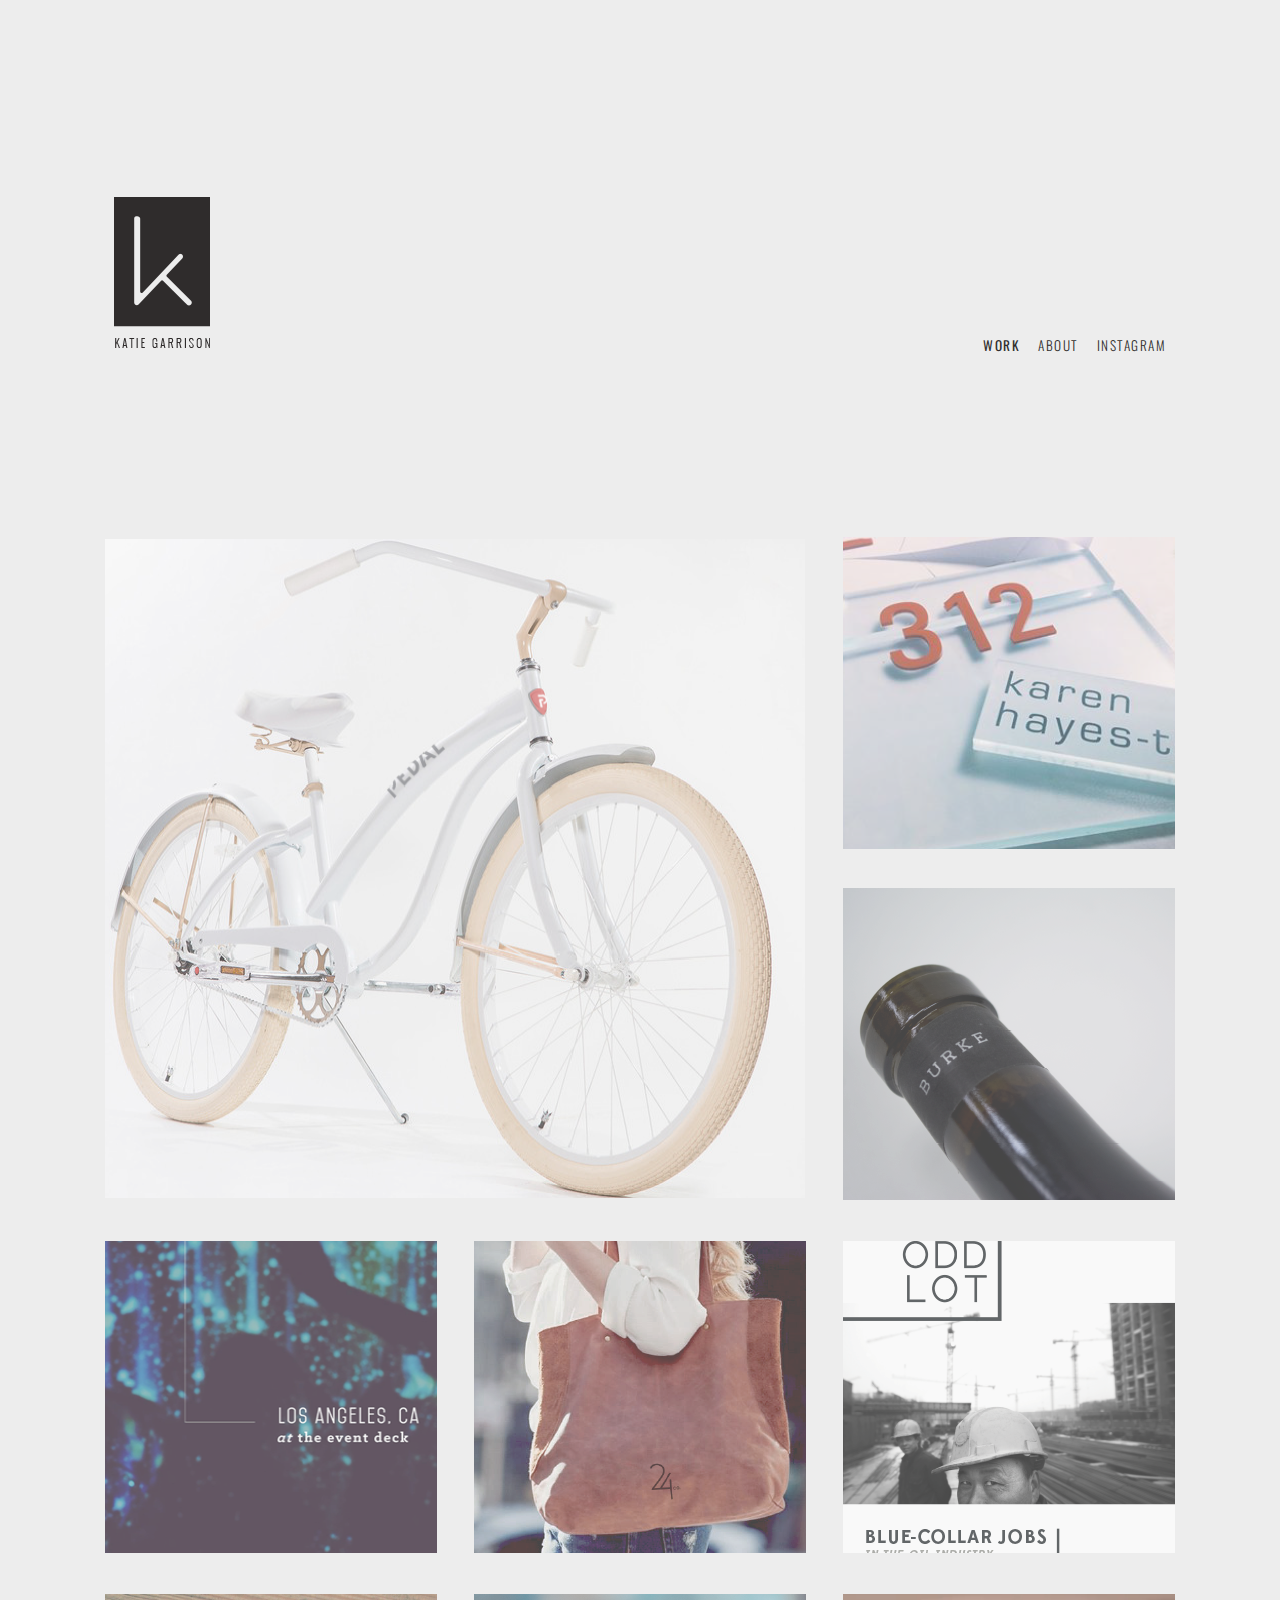
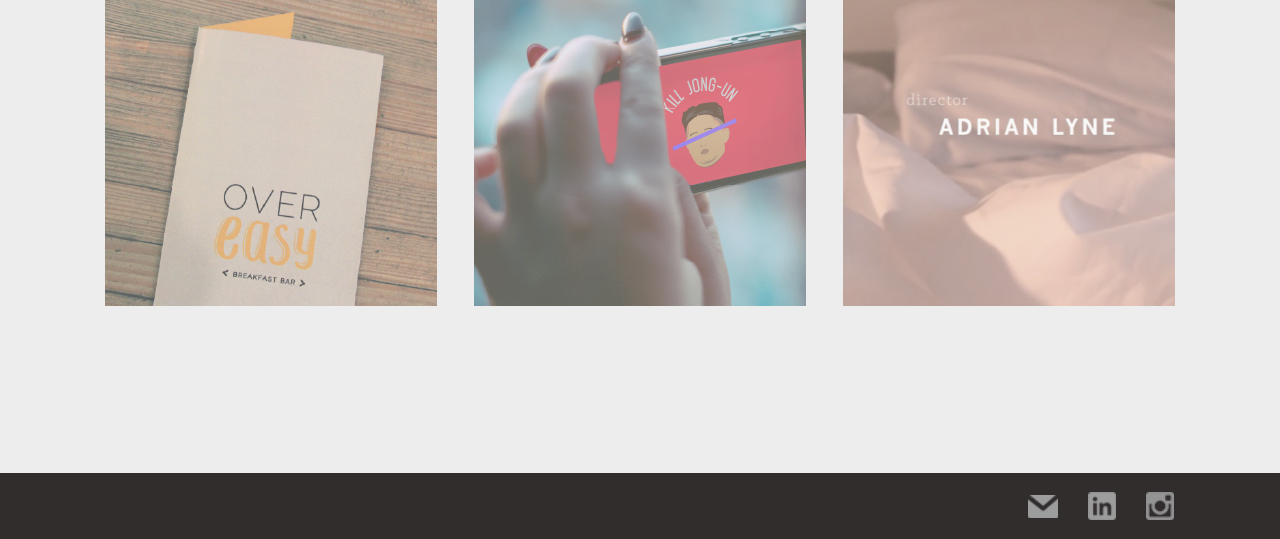
<file: index.html>
<!DOCTYPE html>
<html>
    <head>
        <title>Work</title>
        <link rel="apple-touch-icon" sizes="57x57" href="/apple-touch-icon-57x57.png">
        <link rel="apple-touch-icon" sizes="60x60" href="/apple-touch-icon-60x60.png">
        <link rel="apple-touch-icon" sizes="72x72" href="/apple-touch-icon-72x72.png">
        <link rel="apple-touch-icon" sizes="76x76" href="/apple-touch-icon-76x76.png">
        <link rel="apple-touch-icon" sizes="114x114" href="/apple-touch-icon-114x114.png">
        <link rel="apple-touch-icon" sizes="120x120" href="/apple-touch-icon-120x120.png">
        <link rel="apple-touch-icon" sizes="144x144" href="/apple-touch-icon-144x144.png">
        <link rel="apple-touch-icon" sizes="152x152" href="/apple-touch-icon-152x152.png">
        <link rel="apple-touch-icon" sizes="180x180" href="/apple-touch-icon-180x180.png">
        <link rel="icon" type="image/png" href="/favicon-32x32.png" sizes="32x32">
        <link rel="icon" type="image/png" href="/android-chrome-192x192.png" sizes="192x192">
        <link rel="icon" type="image/png" href="/favicon-96x96.png" sizes="96x96">
        <link rel="icon" type="image/png" href="/favicon-16x16.png" sizes="16x16">
        <link rel="manifest" href="/manifest.json">
        <link rel="mask-icon" href="/safari-pinned-tab.svg" color="#2f2c2c">
        <meta name="msapplication-TileColor" content="#ffc40d">
        <meta name="msapplication-TileImage" content="/mstile-144x144.png">
        <meta name="theme-color" content="#ffffff">
        <link href="http://fonts.googleapis.com/css?family=Oswald:300" rel="stylesheet" type="text/css">
        <link rel="stylesheet" href="./CSS/general.css" type="text/css">
        <link rel="stylesheet" href="./CSS/index.css" type="text/css">
    </head>
    
    <body>
        <div id="page">
            <table id="center-table">
                <!-- Top page links. -->
                <tr id="page-links">
                    <!-- Logo/Work link -->
                    <td id="logo">
                        <a href="./index.html"><img src="./Resources/Images/personal_logo.png" alt=""></a>
                    </td>

                    <!-- Remaining page links. They are reversed due to the float: right in the css. -->
                    <td colspan="2" id="other-links">
                        <a href="https://instagram.com/ktgarr/">Instagram</a>
                        <a href="./about.html">About</a>
                        <a href="./index.html"><b>Work</b></a>
                    </td>
                </tr>
                
                <!-- Pedal, Wayfinding, and Burke -->
                <tr>
                    <td colspan="2">
                        <a href="./pedal.html"><img src="./Resources/Images/Index/pedal.png" alt="" id="large-img" class="img-blur"></a>
                    </td>
                    <td>
                        <a href="./wayfinding.html"><img src="./Resources/Images/Index/wayfinding.png" alt="" id="top-img" class="small-img small-img-right img-blur"></a>
                        <a href="./burke.html"><img src="./Resources/Images/Index/burke.png" alt="" class="small-img small-img-right img-blur"></a>
                    </td>
                </tr>
                
                <!-- Void, 24 Co, and Odd Lot -->
                <tr>
                    <td>
                        <a href="./void.html"><img src="./Resources/Images/Index/void.png" alt="" class="small-img small-img-left img-blur"></a>
                    </td>
                    <td>
                        <a href="./24Co.html"><img src="./Resources/Images/Index/24.png" alt="" class="small-img small-img-center img-blur"></a>
                    </td>
                    <td>
                        <a href="./odd-lot.html"><img src="./Resources/Images/Index/oddlot.png" alt="" class="small-img small-img-right img-blur"></a>
                    </td>
                </tr>
                
                <!-- Over Easy, Formula Un, and Lolita -->
                <tr>
                    <td>
                        <a href="./overeasy.html"><img src="./Resources/Images/Index/overeasy.png" alt="" class="small-img small-img-left img-blur"></a>
                    </td>
                    <td>
                        <a href="./kill-jong-un.html"><img src="./Resources/Images/Index/killjongun.png" alt="" class="small-img small-img-center img-blur"></a>
                    </td>
                    <td>
                        <a href="./lolita.html"><img src="./Resources/Images/Index/lolita.png" alt="" class="small-img small-img-right img-blur"></a>
                    </td>
                </tr>
            </table>
            
            <!-- Email, Facebook, and Instagram -->
            <div id="contact-bar">
                <div id="contact-buttons">
                    <a href="https://www.instagram.com/ktgarr/"><img src="./Resources/Images/Index/instagram.png" alt="" id="instagram" class="contact-img-right"></a>
                    <a href="https://www.linkedin.com/in/katiegarrison"><img src="./Resources/Images/Index/linked_in.png" alt="" id="linked-in" class="contact-img-center"></a>
                    <a href="mailto:katiegarrison8@gmail.com"><img src="./Resources/Images/Index/mail.png" alt="" id="mail" class="contact-img-left"></a>
                </div>
            </div>
        </div>
    </body>
</html>
</file>
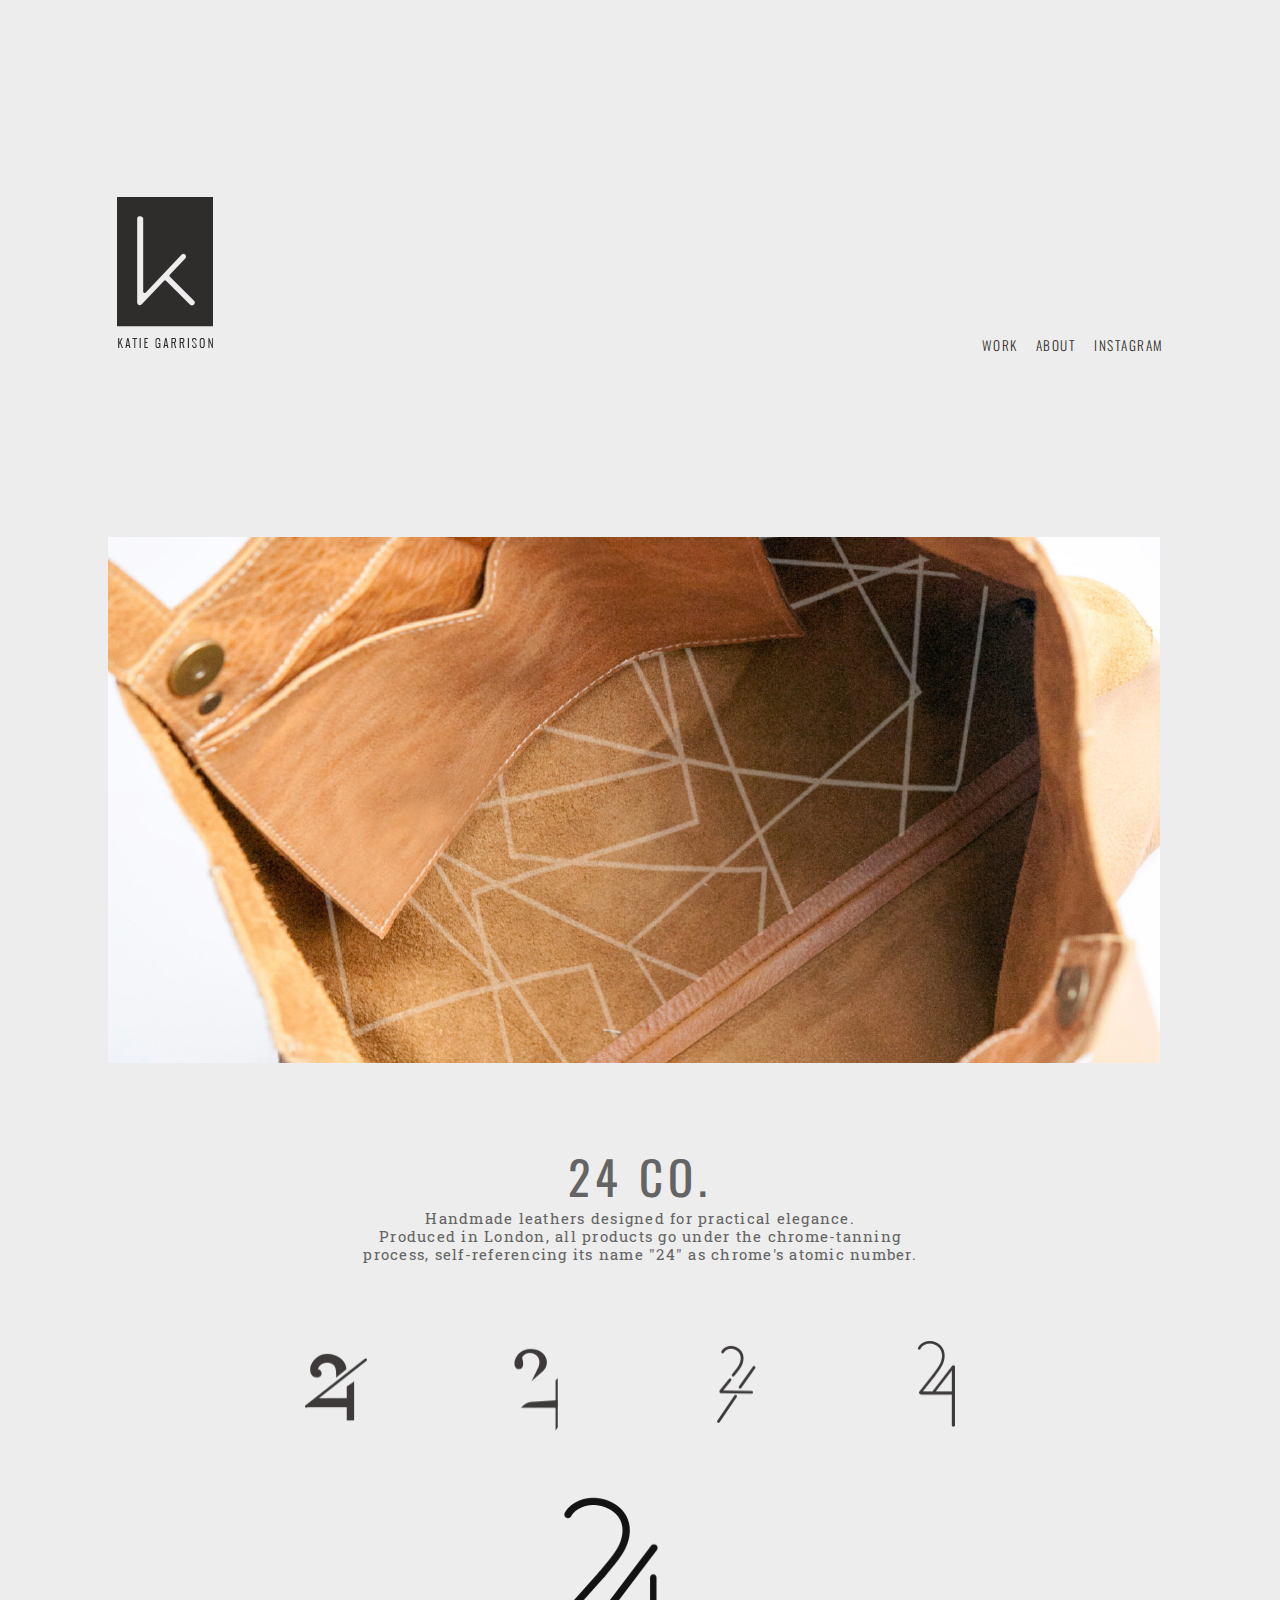
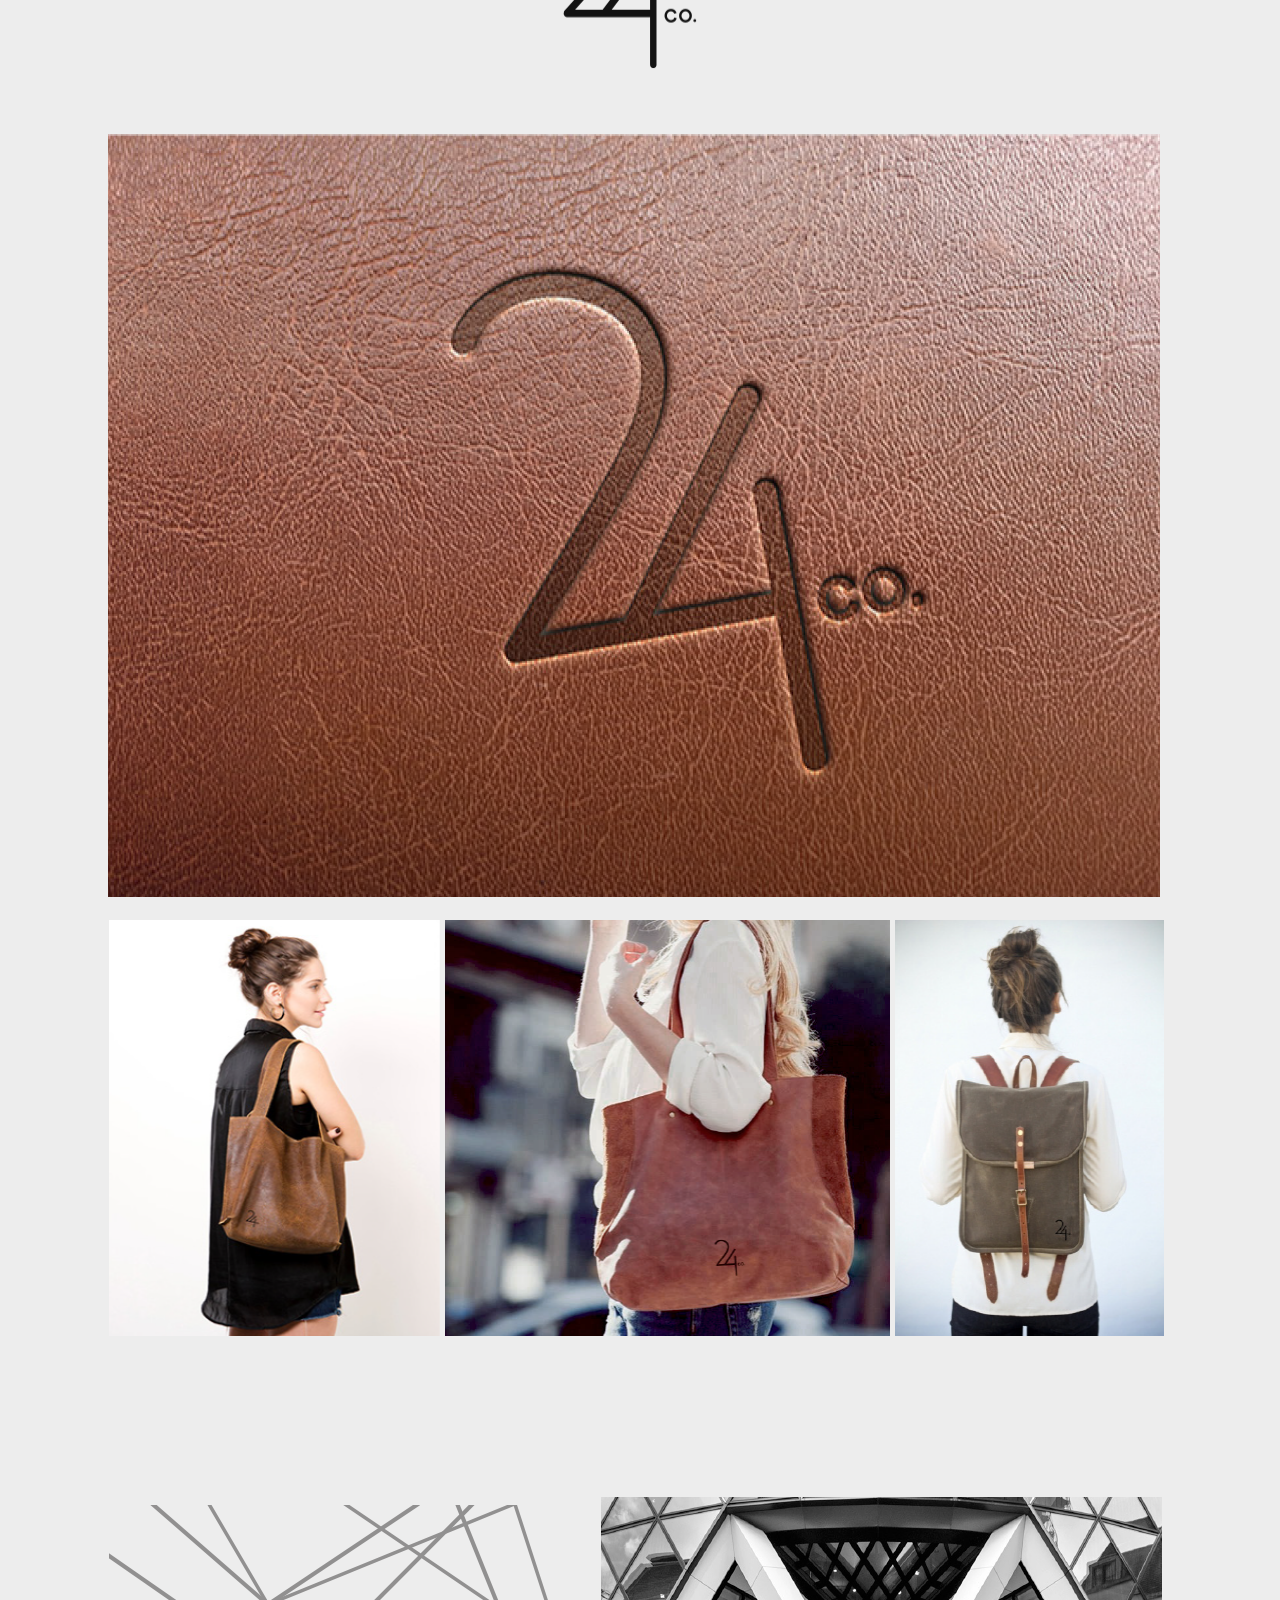
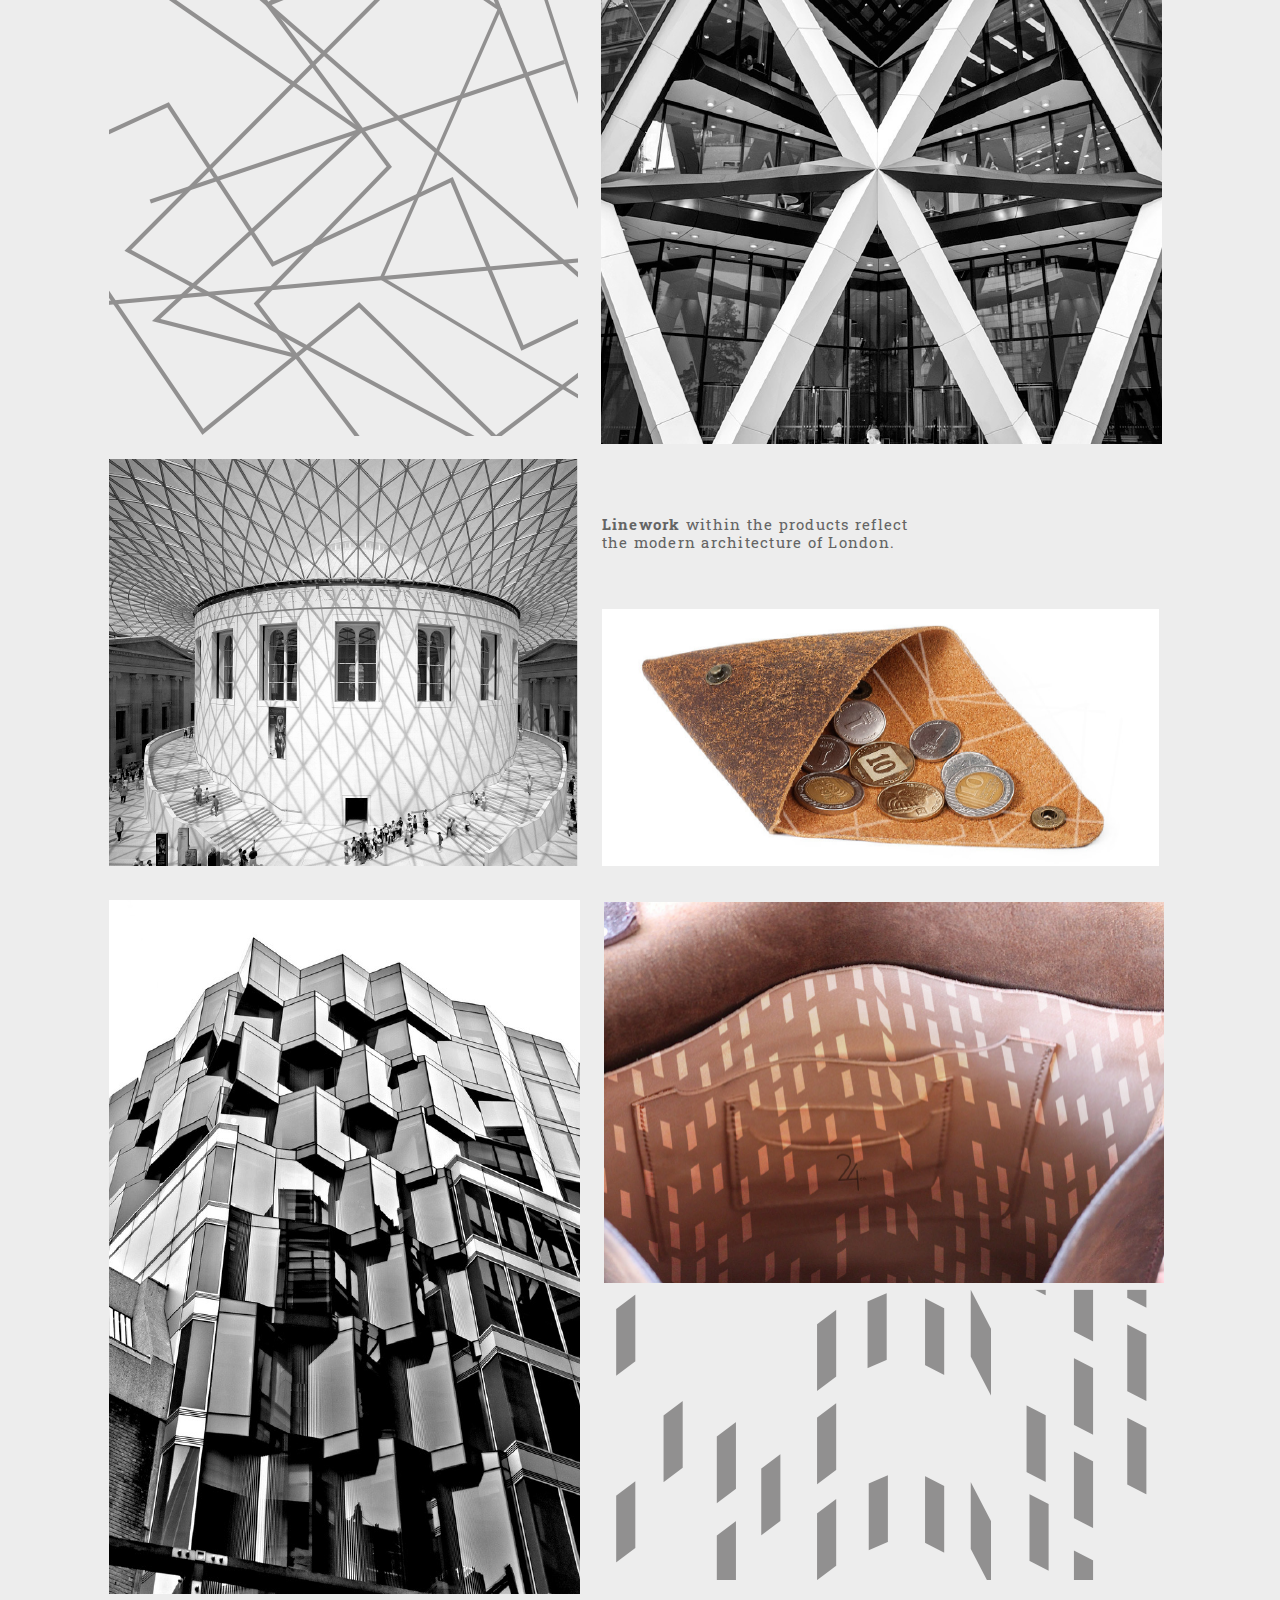
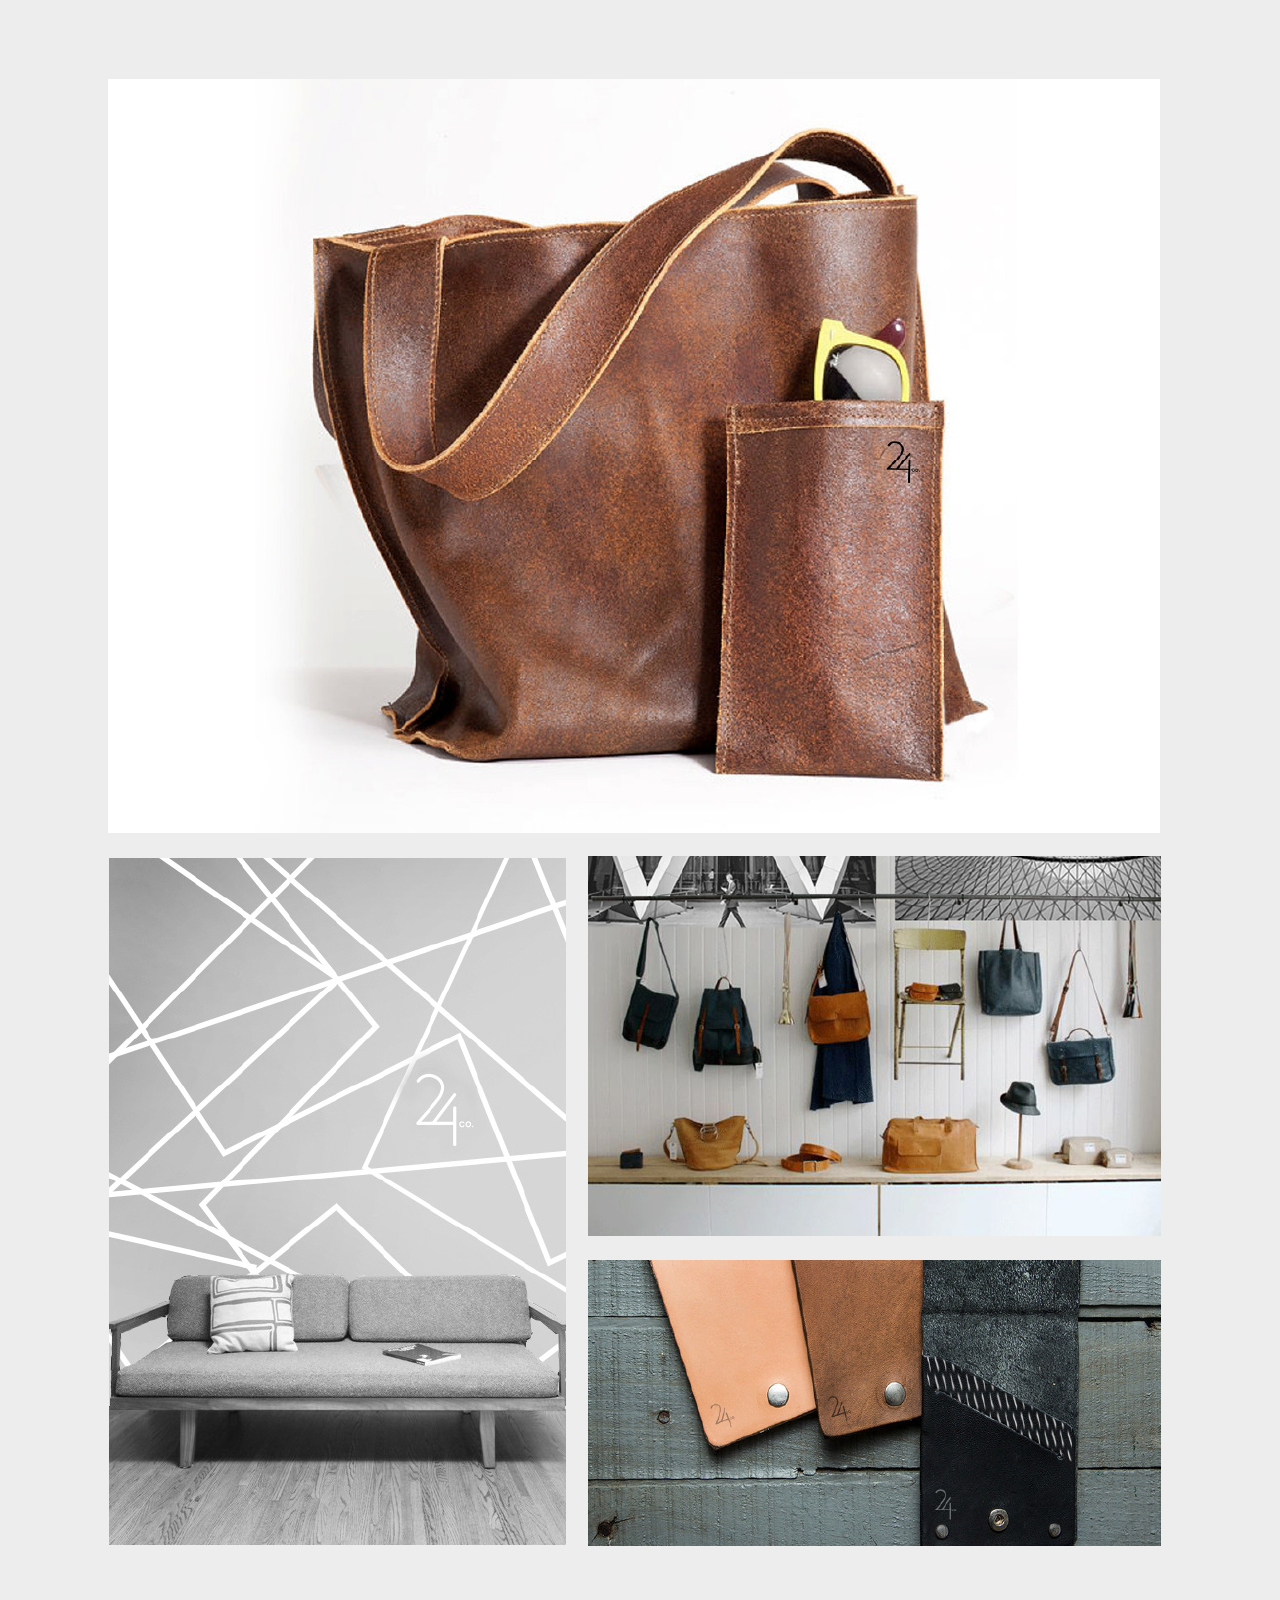
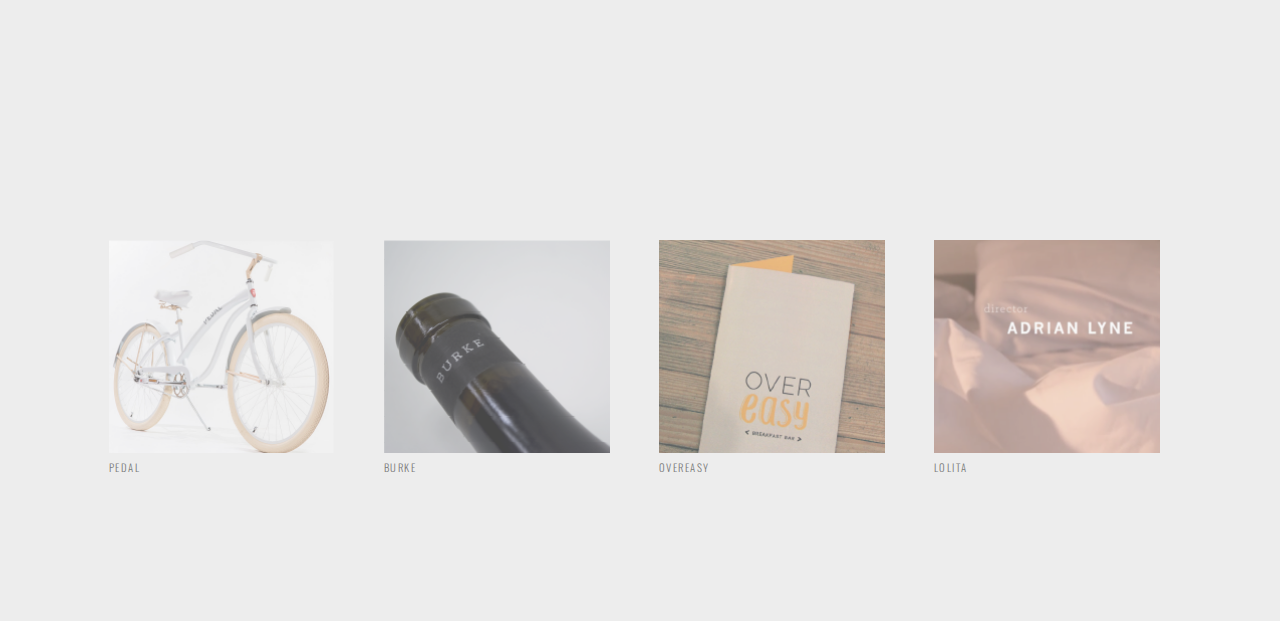
<file: 24Co.html>
<!DOCTYPE html>
<html>
    <head>
        <title>24 Co.</title>
        <link rel="apple-touch-icon" sizes="57x57" href="/apple-touch-icon-57x57.png">
        <link rel="apple-touch-icon" sizes="60x60" href="/apple-touch-icon-60x60.png">
        <link rel="apple-touch-icon" sizes="72x72" href="/apple-touch-icon-72x72.png">
        <link rel="apple-touch-icon" sizes="76x76" href="/apple-touch-icon-76x76.png">
        <link rel="apple-touch-icon" sizes="114x114" href="/apple-touch-icon-114x114.png">
        <link rel="apple-touch-icon" sizes="120x120" href="/apple-touch-icon-120x120.png">
        <link rel="apple-touch-icon" sizes="144x144" href="/apple-touch-icon-144x144.png">
        <link rel="apple-touch-icon" sizes="152x152" href="/apple-touch-icon-152x152.png">
        <link rel="apple-touch-icon" sizes="180x180" href="/apple-touch-icon-180x180.png">
        <link rel="icon" type="image/png" href="/favicon-32x32.png" sizes="32x32">
        <link rel="icon" type="image/png" href="/android-chrome-192x192.png" sizes="192x192">
        <link rel="icon" type="image/png" href="/favicon-96x96.png" sizes="96x96">
        <link rel="icon" type="image/png" href="/favicon-16x16.png" sizes="16x16">
        <link rel="manifest" href="/manifest.json">
        <link rel="mask-icon" href="/safari-pinned-tab.svg" color="#2f2c2c">
        <meta name="msapplication-TileColor" content="#ffc40d">
        <meta name="msapplication-TileImage" content="/mstile-144x144.png">
        <meta name="theme-color" content="#ffffff">
        <link href="http://fonts.googleapis.com/css?family=Oswald:400" rel="stylesheet" type="text/css">
        <link href="http://fonts.googleapis.com/css?family=Oswald:300" rel="stylesheet" type="text/css">
        <link href="https://fonts.googleapis.com/css?family=Roboto+Slab:300" rel="stylesheet" type="text/css">
        <link href="./CSS/general.css" rel="stylesheet" type="text/css">
        <link href="./CSS/24Co.css" rel="stylesheet" type="text/css">
    </head>
    
    <body>
        <div id="page">
            <table id="center-table">
                <!-- Top page links. -->
                <tr id="page-links">
                    <!-- Logo/Work link -->
                    <td id="logo">
                        <a href="./index.html"><img src="./Resources/Images/personal_logo.png" alt=""></a>
                    </td>

                    <!-- Remaining page links. They are reversed due to the float: right in the css. -->
                    <td id="other-links">
                        <a href="https://instagram.com/ktgarr/">Instagram</a>
                        <a href="./about.html">About</a>
                        <a href="./index.html">Work</a>
                    </td>
                </tr>
                
                <!-- Top image -->
                <tr>
                    <td colspan="2">
                        <img src="./Resources/Images/24Co/top_pic.png" alt="" id="top-image">
                    </td>
                </tr>
                
                <!-- Intro text -->
                <tr>
                    <td colspan="2">
                        <p id="header-text"><tag id="title-text">24 Co.</tag><br><tag class="gen-text">Handmade leathers designed for practical elegance.<br>Produced in London, all products go under the chrome-tanning<br>process, self-referencing its name "24" as chrome's atomic number.</tag></p>
                    </td>
                </tr>
                
                <!-- Logo process -->
                <tr>
                    <td colspan="2">
                        <img src="./Resources/Images/24Co/logo_process.png" alt="" id="logo-process">
                    </td>
                </tr>
                
                <!-- Leather -->
                <tr>
                    <td colspan="2">
                        <img src="./Resources/Images/24Co/leather.png" alt="" id="leather">
                    </td>
                </tr>
                
                <!-- Model images -->
                <tr>
                    <td colspan="2">
                        <table class="inner-table">
                            <tr>
                                <td>
                                    <img src="./Resources/Images/24Co/model_1.png" alt="" id="model-one" class="model">
                                </td>
                                <td>
                                    <img src="./Resources/Images/24Co/model_2.png" alt="" id="model-two" class="model">
                                </td>
                                <td>
                                    <img src="./Resources/Images/24Co/model_3.png" alt="" id="model-three" class="model">
                                </td>
                            </tr>
                        </table>
                    </td>
                </tr>
                
                <!-- Patterns and Building one -->
                <tr>
                    <td colspan="2">
                        <table class="inner-table">
                            <tr>
                                <td>
                                    <img src="./Resources/Images/24Co/pattern.png" alt="" id="pattern">
                                </td>
                                <td>
                                    <img src="./Resources/Images/24Co/pic_1.png" alt="" id="building-one">
                                </td>
                            </tr>
                        </table>
                    </td>
                </tr>
                
                <!-- Building two, description, and Coins -->
                <tr>
                    <td colspan="2">
                        <table class="inner-table">
                            <tr>
                                <td>
                                    <img src="./Resources/Images/24Co/pic_2.png" alt="" id="building-two">
                                </td>
                                <td>
                                    <table class="inner-table">
                                        <tr>
                                            <td>
                                                <p id="linework-text"><tag class="gen-text"><b>Linework</b> within the products reflect<br>the modern architecture of London.</tag></p>
                                            </td>
                                        </tr>
                                        <tr>
                                            <td>
                                                <img src="./Resources/Images/24Co/pic_3.png" alt="" id="coins">
                                            </td>
                                        </tr>
                                    </table>
                                </td>
                            </tr>
                        </table>
                    </td>
                </tr>
                
                <!-- Building three, Inner purse, Lines -->
                <tr>
                    <td colspan="2">
                        <table class="inner-table">
                            <tr>
                                <td>
                                    <img src="./Resources/Images/24Co/pic_5.png" alt="" id="building-three">
                                </td>
                                <td>
                                    <table id="purse-lines-table" class="inner-table">
                                        <tr>
                                            <td>
                                                <img src="./Resources/Images/24Co/pic_4.png" alt="" id="inner-purse">
                                            </td>
                                        </tr>
                                        <tr>
                                            <td>
                                                <img src="./Resources/Images/24Co/lines.png" alt="" id="lines">
                                            </td>
                                        </tr>
                                    </table>
                                </td>
                            </tr>
                        </table>
                    </td>
                </tr>
                
                <!-- Purse -->
                <tr>
                    <td colspan="2">
                        <img src="./Resources/Images/24Co/purse_1.png" alt="" id="purse">
                    </td>
                </tr>
                
                <!-- Walls and Wallets -->
                <tr>
                    <td colspan="2">
                        <table class="inner-table">
                            <td>
                                <img src="./Resources/Images/24Co/wall.png" alt="" id="wall-one">
                            </td>
                            <td>
                                <table class="inner-table">
                                    <tr>
                                        <td>
                                            <img src="./Resources/Images/24Co/wall_2.png" alt="" id="wall-two">
                                        </td>
                                    </tr>
                                    <tr>
                                        <td>
                                            <img src="./Resources/Images/24Co/wallets.png" alt="" id="wallets">
                                        </td>
                                    </tr>
                                </table>
                            </td>
                        </table>
                    </td>
                </tr>
                
                <!-- Other project links -->
                <tr>
                    <td colspan="2">
                        <table class="inner-table">
                            <tr>
                                <td>
                                    <a href="./pedal.html"><img src="./Resources/Images/Links/pedal.png" alt=""  class="bottom-link left-link img-blur"></a>
                                </td>
                                <td>
                                    <a href="./burke.html"><img src="./Resources/Images/Links/burke.png" alt="" class="bottom-link middle-link img-blur"></a>
                                </td>
                                <td>
                                    <a href="./overeasy.html"><img src="./Resources/Images/Links/Overeasy.png" alt="" class="bottom-link middle-link img-blur"></a>
                                </td>
                                <td>
                                    <a href="./lolita.html"><img src="./Resources/Images/Links/Lolita.png" alt="" class="bottom-link right-link img-blur"></a>
                                </td>
                            </tr>
                            <tr>
                                <td>
                                    <p class="bottom-link-text left-link">Pedal</p>
                                </td>
                                <td>
                                    <p class="bottom-link-text middle-link">Burke</p>
                                </td>
                                <td>
                                    <p class="bottom-link-text middle-link">Overeasy</p>
                                </td>
                                <td>
                                    <p class="bottom-link-text right-link">Lolita</p>
                                </td>
                            </tr>
                        </table>
                    </td>
                </tr>
            </table>
        </div>
    </body>
</html>
</file>
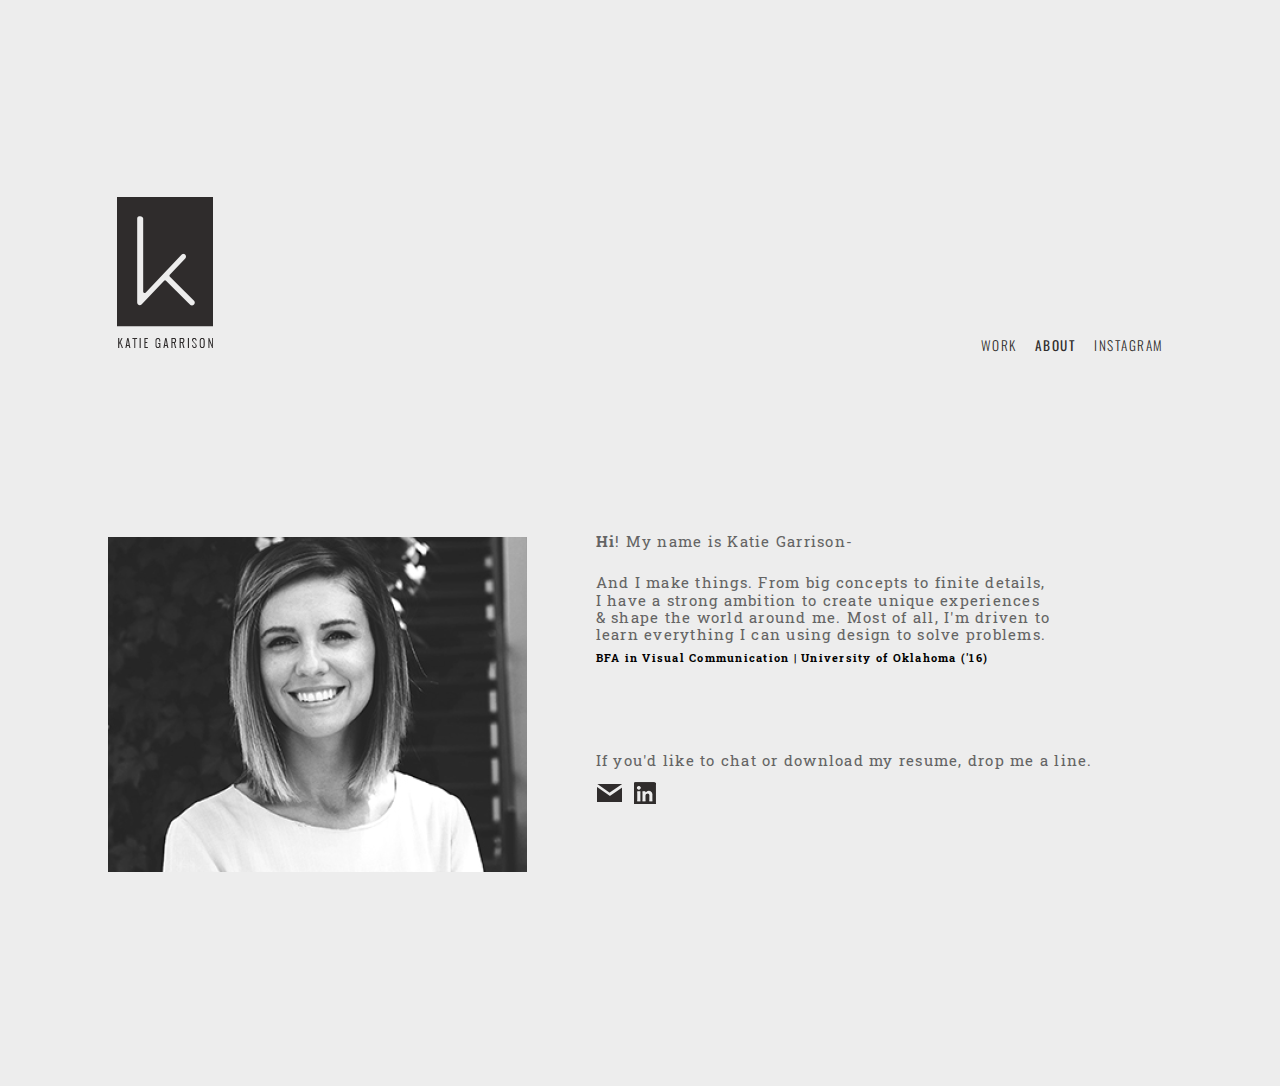
<file: about.html>
<!DOCTYPE html>
<html>
    <head>
        <title>About</title>
        <link rel="apple-touch-icon" sizes="57x57" href="/apple-touch-icon-57x57.png">
        <link rel="apple-touch-icon" sizes="60x60" href="/apple-touch-icon-60x60.png">
        <link rel="apple-touch-icon" sizes="72x72" href="/apple-touch-icon-72x72.png">
        <link rel="apple-touch-icon" sizes="76x76" href="/apple-touch-icon-76x76.png">
        <link rel="apple-touch-icon" sizes="114x114" href="/apple-touch-icon-114x114.png">
        <link rel="apple-touch-icon" sizes="120x120" href="/apple-touch-icon-120x120.png">
        <link rel="apple-touch-icon" sizes="144x144" href="/apple-touch-icon-144x144.png">
        <link rel="apple-touch-icon" sizes="152x152" href="/apple-touch-icon-152x152.png">
        <link rel="apple-touch-icon" sizes="180x180" href="/apple-touch-icon-180x180.png">
        <link rel="icon" type="image/png" href="/favicon-32x32.png" sizes="32x32">
        <link rel="icon" type="image/png" href="/android-chrome-192x192.png" sizes="192x192">
        <link rel="icon" type="image/png" href="/favicon-96x96.png" sizes="96x96">
        <link rel="icon" type="image/png" href="/favicon-16x16.png" sizes="16x16">
        <link rel="manifest" href="/manifest.json">
        <link rel="mask-icon" href="/safari-pinned-tab.svg" color="#2f2c2c">
        <meta name="msapplication-TileColor" content="#ffc40d">
        <meta name="msapplication-TileImage" content="/mstile-144x144.png">
        <meta name="theme-color" content="#ffffff">
        <link href="http://fonts.googleapis.com/css?family=Oswald:300" rel="stylesheet" type="text/css">
        <link href="https://fonts.googleapis.com/css?family=Roboto+Slab:300" rel="stylesheet" type="text/css">
        <link href="./CSS/general.css" rel="stylesheet" type="text/css">
        <link href="./CSS/about.css" rel="stylesheet" type="text/css">
    </head>
    
    <body>
        <div id="page">
            <table id="center-table">
                <!-- Top page links. -->
                <tr id="page-links">
                    <!-- Logo/Work link -->
                    <td id="logo">
                        <a href="./index.html"><img src="./Resources/Images/personal_logo.png" alt=""></a>
                    </td>

                    <!-- Remaining page links. They are reversed due to the float: right in the css. -->
                    <td id="other-links">
                        <a href="https://instagram.com/ktgarr/">Instagram</a>
                        <a href="./about.html"><b>About</b></a>
                        <a href="./index.html">Work</a>
                    </td>
                </tr>
                
                <!-- Picture and the about text -->
                <tr>
                    <td>
                        <img src="./Resources/Images/About/me.png" alt="" id="about-me">
                    </td>
                    <td>
                        <table class="inner-table">
                            <tr>
                                <td>
                                    <p id="intro-text" class="gen-text"><b>Hi</b>! My name is Katie Garrison-</p>
                                </td>
                            </tr>
                            <tr>
                                <td>
                                    <p id="about-me-text" class="gen-text">And I make things. From big concepts to finite details,<br>I have a strong ambition to create unique experiences<br>&amp; shape the world around me. Most of all, I'm driven to<br>learn everything I can using design to solve problems.</p>
                                </td>
                            </tr>
                            <tr>
                                <td>
                                    <p id="education-text"><b>BFA in Visual Communication | University of Oklahoma ('16)</b></p>
                                </td>
                            </tr>
                            <tr>
                                <td>
                                    <p id="closing-text" class="gen-text">If you'd like to chat or download my resume, drop me a line.</p>
                                </td>
                            </tr>
                            <tr>
                                <td>
                                    <table id="contact-buttons" class="inner-table">
                                        <td>
                                            <a href="mailto:katiegarrison8@gmail.com"><img src="./Resources/Images/About/mail_icon.png" alt="" id="mail"></a>
                                        </td>
                                        <td>
                                            <a href="https://www.linkedin.com/in/katiegarrison"><img src="./Resources/Images/About/linked_in.png" alt="" id="linked-in"></a>
                                        </td>
                                    </table>
                                </td>
                            </tr>
                        </table>
                    </td>
                </tr>
            </table>
        </div>
    </body>
</html>
</file>
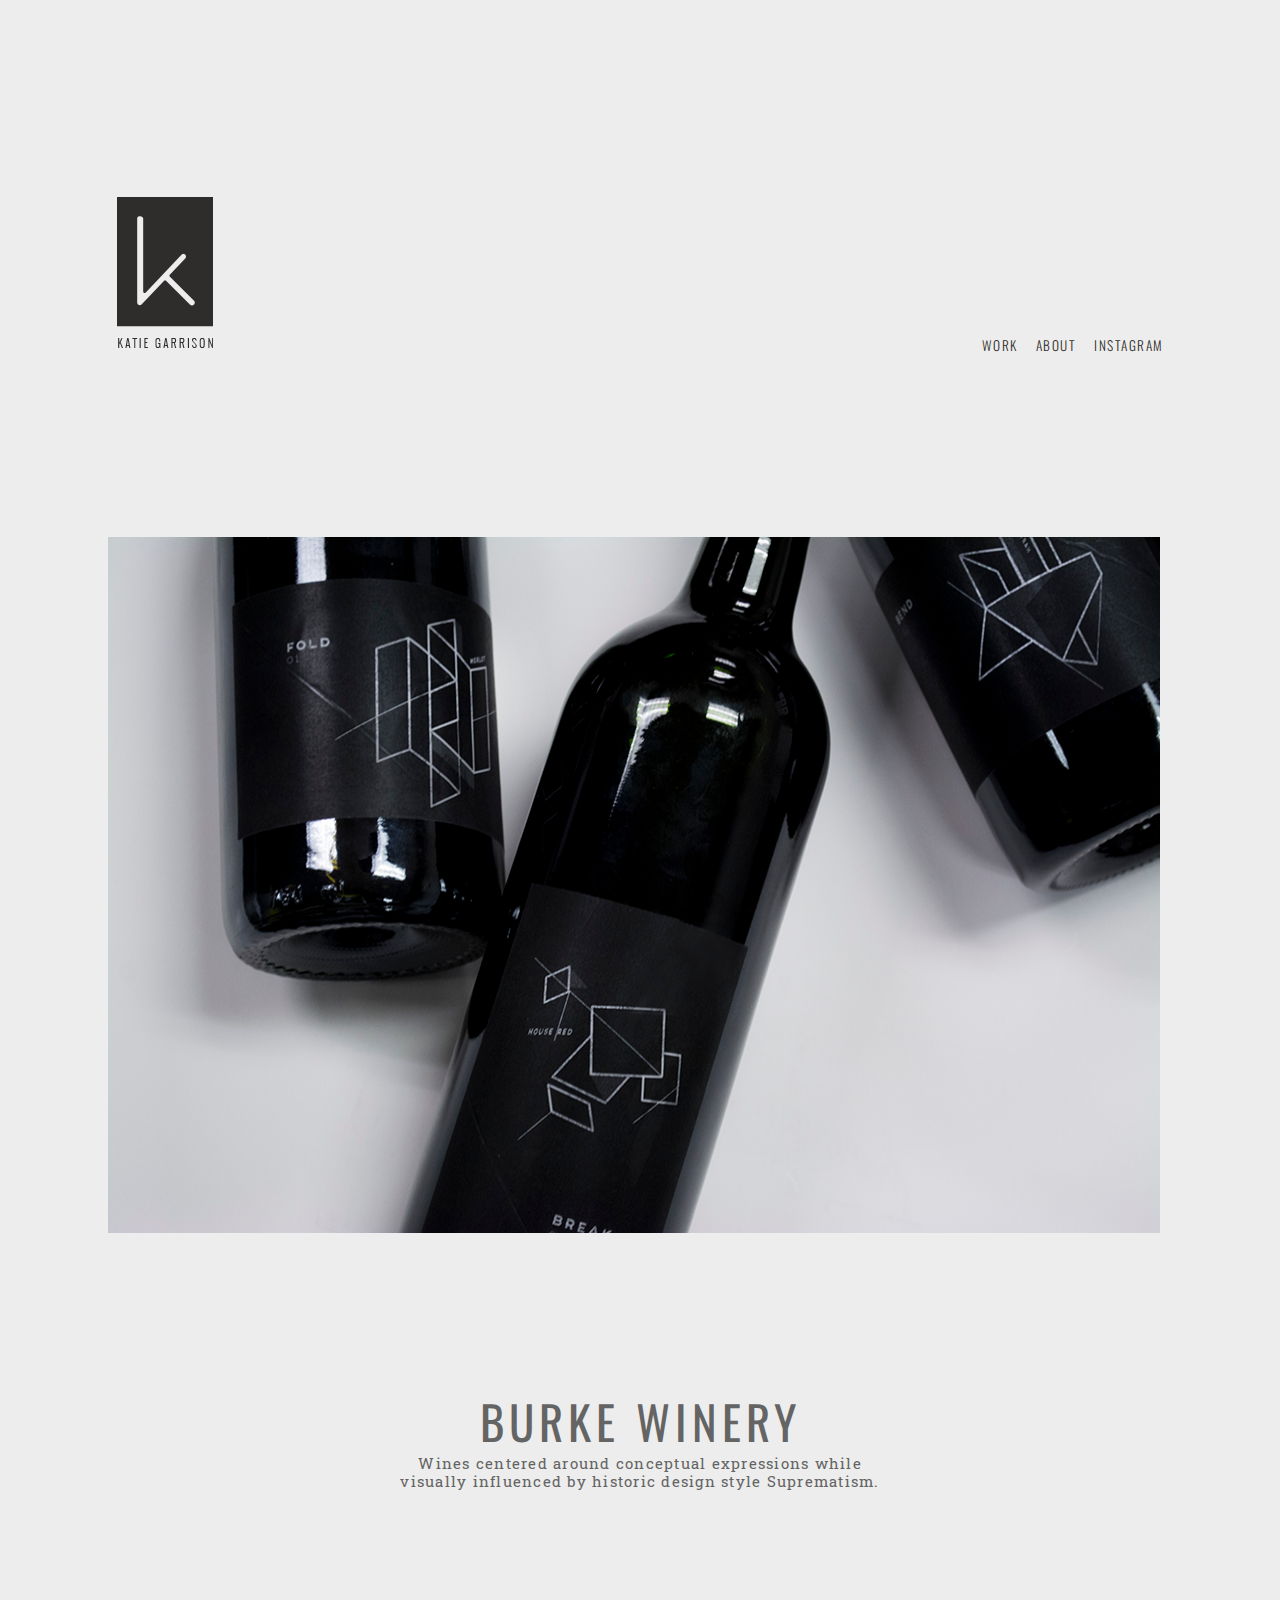
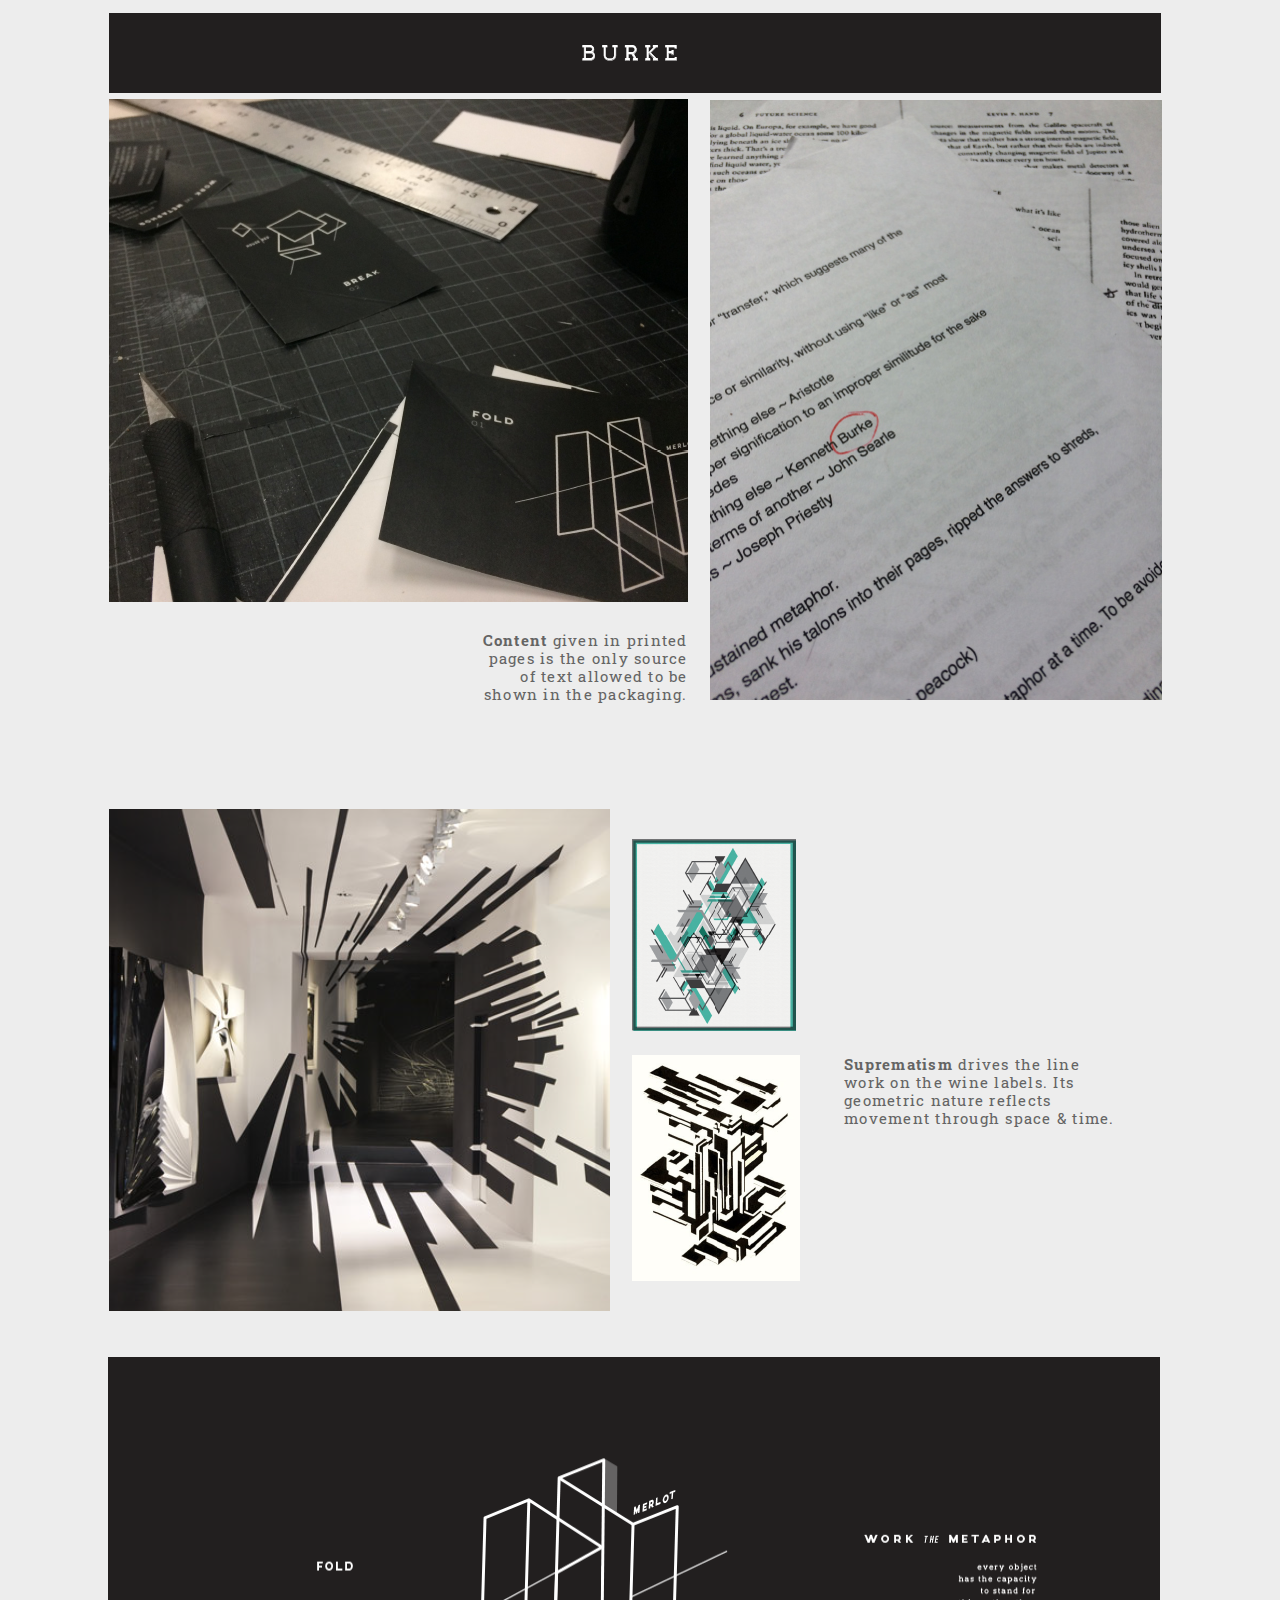
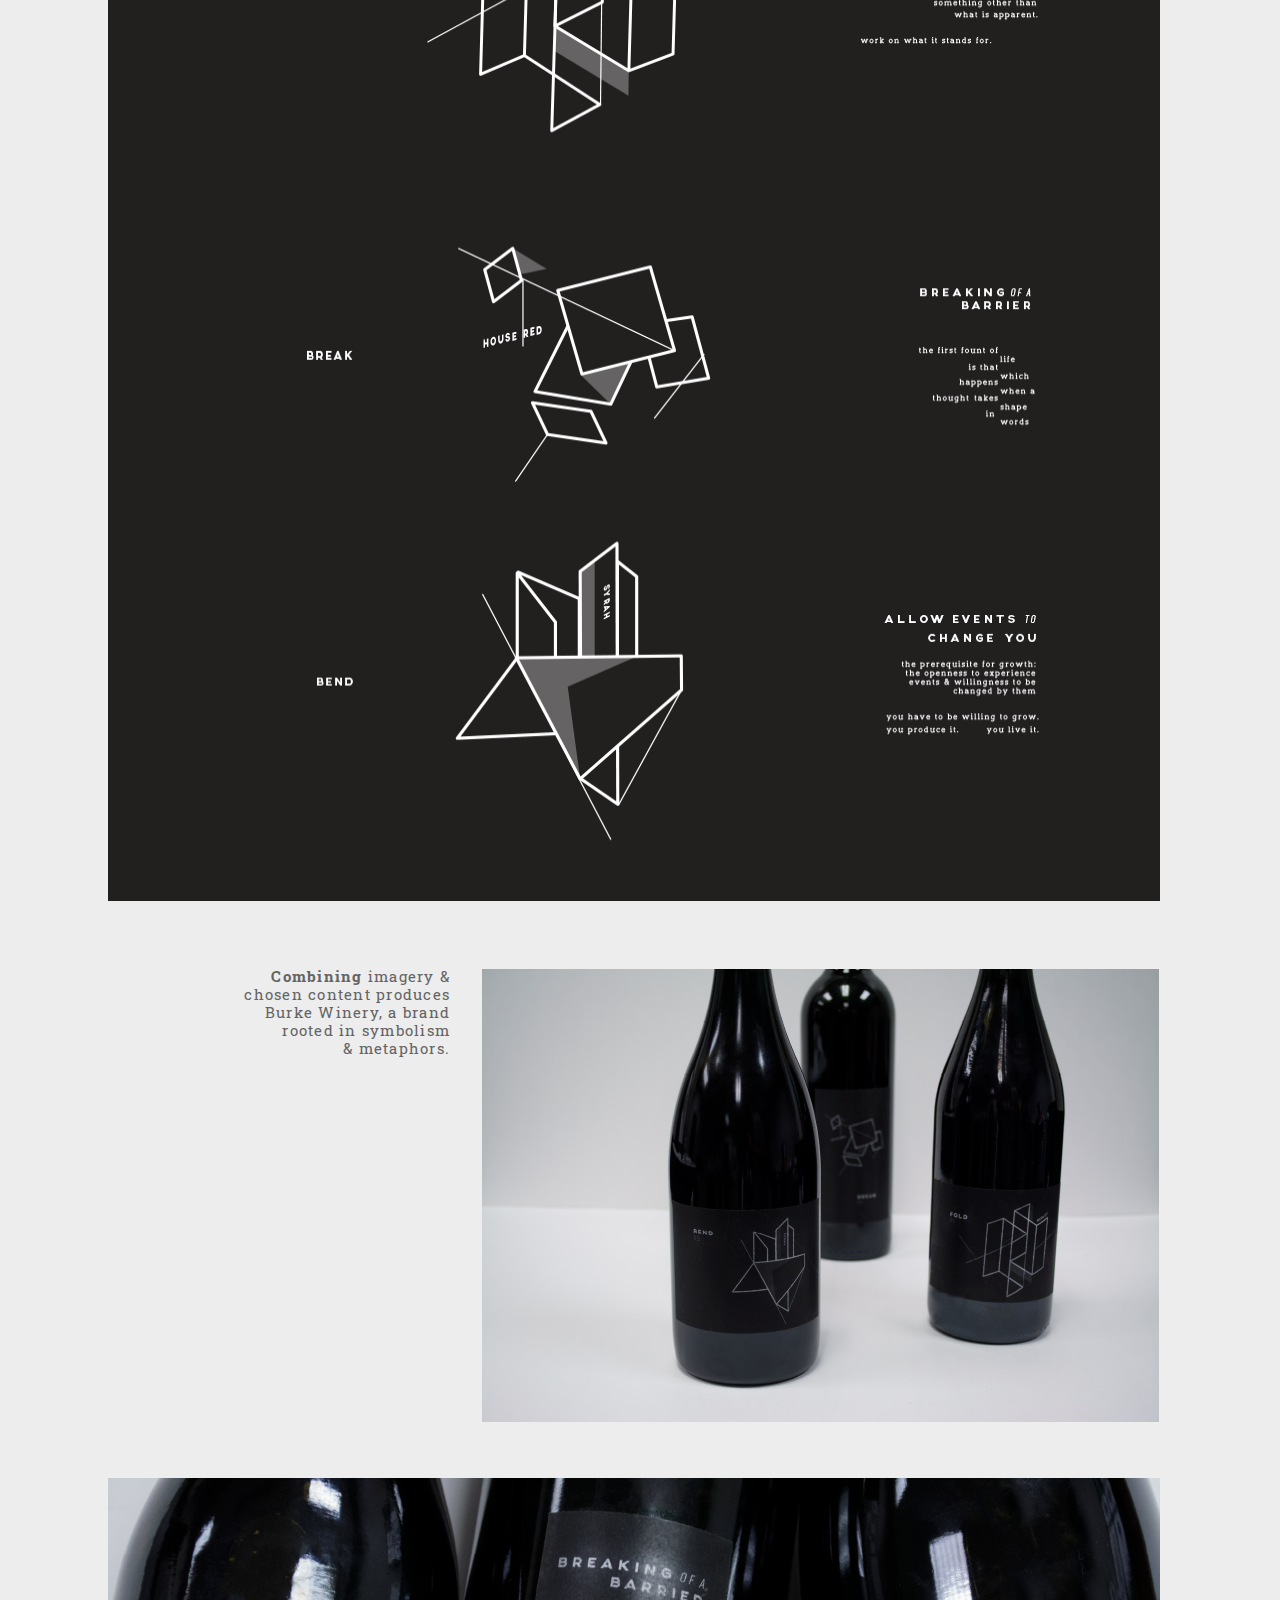
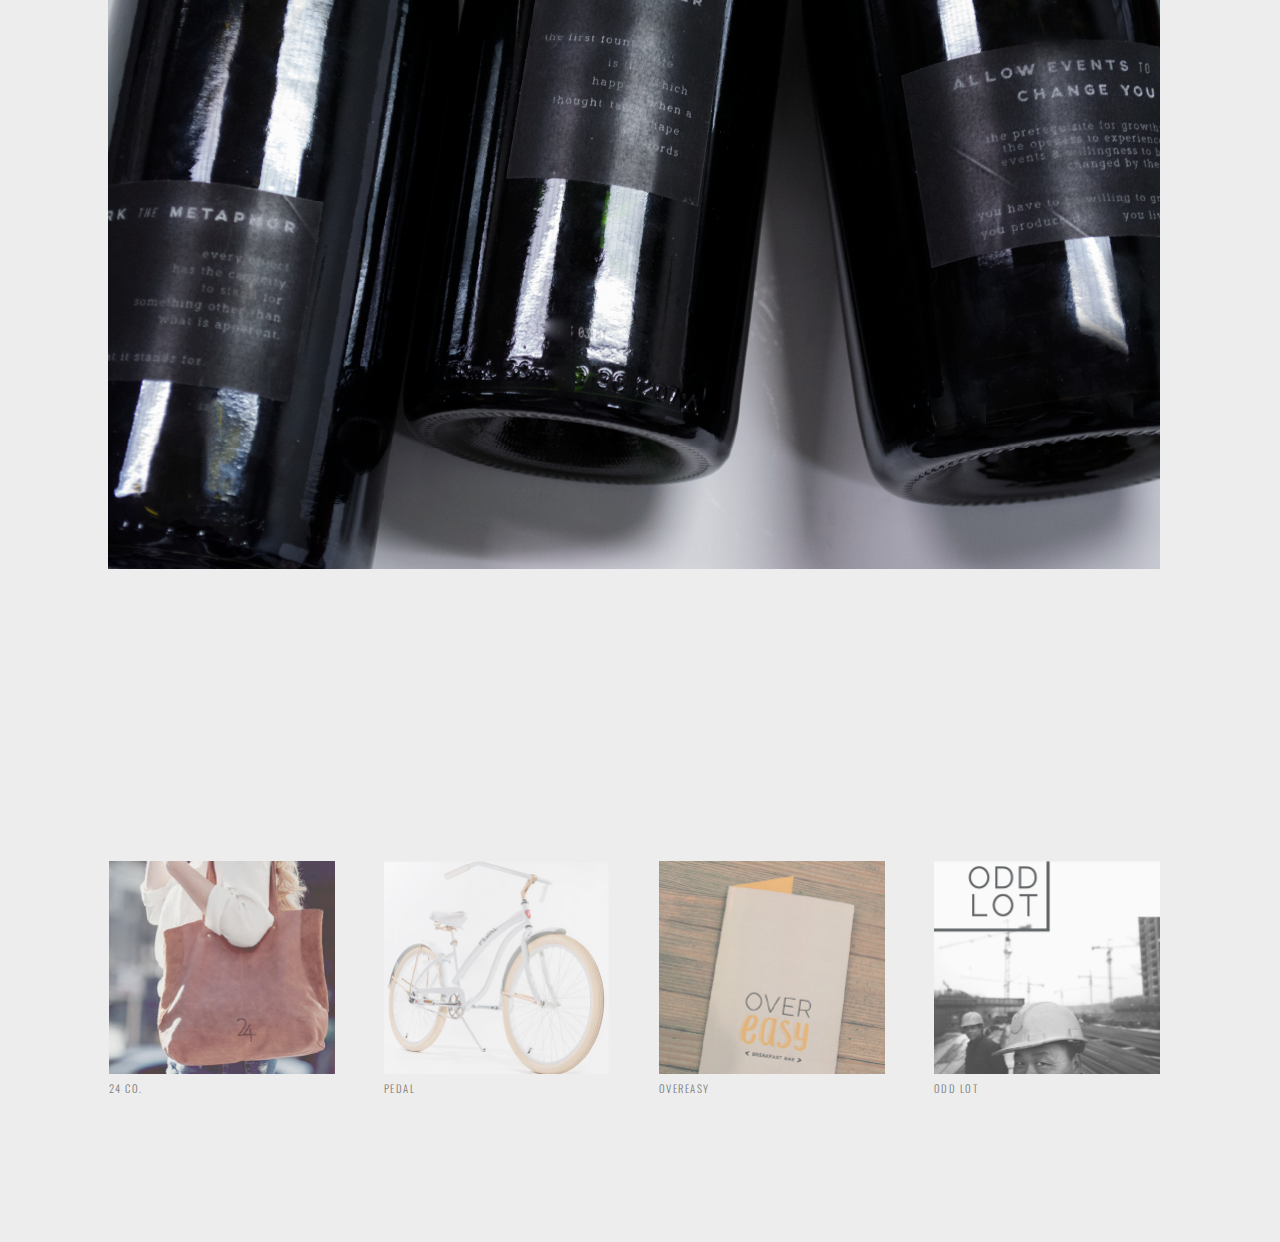
<file: burke.html>
<!DOCTYPE html>
<html>
    <head>
        <title>Burke</title>
        <link rel="apple-touch-icon" sizes="57x57" href="/apple-touch-icon-57x57.png">
        <link rel="apple-touch-icon" sizes="60x60" href="/apple-touch-icon-60x60.png">
        <link rel="apple-touch-icon" sizes="72x72" href="/apple-touch-icon-72x72.png">
        <link rel="apple-touch-icon" sizes="76x76" href="/apple-touch-icon-76x76.png">
        <link rel="apple-touch-icon" sizes="114x114" href="/apple-touch-icon-114x114.png">
        <link rel="apple-touch-icon" sizes="120x120" href="/apple-touch-icon-120x120.png">
        <link rel="apple-touch-icon" sizes="144x144" href="/apple-touch-icon-144x144.png">
        <link rel="apple-touch-icon" sizes="152x152" href="/apple-touch-icon-152x152.png">
        <link rel="apple-touch-icon" sizes="180x180" href="/apple-touch-icon-180x180.png">
        <link rel="icon" type="image/png" href="/favicon-32x32.png" sizes="32x32">
        <link rel="icon" type="image/png" href="/android-chrome-192x192.png" sizes="192x192">
        <link rel="icon" type="image/png" href="/favicon-96x96.png" sizes="96x96">
        <link rel="icon" type="image/png" href="/favicon-16x16.png" sizes="16x16">
        <link rel="manifest" href="/manifest.json">
        <link rel="mask-icon" href="/safari-pinned-tab.svg" color="#2f2c2c">
        <meta name="msapplication-TileColor" content="#ffc40d">
        <meta name="msapplication-TileImage" content="/mstile-144x144.png">
        <meta name="theme-color" content="#ffffff">
        <link href="http://fonts.googleapis.com/css?family=Oswald:400" rel="stylesheet" type="text/css">
        <link href="http://fonts.googleapis.com/css?family=Oswald:300" rel="stylesheet" type="text/css">
        <link href='https://fonts.googleapis.com/css?family=Roboto+Slab:300' rel='stylesheet' type='text/css'>
        <link href="./CSS/general.css" rel="stylesheet" type="text/css">
        <link href="./CSS/burke.css" rel="stylesheet" type="text/css">
    </head>
    
    <body>
        <div id="page">
            <table id="center-table">
                <!-- Top page links. -->
                <tr id="page-links">
                    <!-- Logo/Work link -->
                    <td id="logo">
                        <a href="./index.html"><img src="./Resources/Images/personal_logo.png" alt=""></a>
                    </td>

                    <!-- Remaining page links. They are reversed due to the float: right in the css. -->
                    <td id="other-links">
                        <a href="https://instagram.com/ktgarr/">Instagram</a>
                        <a href="./about.html">About</a>
                        <a href="./index.html">Work</a>
                    </td>
                </tr>
                
                <!-- Top image -->
                <tr>
                    <td colspan="2">
                        <img src="./Resources/Images/Burke/top_pic.png" alt="" id="top-image">
                    </td>
                </tr>
                
                <!-- Intro text -->
                <tr>
                    <td colspan="2">
                        <p id="header-text"><tag id="title-text">Burke Winery</tag><tag class="gen-text"><br>Wines centered around conceptual expressions while<br>visually influenced by historic design style Suprematism.</tag></p>
                    </td>
                </tr>
                                
                <!-- Burke, Mock-up, Papers, and text -->
                <tr>
                    <td colspan="2">
                        <table class="inner-table">
                            <tr>
                                <td colspan="2">
                                    <img src="./Resources/Images/Burke/burke.png" alt="" id="burke">
                                </td>
                            </tr>
                            <tr>
                                <td>
                                    <img src="./Resources/Images/Burke/physical_mockup.png" alt="" id="mockup">
                                    <p class="text-right" id="burke-text"><tag class="gen-text"><b>Content</b> given in printed<br>pages is the only source<br>of text allowed to be<br>shown in the packaging.</tag></p>
                                </td>
                                <td>
                                    <img src="./Resources/Images/Burke/papers.png" alt="" id="papers">
                                </td>
                            </tr>
                        </table>
                    </td>
                </tr>
                
                <!-- Inspiration images and text -->
                <tr>
                    <td colspan="2">
                        <table class="inner-table">
                            <tr>
                                <td>
                                    <img src="./Resources/Images/Burke/inspiration1.png" alt="" id="insp-one">
                                </td>
                                <td>
                                    <img src="./Resources/Images/Burke/inspiration2.png" alt="" id="insp-two">
                                    <img src="./Resources/Images/Burke/inspiration3.png" alt="" id="insp-three">
                                </td>
                                <td>
                                    <p id="insp-text-align"><tag id="insp-text" class="gen-text"><b>Suprematism</b> drives the line<br>work on the wine labels. Its<br>geometric nature reflects<br>movement through space &amp; time.</tag></p>
                                </td>
                            </tr>
                        </table>
                    </td>
                </tr>
                
                <!-- Labels -->
                <tr>
                    <td colspan="2">
                        <img src="./Resources/Images/Burke/labels.png" alt="" id="labels">
                    </td>
                </tr>
                
                <!-- Text and bottles. -->
                <tr>
                    <td>
                        <p id="bottles-text" class="text-right"><tag class="gen-text"><b>Combining</b> imagery &amp;<br>chosen content produces<br>Burke Winery, a brand<br>rooted in symbolism<br>&amp; metaphors.</tag></p>
                    </td>
                    <td>
                        <img src="./Resources/Images/Burke/3_bottles.png" alt="" id="front-bottles">
                    </td>
                </tr>
                
                <!-- Back of bottles -->
                <tr>
                    <td colspan="2">
                        <img src="./Resources/Images/Burke/back_bottles.png" alt="" id="back-bottles">
                    </td>
                </tr>
                
                <!-- Other project links -->
                <tr>
                    <td colspan="2">
                        <table class="inner-table">
                            <tr>
                                <td>
                                    <a href="./24Co.html"><img src="./Resources/Images/Links/24Co.png" alt=""  class="bottom-link left-link img-blur"></a>
                                </td>
                                <td>
                                    <a href="./pedal.html"><img src="./Resources/Images/Links/pedal.png" alt="" class="bottom-link middle-link img-blur"></a>
                                </td>
                                <td>
                                    <a href="./overeasy.html"><img src="./Resources/Images/Links/Overeasy.png" alt="" class="bottom-link middle-link img-blur"></a>
                                </td>
                                <td>
                                    <a href="./odd-lot.html"><img src="./Resources/Images/Links/Oddlot.png" alt="" class="bottom-link right-link img-blur"></a>
                                </td>
                            </tr>
                            <tr>
                                <td>
                                    <p class="bottom-link-text left-link">24 Co.</p>
                                </td>
                                <td>
                                    <p class="bottom-link-text middle-link">Pedal</p>
                                </td>
                                <td>
                                    <p class="bottom-link-text middle-link">Overeasy</p>
                                </td>
                                <td>
                                    <p class="bottom-link-text right-link">Odd Lot</p>
                                </td>
                            </tr>
                        </table>
                    </td>
                </tr>
            </table>
        </div>
    </body>
</html>
</file>
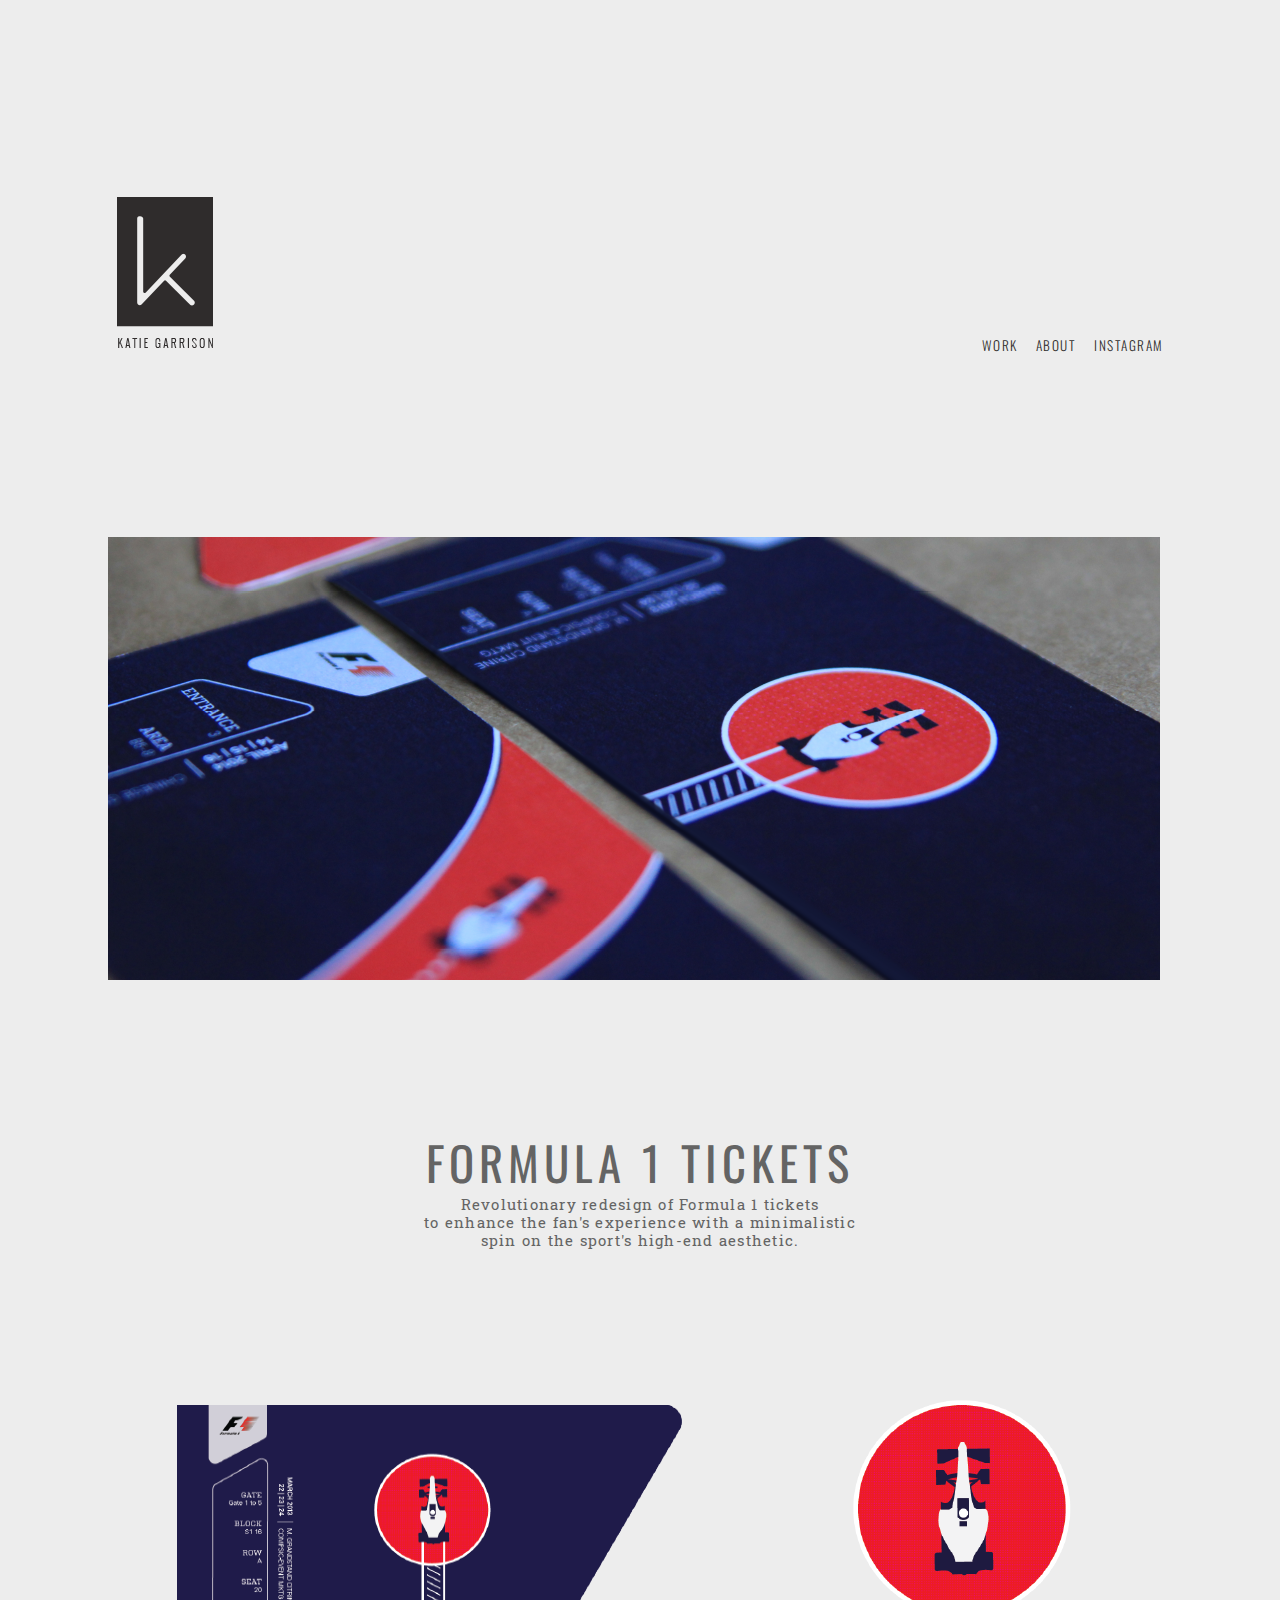
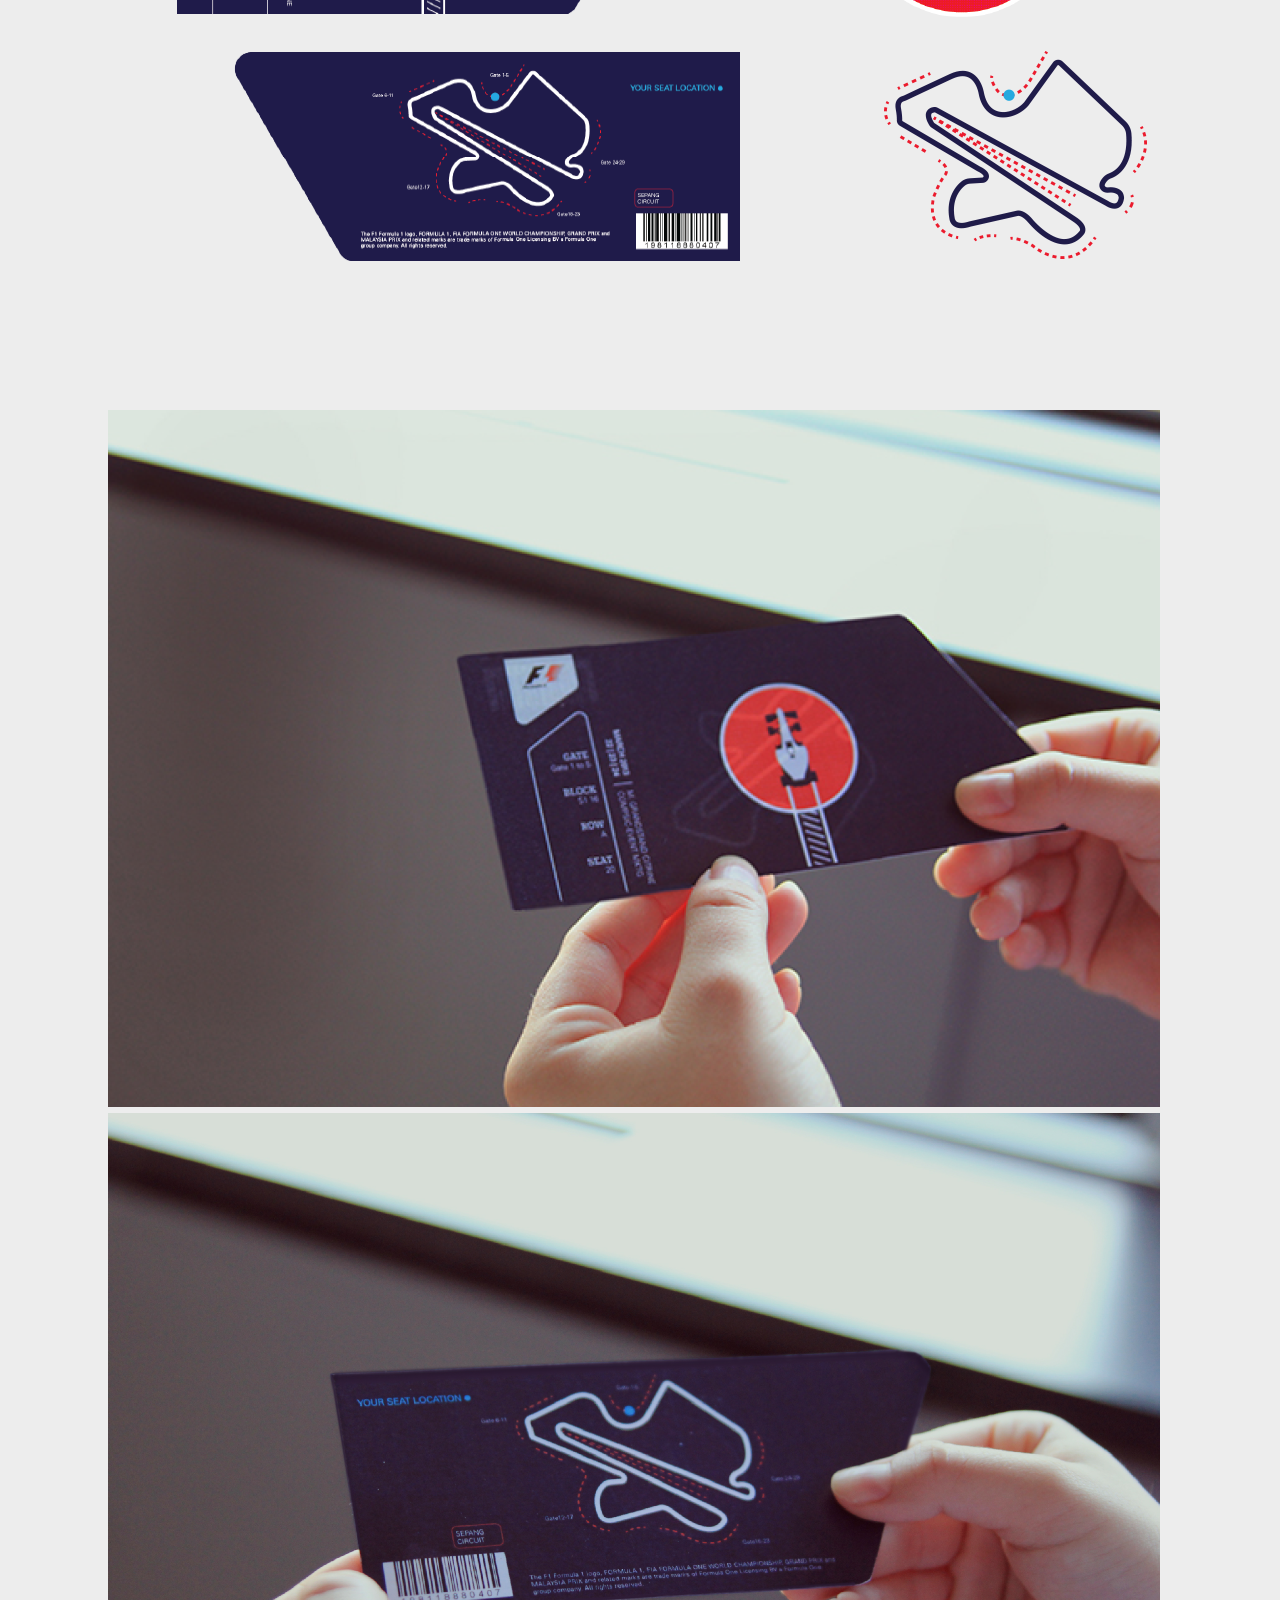
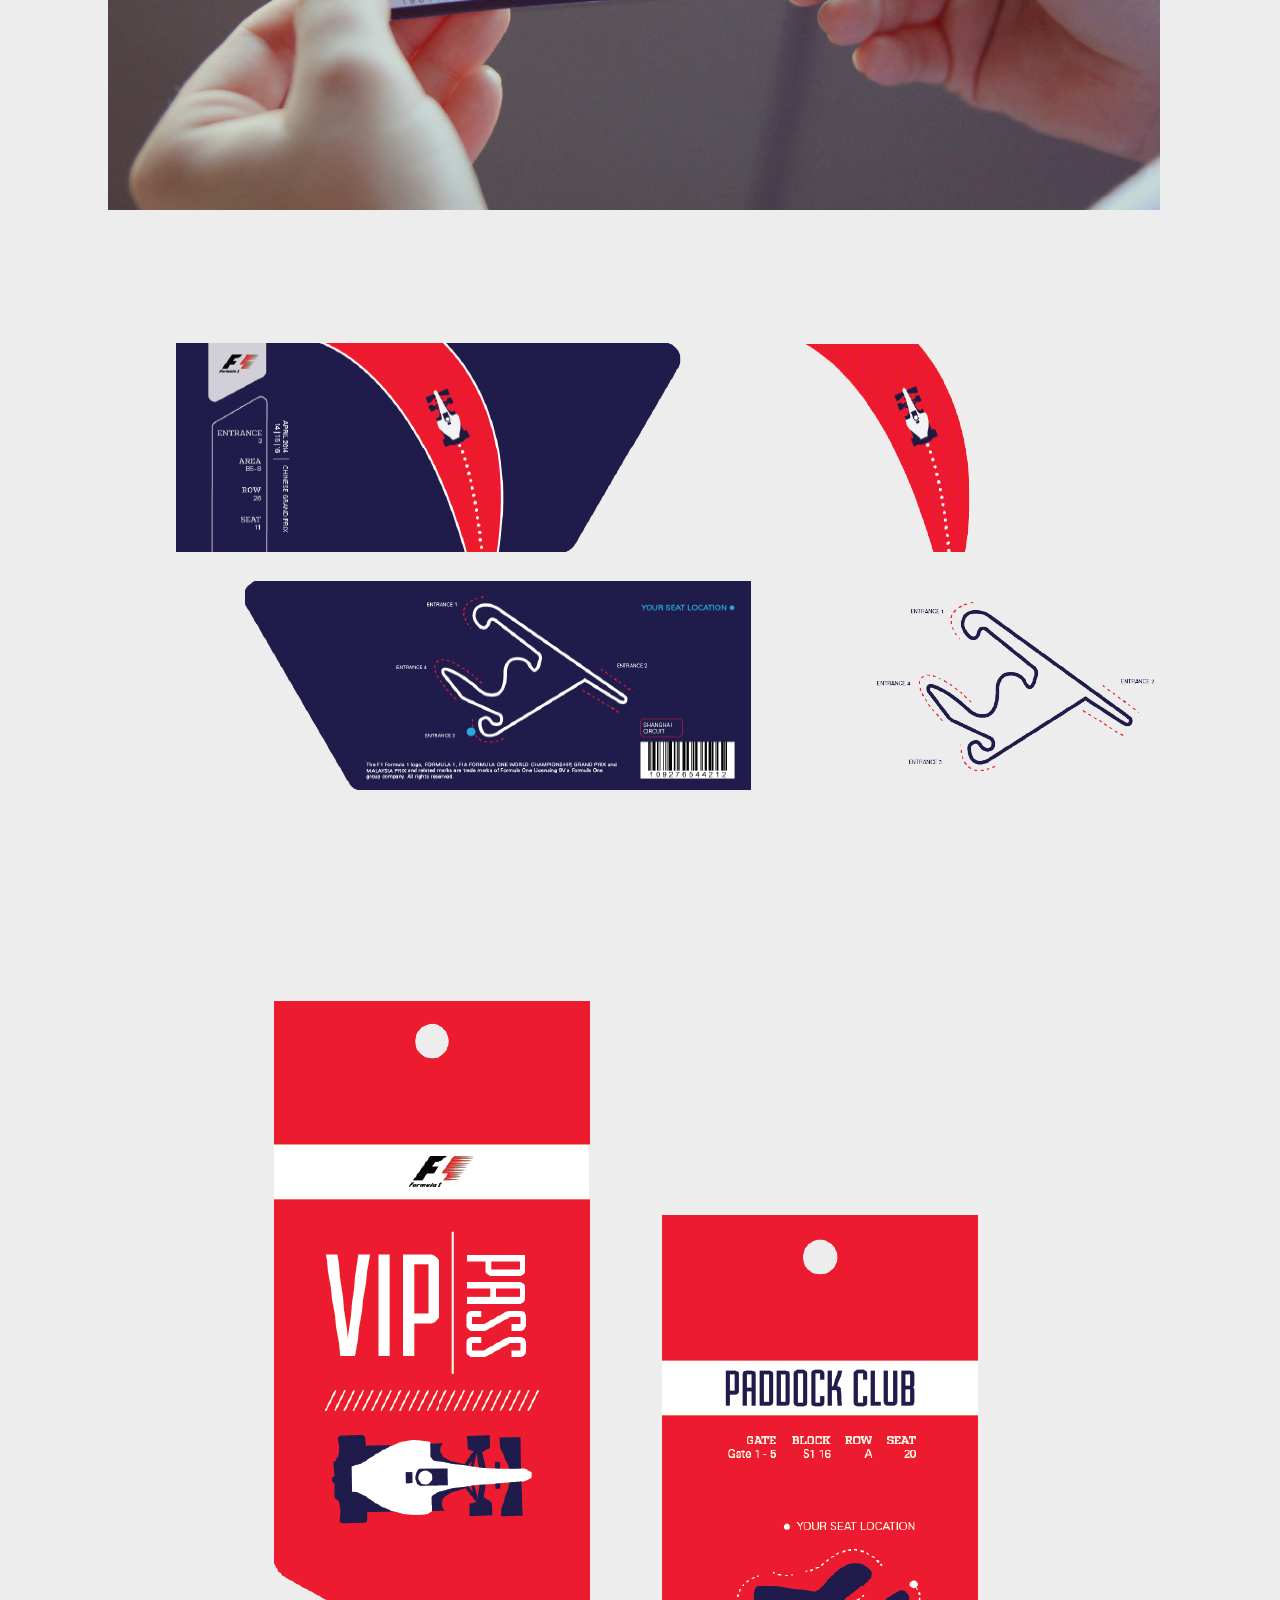
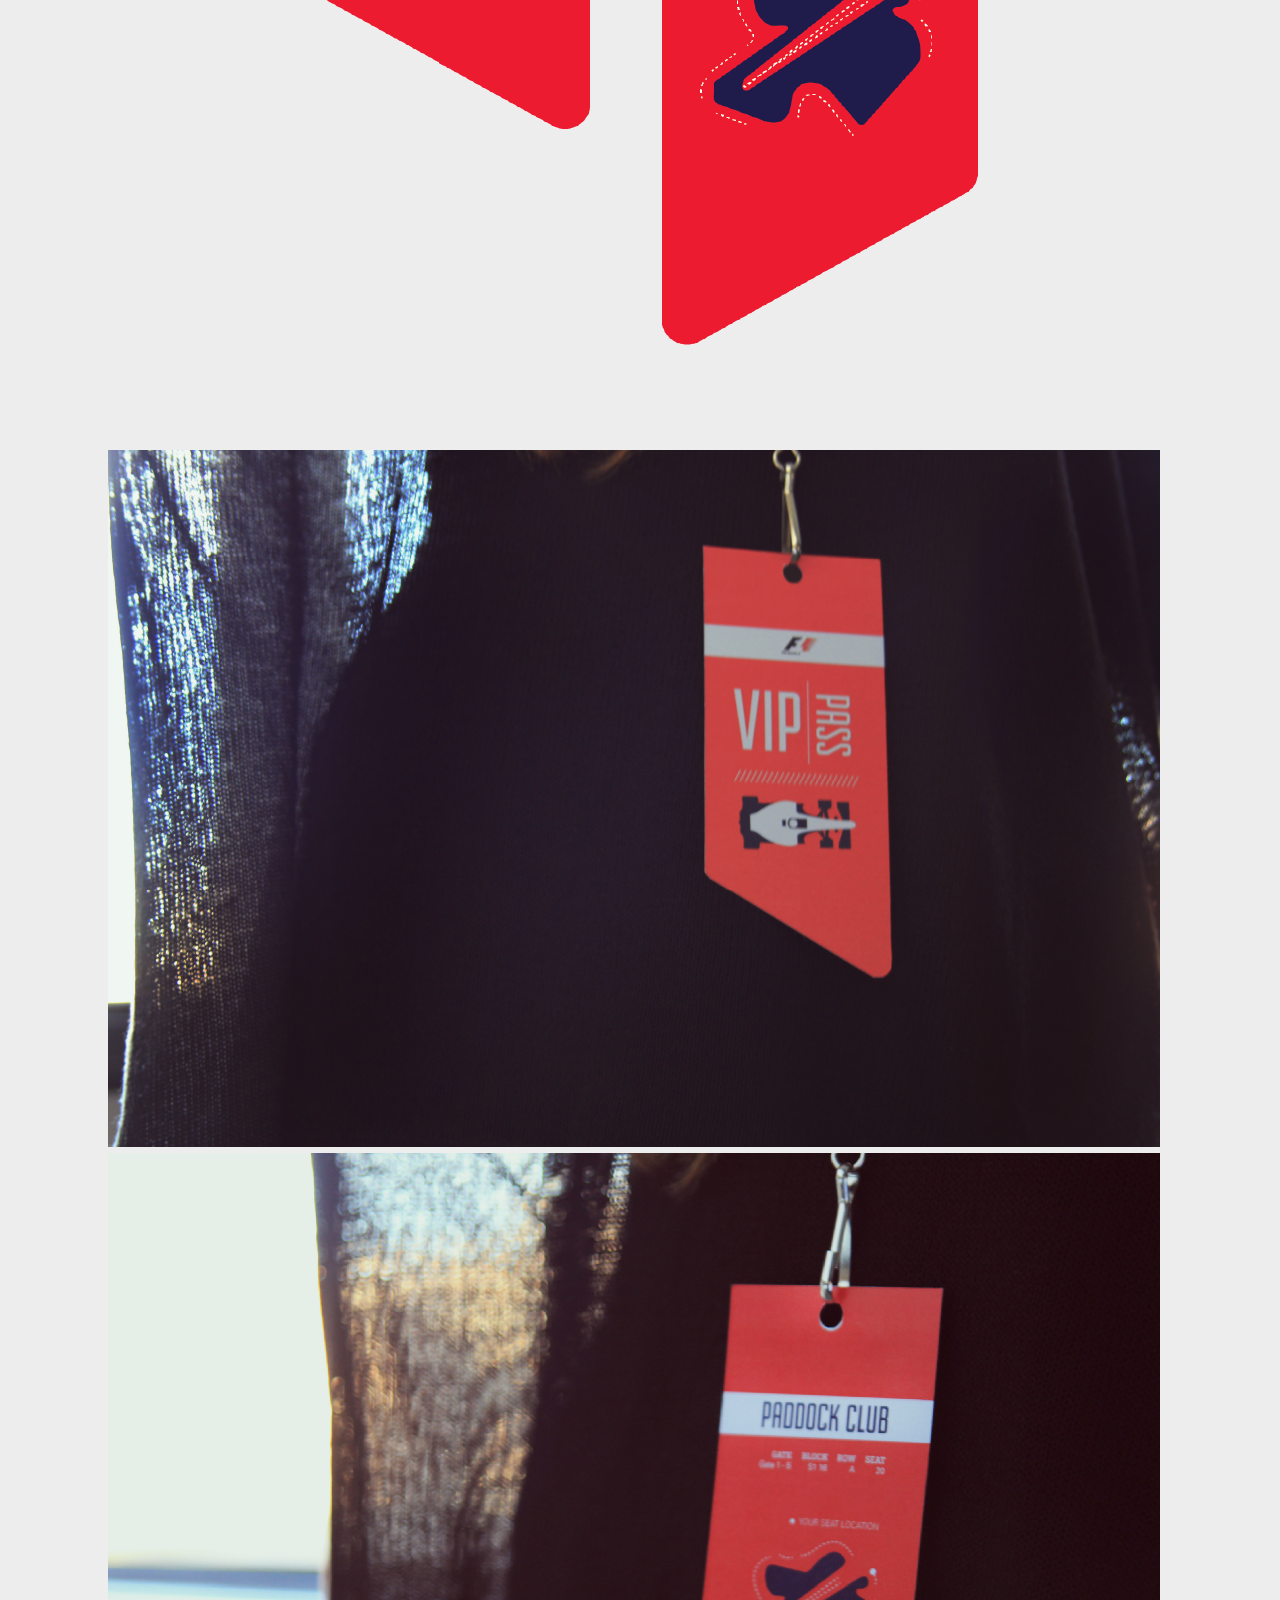
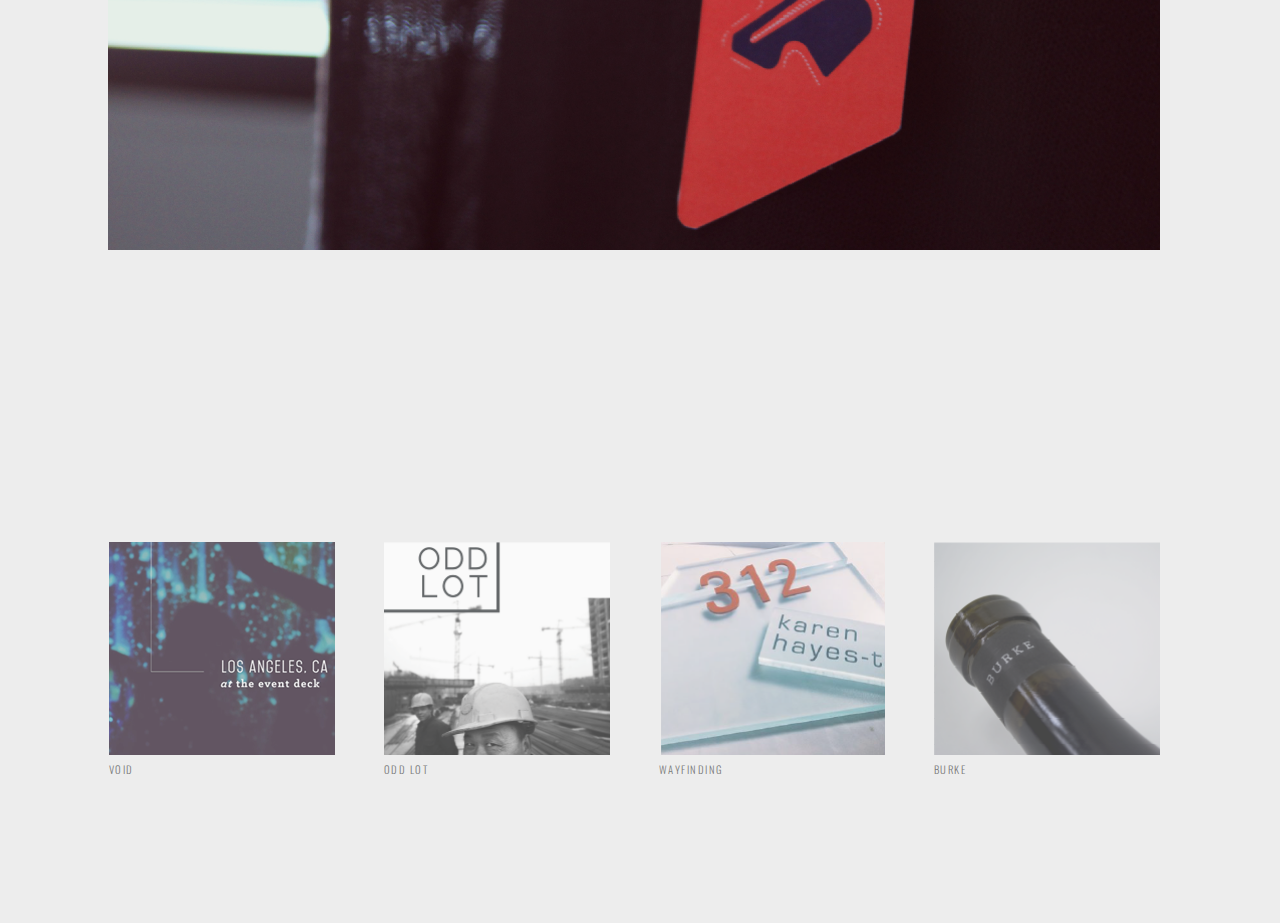
<file: formula-one.html>
<!DOCTYPE html>
<html>
    <head>
        <title>Formula 1</title>
        <link rel="apple-touch-icon" sizes="57x57" href="/apple-touch-icon-57x57.png">
        <link rel="apple-touch-icon" sizes="60x60" href="/apple-touch-icon-60x60.png">
        <link rel="apple-touch-icon" sizes="72x72" href="/apple-touch-icon-72x72.png">
        <link rel="apple-touch-icon" sizes="76x76" href="/apple-touch-icon-76x76.png">
        <link rel="apple-touch-icon" sizes="114x114" href="/apple-touch-icon-114x114.png">
        <link rel="apple-touch-icon" sizes="120x120" href="/apple-touch-icon-120x120.png">
        <link rel="apple-touch-icon" sizes="144x144" href="/apple-touch-icon-144x144.png">
        <link rel="apple-touch-icon" sizes="152x152" href="/apple-touch-icon-152x152.png">
        <link rel="apple-touch-icon" sizes="180x180" href="/apple-touch-icon-180x180.png">
        <link rel="icon" type="image/png" href="/favicon-32x32.png" sizes="32x32">
        <link rel="icon" type="image/png" href="/android-chrome-192x192.png" sizes="192x192">
        <link rel="icon" type="image/png" href="/favicon-96x96.png" sizes="96x96">
        <link rel="icon" type="image/png" href="/favicon-16x16.png" sizes="16x16">
        <link rel="manifest" href="/manifest.json">
        <link rel="mask-icon" href="/safari-pinned-tab.svg" color="#2f2c2c">
        <meta name="msapplication-TileColor" content="#ffc40d">
        <meta name="msapplication-TileImage" content="/mstile-144x144.png">
        <meta name="theme-color" content="#ffffff">
        <link href="http://fonts.googleapis.com/css?family=Oswald:400" rel="stylesheet" type="text/css">
        <link href="http://fonts.googleapis.com/css?family=Oswald:300" rel="stylesheet" type="text/css">
        <link href="https://fonts.googleapis.com/css?family=Roboto+Slab:300" rel="stylesheet" type="text/css">
        <link href="./CSS/general.css" rel="stylesheet" type="text/css">
        <link href="./CSS/formula-one.css" rel="stylesheet" type="text/css">
    </head>
    
    <body>
        <div id="page">
            <table id="center-table">
                <!-- Top page links. -->
                <tr id="page-links">
                    <!-- Logo/Work link -->
                    <td id="logo">
                        <a href="./index.html"><img src="./Resources/Images/personal_logo.png" alt=""></a>
                    </td>

                    <!-- Remaining page links. They are reversed due to the float: right in the css. -->
                    <td id="other-links">
                        <a href="https://instagram.com/ktgarr/">Instagram</a>
                        <a href="./about.html">About</a>
                        <a href="./index.html">Work</a>
                    </td>
                </tr>
                
                <!-- Top image -->
                <tr>
                    <td colspan="2">
                        <img src="./Resources/Images/Formula_One/top_pic.png" alt="" id="top-image">
                    </td>
                </tr>
                
                <!-- Intro text -->
                <tr>
                    <td colspan="2">
                        <p id="header-text"><tag id="title-text">Formula 1 Tickets</tag><br><tag class="gen-text">Revolutionary redesign of Formula 1 tickets<br>to enhance the fan's experience with a minimalistic<br>spin on the sport's high-end aesthetic.</tag></p>
                    </td>
                </tr>
                
                <!-- Front of ticket one and the Red circle images -->
                <tr>
                    <td colspan="2">
                        <table class="inner-table">
                            <tr>
                                <td>
                                    <img src="./Resources/Images/Formula_One/1.png" alt="" id="image-one" class="ticket">
                                </td>
                                <td>
                                    <img src="./Resources/Images/Formula_One/3.png" alt="" id="image-three">
                                </td>
                            </tr>
                        </table>
                    </td>
                </tr>
                
                <!-- Back of ticket one and the Racing course images -->
                <tr>
                    <td>
                        <img src="./Resources/Images/Formula_One/2.png" alt="" id="image-two" class="ticket">
                    </td>
                    <td>
                        <img src="./Resources/Images/Formula_One/4.png" alt="" id="image-four">
                    </td>
                </tr>
                
                <!-- Holding ticket one -->
                <tr>
                    <td colspan="2">
                        <img src="./Resources/Images/Formula_One/5.png" alt="" class="large-image">
                    </td>
                </tr>
                
                <!-- Holding ticket two -->
                <tr>
                    <td colspan="2">
                        <img src="./Resources/Images/Formula_One/6.png" alt="" class="large-image">
                    </td>
                </tr>
                
                <!-- Front of ticket two and the Corner images -->
                <tr>
                    <td colspan="2">
                        <table class="inner-table">
                            <tr>
                                <td>
                                    <img src="./Resources/Images/Formula_One/7.png" alt="" id="image-seven" class="ticket">
                                </td>
                                <td>
                                    <img src="./Resources/Images/Formula_One/8.png" alt="" id="image-eight">
                                </td>
                            </tr>
                        </table>
                    </td>
                </tr>
                
                <!-- Back of ticket two and the Racing course images -->
                <tr>
                    <td>
                        <img src="./Resources/Images/Formula_One/9.png" alt="" id="image-nine" class="ticket">
                    </td>
                    <td>
                        <img src="./Resources/Images/Formula_One/10.png" alt="" id="image-ten">
                    </td>
                </tr>
                
                <!-- Used for the VIP pass image -->
                <tr>
                    <td colspan="2">
                        <table class="inner-table">
                            <tr>
                                <td>
                                    <img src="./Resources/Images/Formula_One/11.png" alt="" id="vip-front" class="vertical-ticket">
                                </td>
                                <td>
                                    <img src="./Resources/Images/Formula_One/12.png" alt="" id="vip-back" class="vertical-ticket">
                                </td>
                            </tr>
                        </table>
                    </td>
                </tr>
                
                <!-- The VIP pass first lanyard image -->
                <tr>
                    <td colspan="2">
                        <img src="./Resources/Images/Formula_One/13.png" alt="" class="large-image">
                    </td>
                </tr>
                
                <!-- The VIP pass second lanyard image -->
                <tr>
                    <td colspan="2">
                        <img src="./Resources/Images/Formula_One/14.png" alt="" class="large-image">
                    </td>
                </tr>
                
                <!-- Other project links -->
                <tr>
                    <td colspan="2">
                        <table class="inner-table">
                            <tr>
                                <td>
                                    <a href="./void.html"><img src="./Resources/Images/Links/void.png" alt=""  class="bottom-link left-link img-blur"></a>
                                </td>
                                <td>
                                    <a href="./odd-lot.html"><img src="./Resources/Images/Links/Oddlot.png" alt="" class="bottom-link middle-link img-blur"></a>
                                </td>
                                <td>
                                    <a href="./wayfinding.html"><img src="./Resources/Images/Links/wayfinding.png" alt="" class="bottom-link middle-link img-blur"></a>
                                </td>
                                <td>
                                    <a href="./burke.html"><img src="./Resources/Images/Links/burke.png" alt="" class="bottom-link right-link img-blur"></a>
                                </td>
                            </tr>
                            <tr>
                                <td>
                                    <p class="bottom-link-text left-link">Void</p>
                                </td>
                                <td>
                                    <p class="bottom-link-text middle-link">Odd Lot</p>
                                </td>
                                <td>
                                    <p class="bottom-link-text middle-link">Wayfinding</p>
                                </td>
                                <td>
                                    <p class="bottom-link-text right-link">Burke</p>
                                </td>
                            </tr>
                        </table>
                    </td>
                </tr>
            </table>
        </div>
    </body>
</html>
</file>
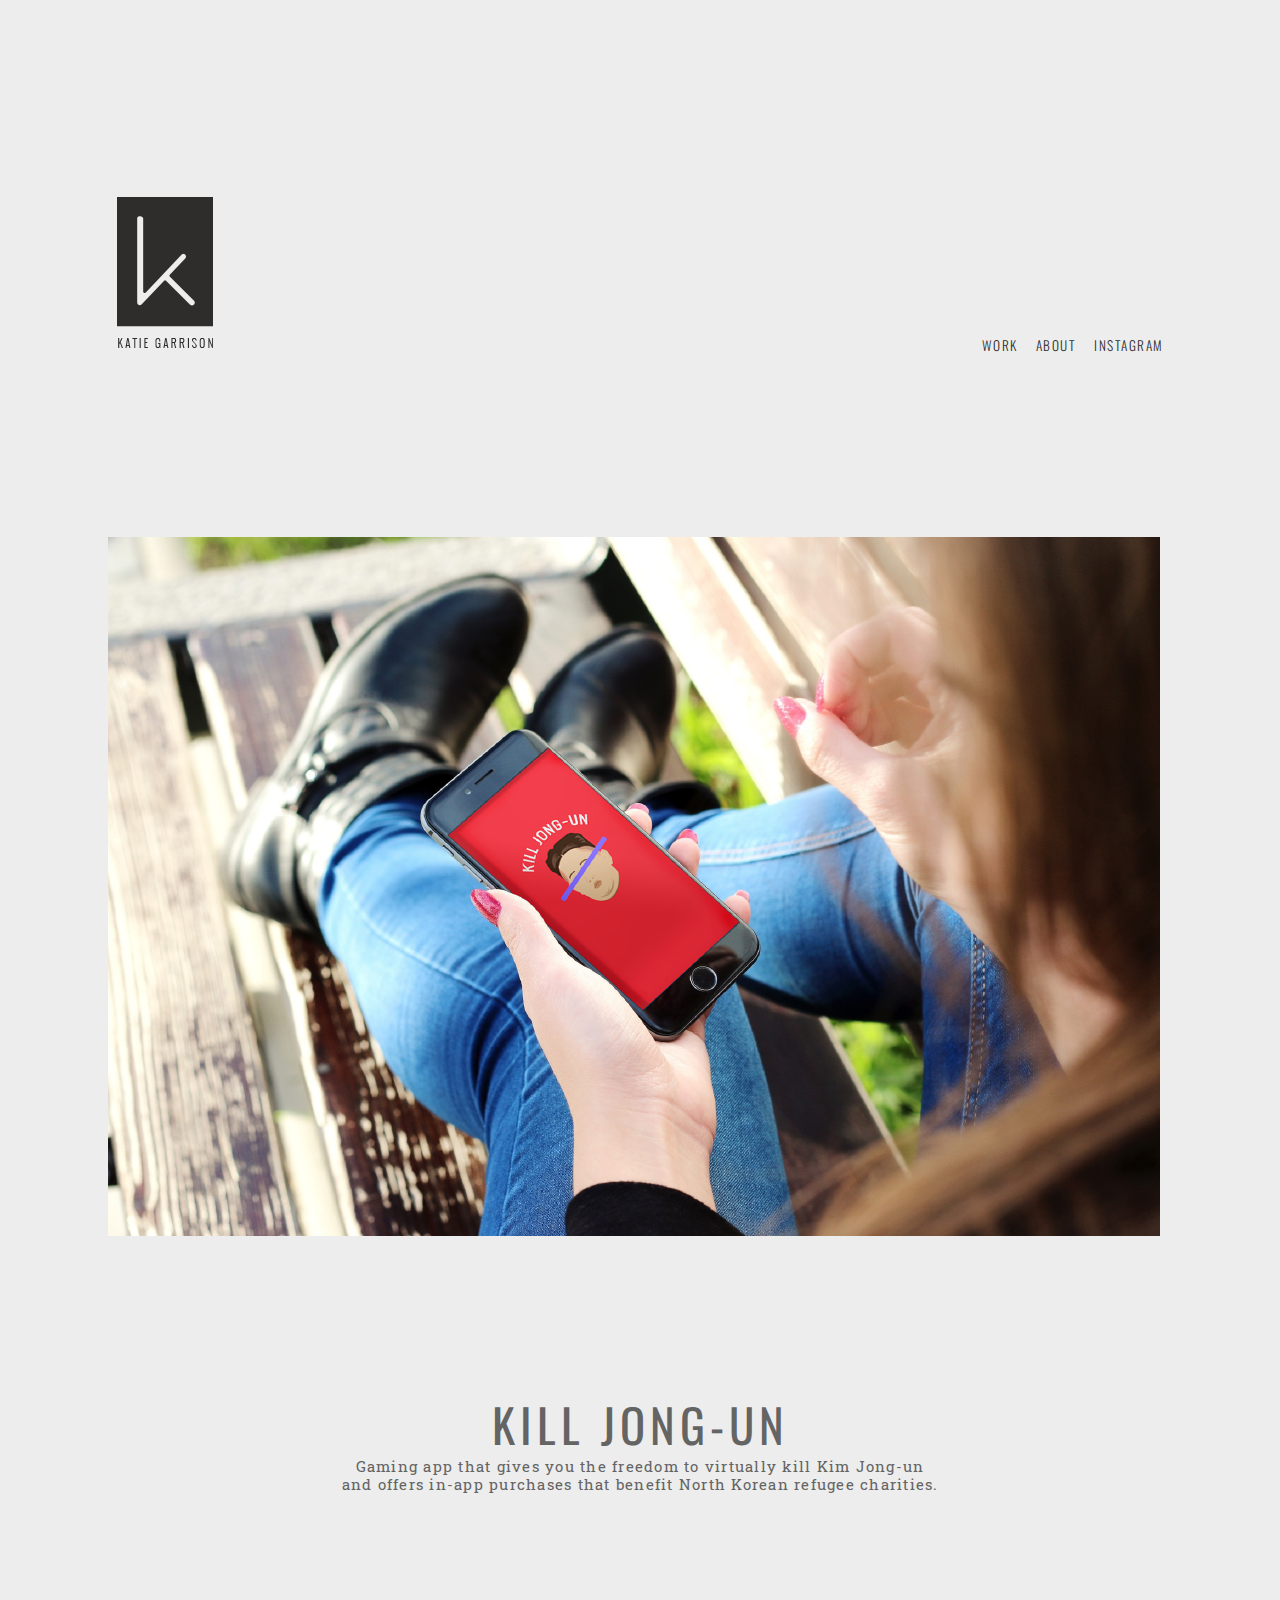
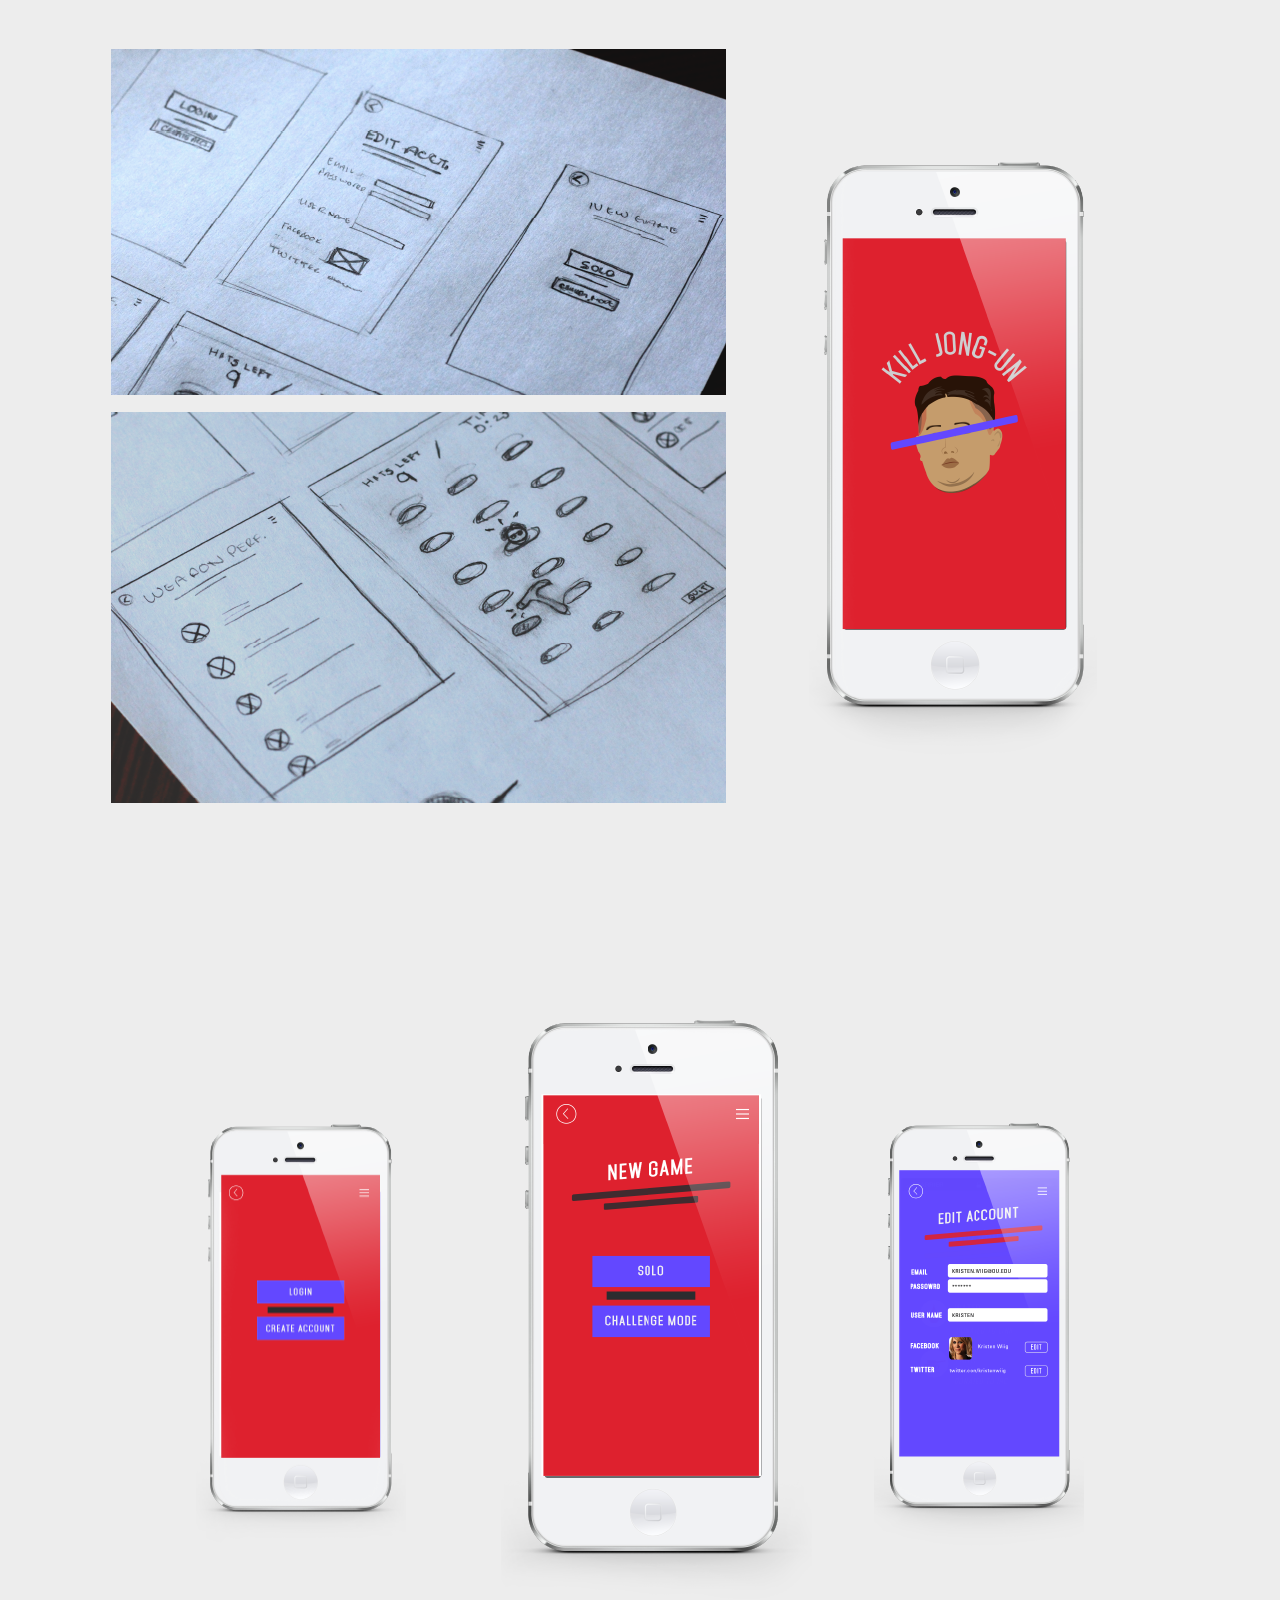
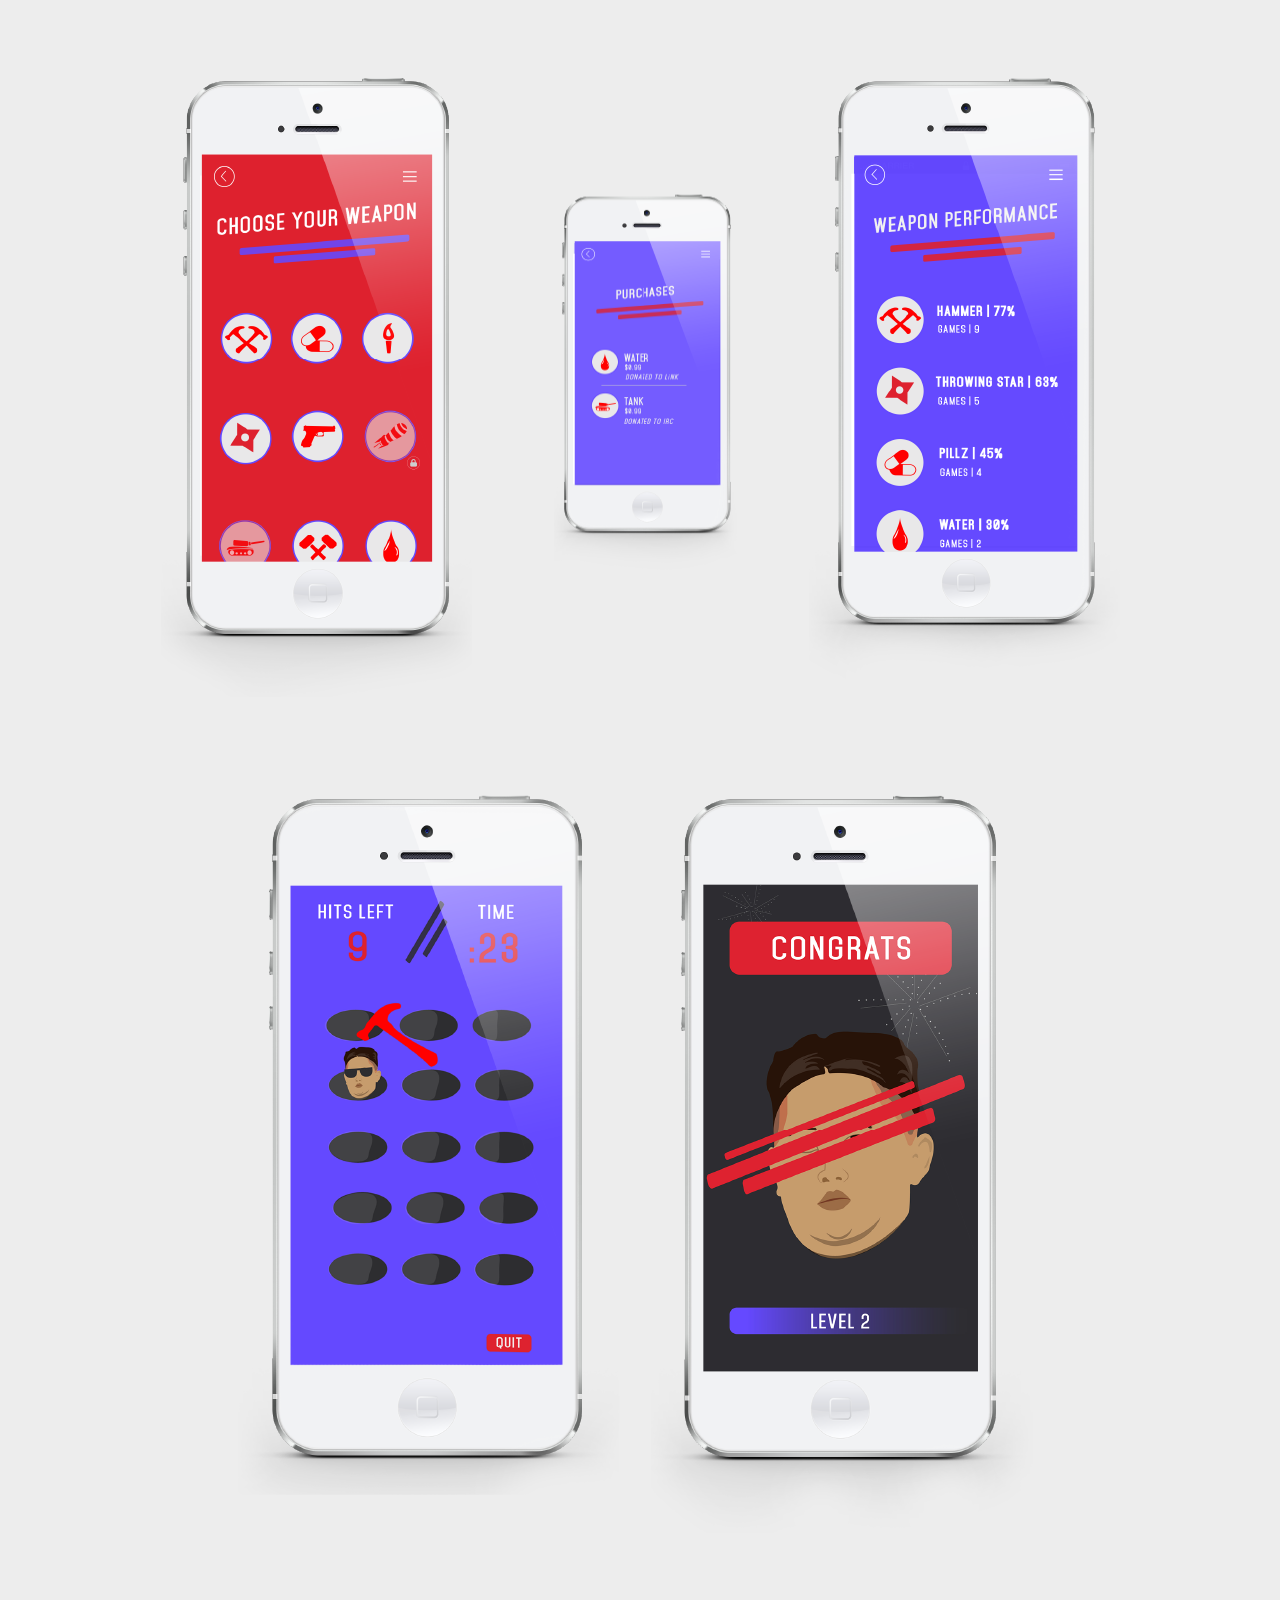
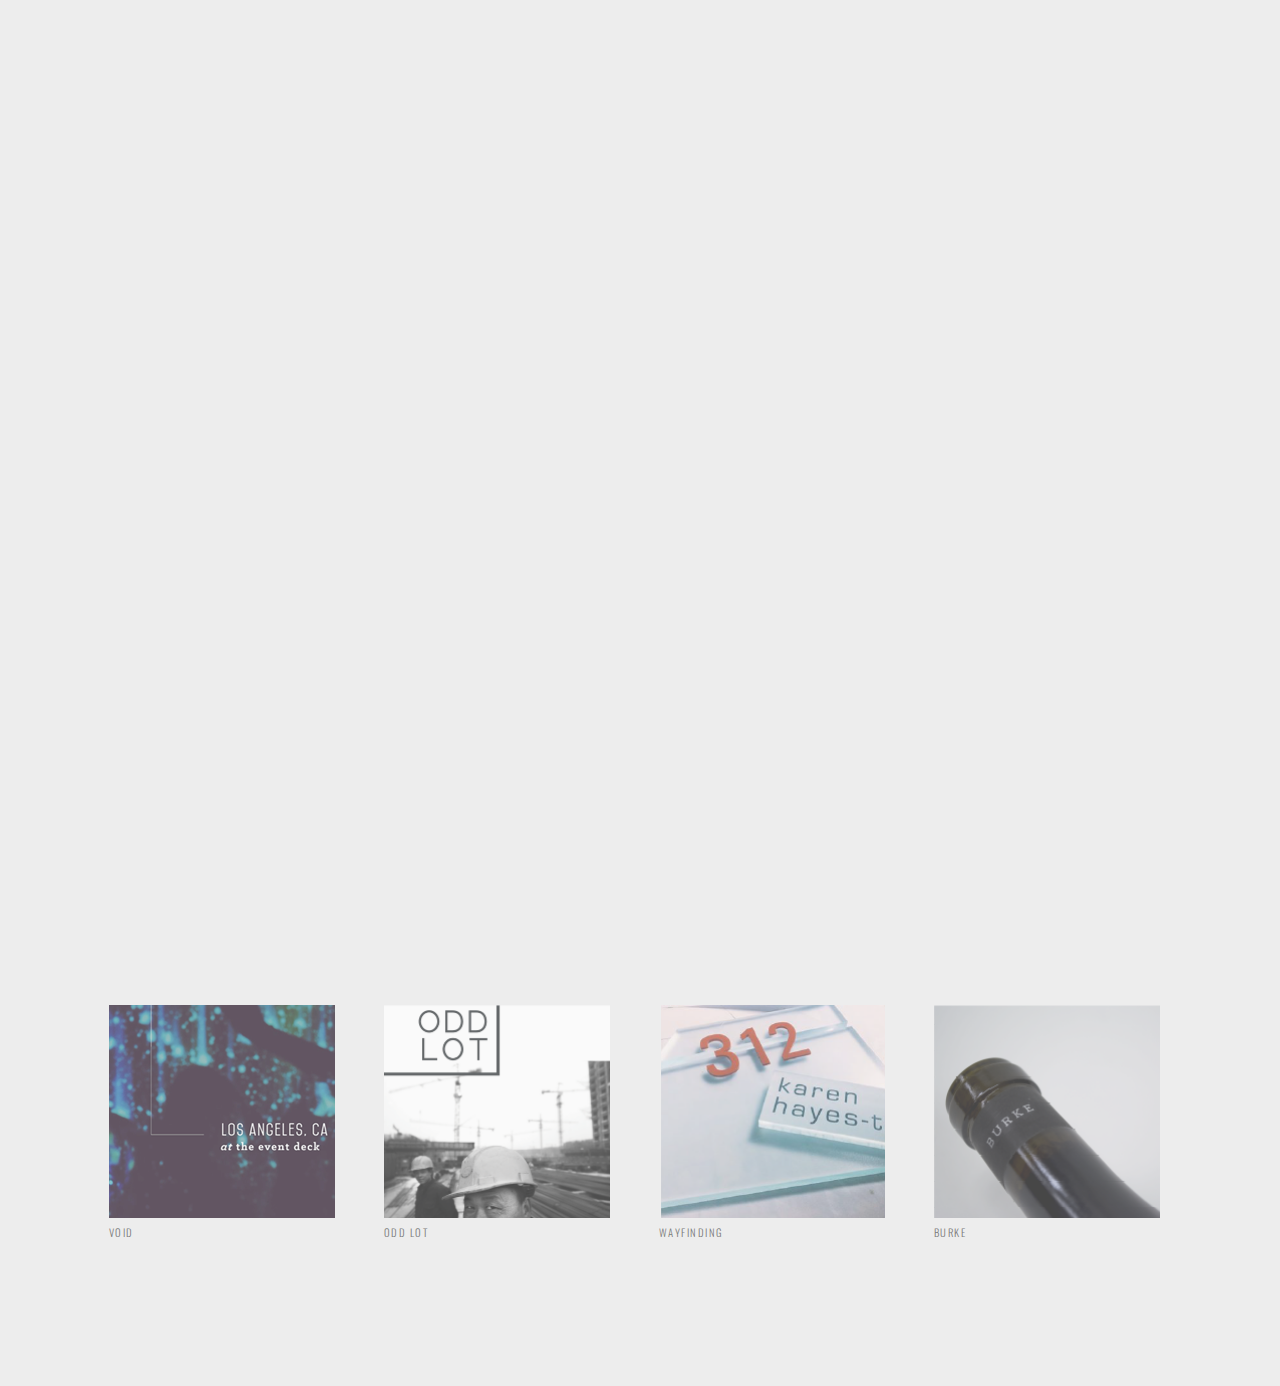
<file: kill-jong-un.html>
<!DOCTYPE html>
<html>
    <head>
        <title>Kill Jong-un</title>
        <link rel="apple-touch-icon" sizes="57x57" href="/apple-touch-icon-57x57.png">
        <link rel="apple-touch-icon" sizes="60x60" href="/apple-touch-icon-60x60.png">
        <link rel="apple-touch-icon" sizes="72x72" href="/apple-touch-icon-72x72.png">
        <link rel="apple-touch-icon" sizes="76x76" href="/apple-touch-icon-76x76.png">
        <link rel="apple-touch-icon" sizes="114x114" href="/apple-touch-icon-114x114.png">
        <link rel="apple-touch-icon" sizes="120x120" href="/apple-touch-icon-120x120.png">
        <link rel="apple-touch-icon" sizes="144x144" href="/apple-touch-icon-144x144.png">
        <link rel="apple-touch-icon" sizes="152x152" href="/apple-touch-icon-152x152.png">
        <link rel="apple-touch-icon" sizes="180x180" href="/apple-touch-icon-180x180.png">
        <link rel="icon" type="image/png" href="/favicon-32x32.png" sizes="32x32">
        <link rel="icon" type="image/png" href="/android-chrome-192x192.png" sizes="192x192">
        <link rel="icon" type="image/png" href="/favicon-96x96.png" sizes="96x96">
        <link rel="icon" type="image/png" href="/favicon-16x16.png" sizes="16x16">
        <link rel="manifest" href="/manifest.json">
        <link rel="mask-icon" href="/safari-pinned-tab.svg" color="#2f2c2c">
        <meta name="msapplication-TileColor" content="#ffc40d">
        <meta name="msapplication-TileImage" content="/mstile-144x144.png">
        <meta name="theme-color" content="#ffffff">
        <link href="http://fonts.googleapis.com/css?family=Oswald:400" rel="stylesheet" type="text/css">
        <link href="http://fonts.googleapis.com/css?family=Oswald:300" rel="stylesheet" type="text/css">
        <link href="https://fonts.googleapis.com/css?family=Roboto+Slab:300" rel="stylesheet" type="text/css">
        <link href="./CSS/general.css" rel="stylesheet" type="text/css">
        <link href="./CSS/kill-jong-un.css" rel="stylesheet" type="text/css">
    </head>
    
    <body>
        <div id="page">
            <table id="center-table">
                <!-- Top page links. -->
                <tr id="page-links">
                    <!-- Logo/Work link -->
                    <td id="logo">
                        <a href="./index.html"><img src="./Resources/Images/personal_logo.png" alt=""></a>
                    </td>

                    <!-- Remaining page links. They are reversed due to the float: right in the css. -->
                    <td id="other-links">
                        <a href="https://instagram.com/ktgarr/">Instagram</a>
                        <a href="./about.html">About</a>
                        <a href="./index.html">Work</a>
                    </td>
                </tr>
                
                <!-- Top image -->
                <tr>
                    <td colspan="2">
                        <img src="./Resources/Images/Kill_Jong_Un/top_pic.png" alt="" id="top-image">
                    </td>
                </tr>
                
                <!-- Intro Text -->
                <tr>
                    <td colspan="2">
                        <p id="header-text"><tag id="title-text">Kill Jong-Un</tag><br><tag class="gen-text">Gaming app that gives you the freedom to virtually kill Kim Jong-un<br>and offers in-app purchases that benefit North Korean refugee charities.</tag></p>
                    </td>
                </tr>
                
                <!-- Wireframes and app splash-screen -->
                <tr>
                    <td>
                        <table>
                            <tr>
                                <td>
                                    <img src="./Resources/Images/Kill_Jong_Un/wireframe1.png" alt="" id="wireframe-1">
                                </td>
                            </tr>
                            <tr>
                                <td>
                                    <img src="./Resources/Images/Kill_Jong_Un/wireframe2.png" alt="" id="wireframe-2">
                                </td>
                            </tr>
                        </table>
                    </td>
                    <td>
                        <img src="./Resources/Images/Kill_Jong_Un/screen1.png" alt="" id="first-phone" class="medium-phone">
                    </td>
                </tr>
                
                <!-- First set of screens -->
                <tr>
                    <td colspan="2">
                        <table>
                            <tr>
                                <td>
                                    <img src="./Resources/Images/Kill_Jong_Un/screen2.png" alt="" id="second-phone" class="small-medium-phone">
                                    <img src="./Resources/Images/Kill_Jong_Un/screen3.png" alt="" id="third-phone" class="medium-large-phone">
                                    <img src="./Resources/Images/Kill_Jong_Un/screen4.png" alt="" id="fourth-phone" class="small-medium-phone">
                                </td>
                            </tr>
                        </table>
                    </td>
                </tr>
                
                <!-- Second set of screens -->
                <tr>
                    <td colspan="2">
                        <table>
                            <tr>
                                <td>
                                    <img src="./Resources/Images/Kill_Jong_Un/screen5.png" alt="" id="fifth-phone" class="medium-large-phone">
                                    <img src="./Resources/Images/Kill_Jong_Un/screen6.png" alt="" id="sixth-phone" class="small-phone">
                                    <img src="./Resources/Images/Kill_Jong_Un/screen7.png" alt="" id="seventh-phone" class="medium-large-phone">
                                </td>
                            </tr>
                        </table>
                    </td>
                </tr>
                
                <!-- Third set of screens -->
                <tr>
                    <td colspan="2">
                        <img src="./Resources/Images/Kill_Jong_Un/screen8.png" alt="" id="eigth-phone" class="large-phone">
                        <img src="./Resources/Images/Kill_Jong_Un/screen9.png" alt="" id="ninth-phone" class="large-phone">
                    </td>
                </tr>
                
                <!-- Video -->
                <tr>
                    <td colspan="2">
                        <iframe width="1052px" height="589px" src="https://www.youtube.com/embed/tkSznH-aOIs" frameborder="0" allowfullscreen id="video"></iframe>
                    </td>
                </tr>
                
                <!-- Other project links -->
                <tr>
                    <td colspan="2">
                        <table class="inner-table">
                            <tr>
                                <td>
                                    <a href="./void.html"><img src="./Resources/Images/Links/void.png" alt=""  class="bottom-link left-link img-blur"></a>
                                </td>
                                <td>
                                    <a href="./odd-lot.html"><img src="./Resources/Images/Links/Oddlot.png" alt="" class="bottom-link middle-link img-blur"></a>
                                </td>
                                <td>
                                    <a href="./wayfinding.html"><img src="./Resources/Images/Links/wayfinding.png" alt="" class="bottom-link middle-link img-blur"></a>
                                </td>
                                <td>
                                    <a href="./burke.html"><img src="./Resources/Images/Links/burke.png" alt="" class="bottom-link right-link img-blur"></a>
                                </td>
                            </tr>
                            <tr>
                                <td>
                                    <p class="bottom-link-text left-link">Void</p>
                                </td>
                                <td>
                                    <p class="bottom-link-text middle-link">Odd Lot</p>
                                </td>
                                <td>
                                    <p class="bottom-link-text middle-link">Wayfinding</p>
                                </td>
                                <td>
                                    <p class="bottom-link-text right-link">Burke</p>
                                </td>
                            </tr>
                        </table>
                    </td>
                </tr>
            </table>
        </div>
    </body>
</html>
</file>
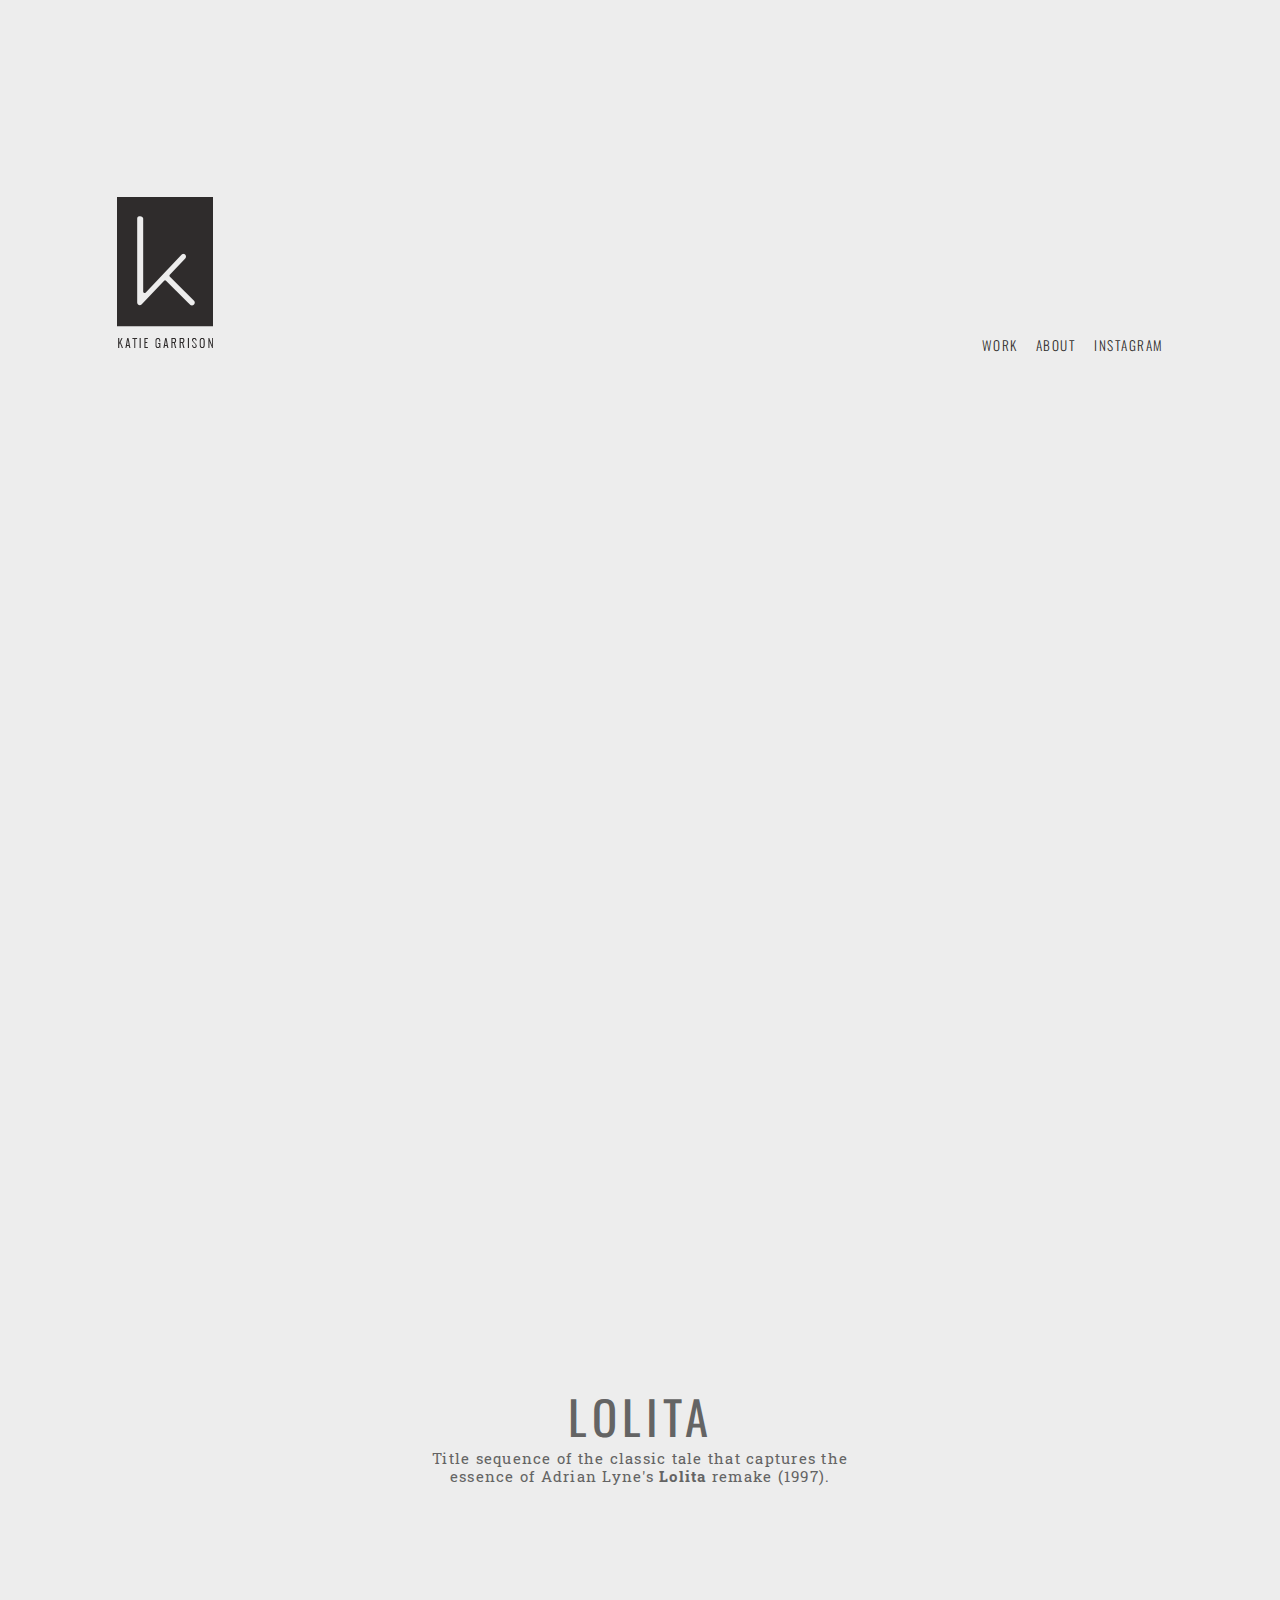
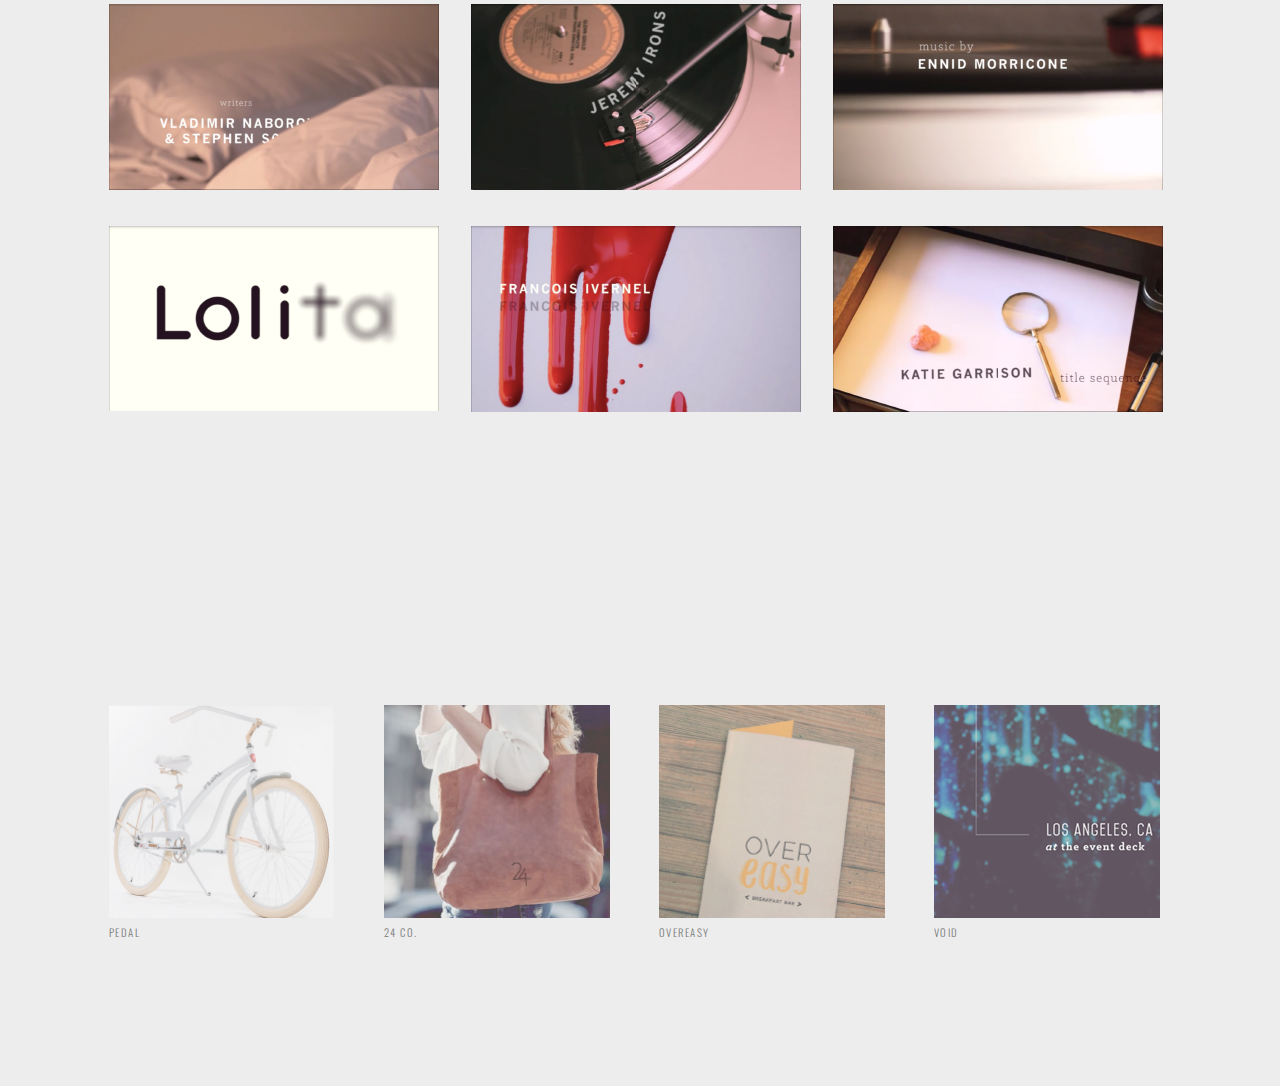
<file: lolita.html>
<!DOCTYPE html>
<html>
    <head>
        <title>Lolita</title>
        <link rel="apple-touch-icon" sizes="57x57" href="/apple-touch-icon-57x57.png">
        <link rel="apple-touch-icon" sizes="60x60" href="/apple-touch-icon-60x60.png">
        <link rel="apple-touch-icon" sizes="72x72" href="/apple-touch-icon-72x72.png">
        <link rel="apple-touch-icon" sizes="76x76" href="/apple-touch-icon-76x76.png">
        <link rel="apple-touch-icon" sizes="114x114" href="/apple-touch-icon-114x114.png">
        <link rel="apple-touch-icon" sizes="120x120" href="/apple-touch-icon-120x120.png">
        <link rel="apple-touch-icon" sizes="144x144" href="/apple-touch-icon-144x144.png">
        <link rel="apple-touch-icon" sizes="152x152" href="/apple-touch-icon-152x152.png">
        <link rel="apple-touch-icon" sizes="180x180" href="/apple-touch-icon-180x180.png">
        <link rel="icon" type="image/png" href="/favicon-32x32.png" sizes="32x32">
        <link rel="icon" type="image/png" href="/android-chrome-192x192.png" sizes="192x192">
        <link rel="icon" type="image/png" href="/favicon-96x96.png" sizes="96x96">
        <link rel="icon" type="image/png" href="/favicon-16x16.png" sizes="16x16">
        <link rel="manifest" href="/manifest.json">
        <link rel="mask-icon" href="/safari-pinned-tab.svg" color="#2f2c2c">
        <meta name="msapplication-TileColor" content="#ffc40d">
        <meta name="msapplication-TileImage" content="/mstile-144x144.png">
        <meta name="theme-color" content="#ffffff">
        <link href="http://fonts.googleapis.com/css?family=Oswald:400" rel="stylesheet" type="text/css">
        <link href="http://fonts.googleapis.com/css?family=Oswald:300" rel="stylesheet" type="text/css">
        <link href="https://fonts.googleapis.com/css?family=Roboto+Slab:300" rel="stylesheet" type="text/css">
        <link href="./CSS/general.css" rel="stylesheet" type="text/css">
        <link href="./CSS/lolita.css" rel="stylesheet" type="text/css">
    </head>
    
    <body>
        <div id="page">
            <table id="center-table">
                <!-- Top page links. -->
                <tr id="page-links">
                    <!-- Logo/Work link -->
                    <td id="logo">
                        <a href="./index.html"><img src="./Resources/Images/personal_logo.png" alt=""></a>
                    </td>

                    <!-- Remaining page links. They are reversed due to the float: right in the css. -->
                    <td id="other-links">
                        <a href="https://instagram.com/ktgarr/">Instagram</a>
                        <a href="./about.html">About</a>
                        <a href="./index.html">Work</a>
                    </td>
                </tr>
                
                <!-- Video -->
                <tr>
                    <td colspan="2">
                        <iframe width="1052px" height="589px" src="https://www.youtube.com/embed/TI-p1GHZlzM" frameborder="0" allowfullscreen id="video"></iframe>
                    </td>
                </tr>
                
                <!-- Intro text -->
                <tr>
                    <td colspan="2">
                        <p id="header-text"><tag id="title-text">Lolita</tag><br><tag class="gen-text">Title sequence of the classic tale that captures the<br>essence of Adrian Lyne's <b>Lolita</b> remake (1997).</tag></p>
                    </td>
                </tr>
                
                <!-- Stills -->
                <tr>
                    <td colspan="2">
                        <table class="inner-table">
                            <tr>
                                <td>
                                    <img src="./Resources/Images/Lolita/1.png" alt="" id="left-small" class="still top-small">
                                </td>
                                <td>
                                    <img src="./Resources/Images/Lolita/2.png" alt="" id="middle-small" class="still top-small">
                                </td>
                                <td>
                                    <img src="./Resources/Images/Lolita/3.png" alt="" id="right-small" class="still top-small">
                                </td>
                            </tr>
                            <tr>
                                <td>
                                    <img src="./Resources/Images/Lolita/4.png" alt="" id="left-small" class="still bottom-small">
                                </td>
                                <td>
                                    <img src="./Resources/Images/Lolita/5.png" alt="" id="middle-small" class="still bottom-small">
                                </td>
                                <td>
                                    <img src="./Resources/Images/Lolita/6.png" alt="" id="right-small" class="still bottom-small">
                                </td>
                            </tr>
                        </table>
                    </td>
                </tr>
                
                <!-- Other project links -->
                <tr>
                    <td colspan="2">
                        <table class="inner-table">
                            <tr>
                                <td>
                                    <a href="./pedal.html"><img src="./Resources/Images/Links/pedal.png" alt=""  class="bottom-link left-link img-blur"></a>
                                </td>
                                <td>
                                    <a href="./24Co.html"><img src="./Resources/Images/Links/24Co.png" alt="" class="bottom-link middle-link img-blur"></a>
                                </td>
                                <td>
                                    <a href="./overeasy.html"><img src="./Resources/Images/Links/Overeasy.png" alt="" class="bottom-link middle-link img-blur"></a>
                                </td>
                                <td>
                                    <a href="./void.html"><img src="./Resources/Images/Links/void.png" alt="" class="bottom-link right-link img-blur"></a>
                                </td>
                            </tr>
                            <tr>
                                <td>
                                    <p class="bottom-link-text left-link">Pedal</p>
                                </td>
                                <td>
                                    <p class="bottom-link-text middle-link">24 Co.</p>
                                </td>
                                <td>
                                    <p class="bottom-link-text middle-link">Overeasy</p>
                                </td>
                                <td>
                                    <p class="bottom-link-text right-link">Void</p>
                                </td>
                            </tr>
                        </table>
                    </td>
                </tr>
            </table>
        </div>
    </body>
</html>
</file>
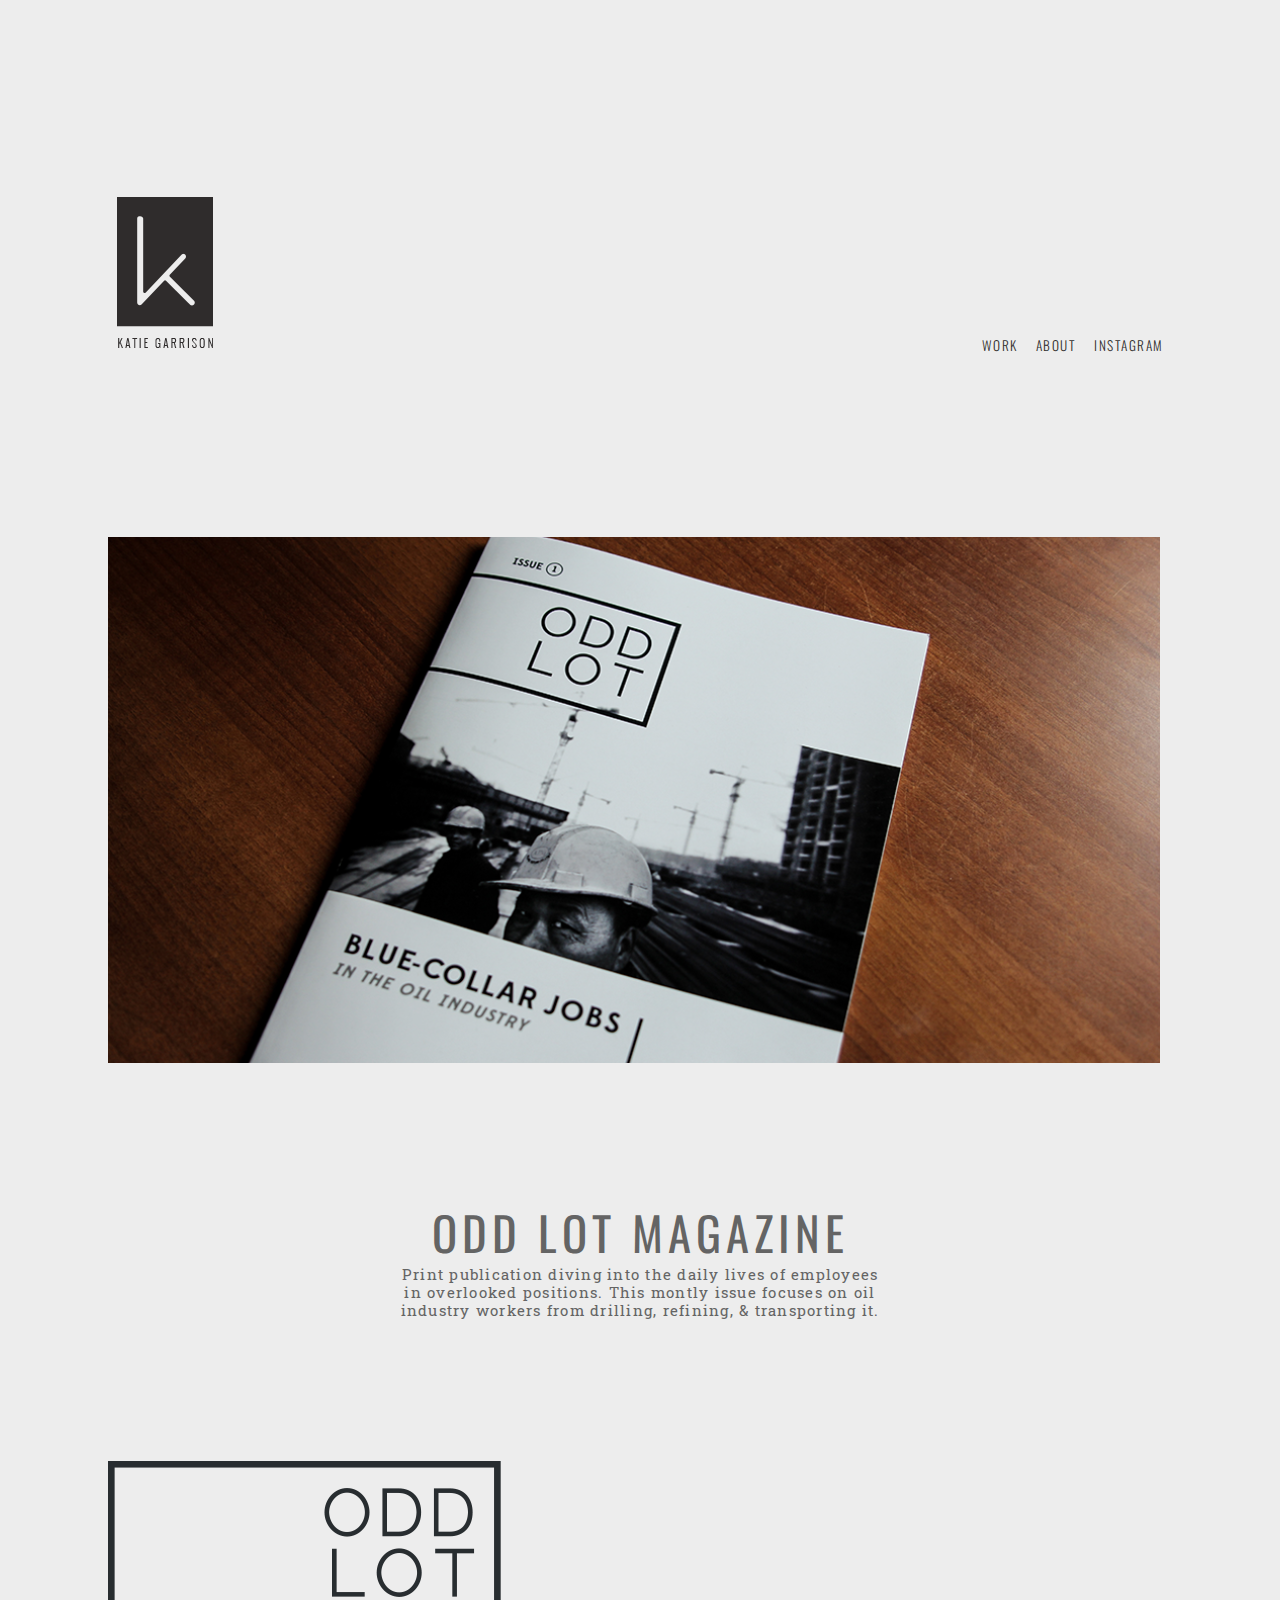
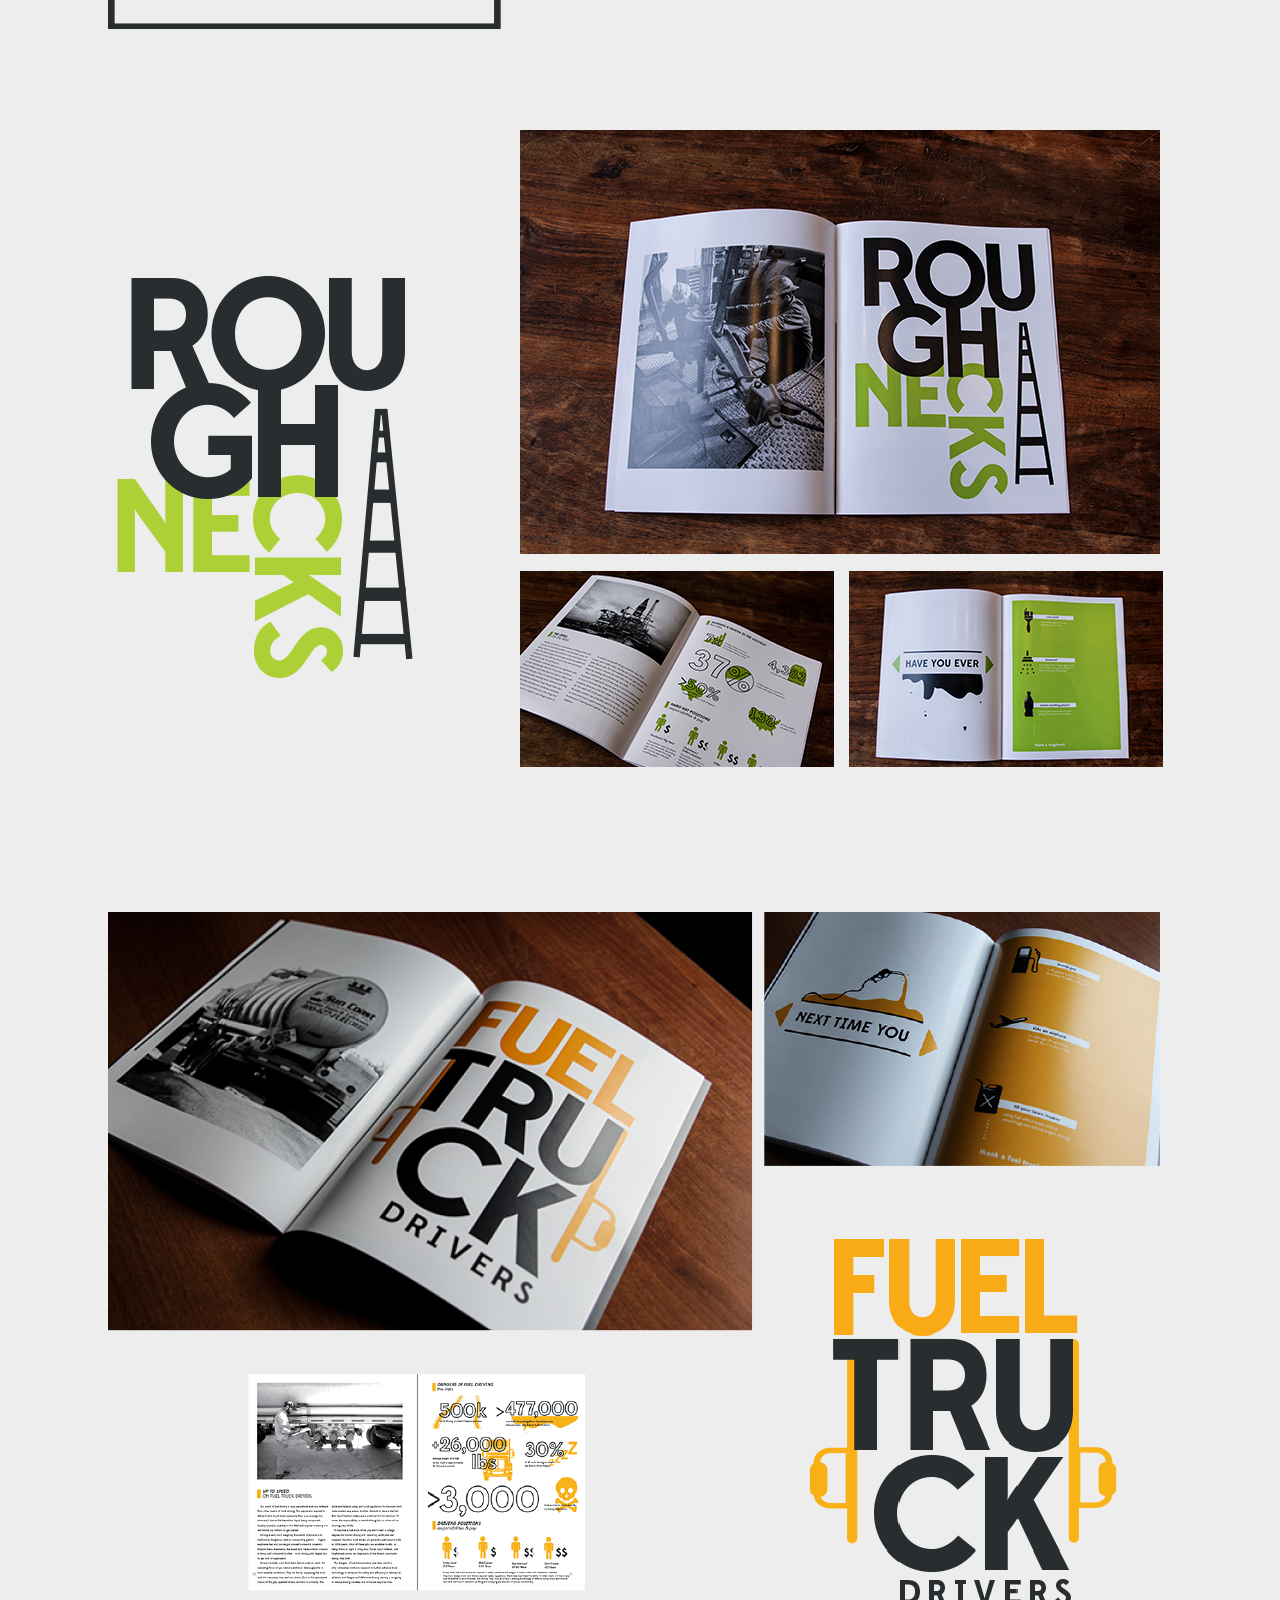
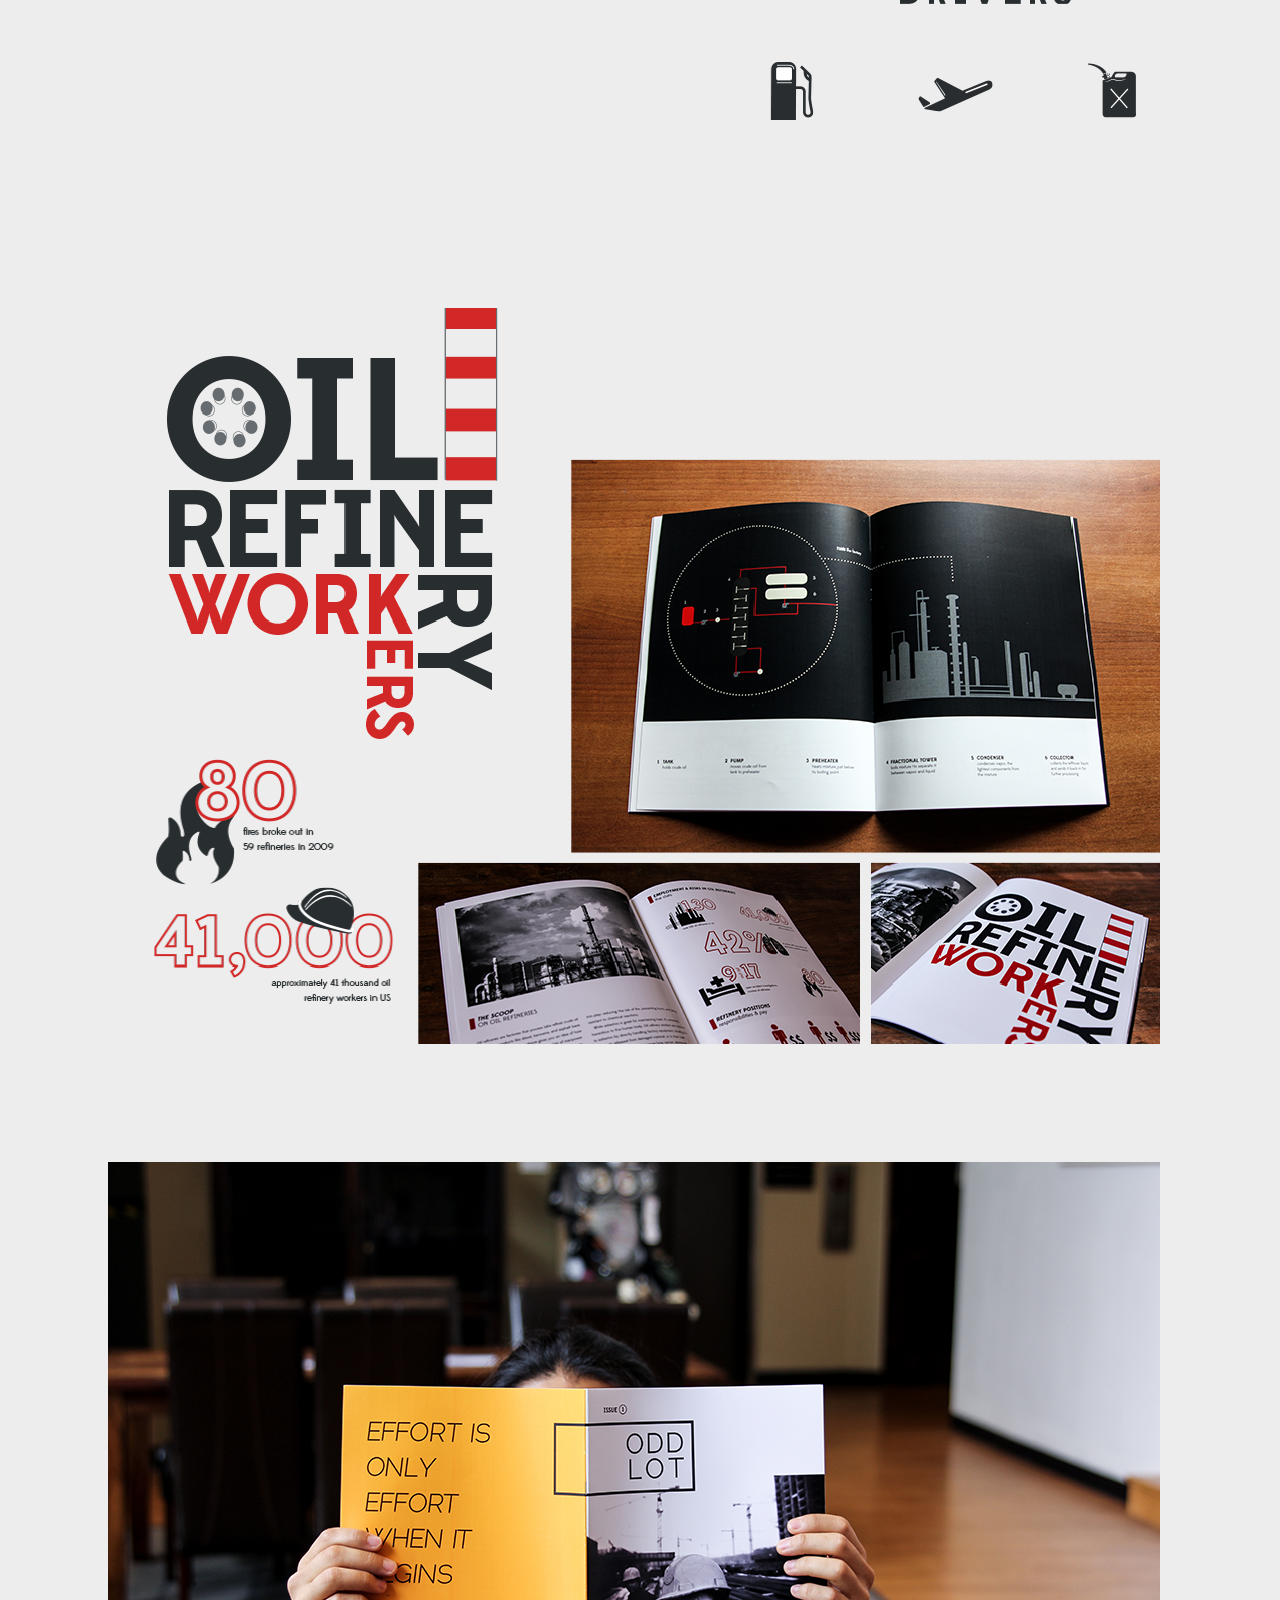
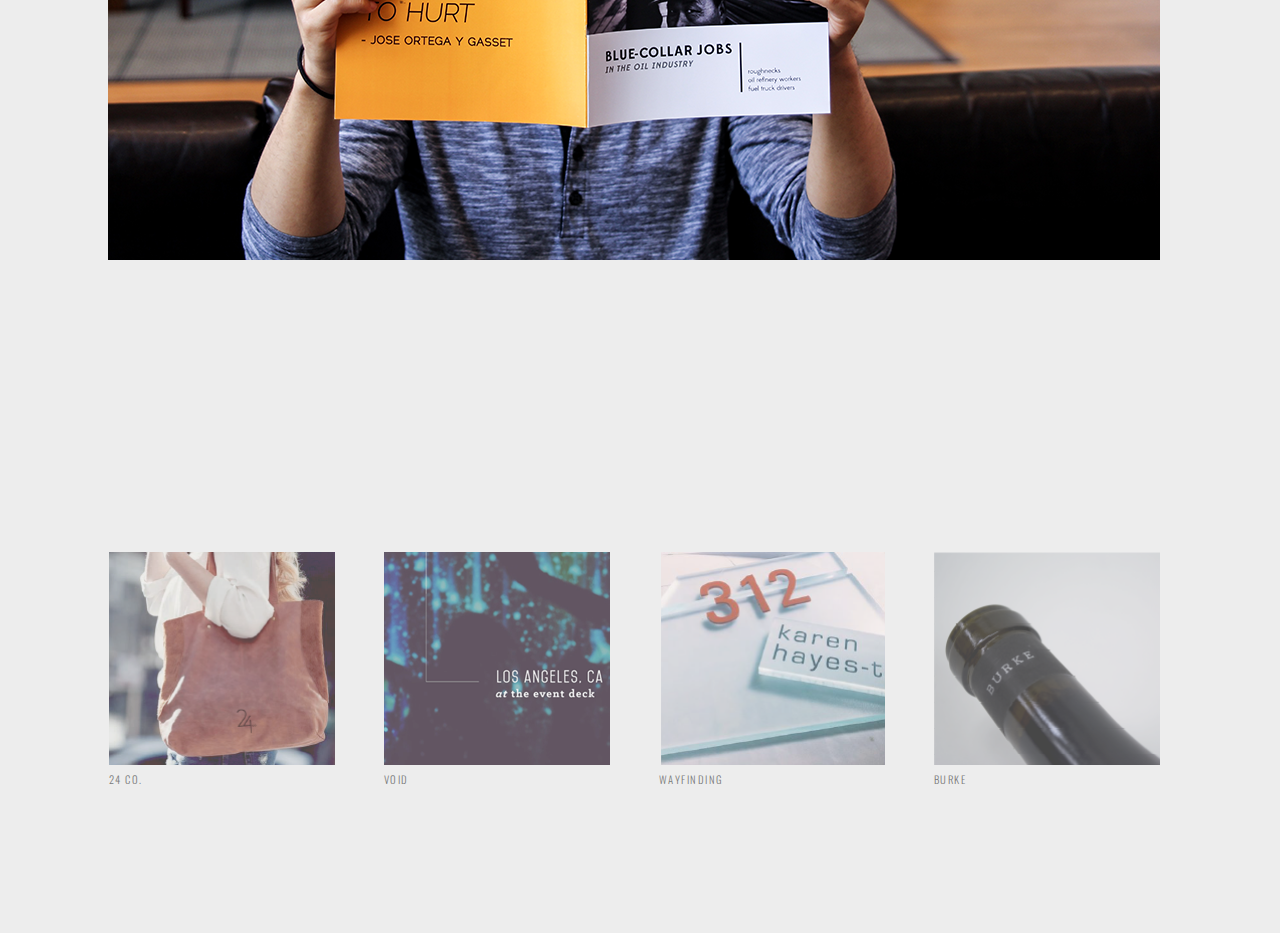
<file: odd-lot.html>
<!DOCTYPE html>
<html>
    <head>
        <title>Odd Lot</title>
        <link rel="apple-touch-icon" sizes="57x57" href="/apple-touch-icon-57x57.png">
        <link rel="apple-touch-icon" sizes="60x60" href="/apple-touch-icon-60x60.png">
        <link rel="apple-touch-icon" sizes="72x72" href="/apple-touch-icon-72x72.png">
        <link rel="apple-touch-icon" sizes="76x76" href="/apple-touch-icon-76x76.png">
        <link rel="apple-touch-icon" sizes="114x114" href="/apple-touch-icon-114x114.png">
        <link rel="apple-touch-icon" sizes="120x120" href="/apple-touch-icon-120x120.png">
        <link rel="apple-touch-icon" sizes="144x144" href="/apple-touch-icon-144x144.png">
        <link rel="apple-touch-icon" sizes="152x152" href="/apple-touch-icon-152x152.png">
        <link rel="apple-touch-icon" sizes="180x180" href="/apple-touch-icon-180x180.png">
        <link rel="icon" type="image/png" href="/favicon-32x32.png" sizes="32x32">
        <link rel="icon" type="image/png" href="/android-chrome-192x192.png" sizes="192x192">
        <link rel="icon" type="image/png" href="/favicon-96x96.png" sizes="96x96">
        <link rel="icon" type="image/png" href="/favicon-16x16.png" sizes="16x16">
        <link rel="manifest" href="/manifest.json">
        <link rel="mask-icon" href="/safari-pinned-tab.svg" color="#2f2c2c">
        <meta name="msapplication-TileColor" content="#ffc40d">
        <meta name="msapplication-TileImage" content="/mstile-144x144.png">
        <meta name="theme-color" content="#ffffff">
        <link href="http://fonts.googleapis.com/css?family=Oswald:400" rel="stylesheet" type="text/css">
        <link href="http://fonts.googleapis.com/css?family=Oswald:300" rel="stylesheet" type="text/css">
        <link href='https://fonts.googleapis.com/css?family=Roboto+Slab:300' rel='stylesheet' type='text/css'>
        <link href="./CSS/general.css" rel="stylesheet" type="text/css">
        <link href="./CSS/odd-lot.css" rel="stylesheet" type="text/css">
    </head>
    
    <body>
        <div id="page">
            <table id="center-table">
                <!-- Top page links. -->
                <tr id="page-links">
                    <!-- Logo/Work link -->
                    <td id="logo">
                        <a href="./index.html"><img src="./Resources/Images/personal_logo.png" alt=""></a>
                    </td>

                    <!-- Remaining page links. They are reversed due to the float: right in the css. -->
                    <td id="other-links">
                        <a href="https://instagram.com/ktgarr/">Instagram</a>
                        <a href="./about.html">About</a>
                        <a href="./index.html">Work</a>
                    </td>
                </tr>
                                
                <!-- Top image -->
                <tr>
                    <td colspan="2">
                        <img src="./Resources/Images/Odd_Lot/top_pic.png" alt="" id="top-image">
                    </td>
                </tr>
                
                <!-- Intro text -->
                <tr>
                    <td colspan="2">
                        <p id="header-text"><tag id="title-text">Odd Lot Magazine</tag><br><tag class="gen-text">Print publication diving into the daily lives of employees<br>in overlooked positions. This montly issue focuses on oil<br>industry workers from drilling, refining, &amp; transporting it.</tag></p>
                    </td>
                </tr>
                
                <!-- Logo -->
                <tr>
                    <td colspan="2">
                        <img src="./Resources/Images/Odd_Lot/odd_lot.png" alt="" id="odd-logo">
                    </td>
                </tr>
                
                <!-- Roughneck Section -->
                <tr>
                    <td>
                        <img src="./Resources/Images/Odd_Lot/roughnecks.png" alt="" id="roughnecks">
                    </td>
                    <td>
                        <table class="inner-table">
                            <tr>
                                <td colspan="2">
                                    <img src="./Resources/Images/Odd_Lot/roughneck1.png" alt="" class="large-rough">
                                </td>
                            </tr>
                            <tr>
                                <td>
                                    <img src="./Resources/Images/Odd_Lot/roughneck2.png" alt="" class="small-rough small-rough-left">
                                    <img src="./Resources/Images/Odd_Lot/roughneck3.png" alt="" class="small-rough small-rough-right">
                                </td>
                            </tr>
                        </table>
                    </td>
                </tr>
                
                <!-- Truckdriver Section -->
                <tr>
                    <td colspan="2">
                        <img src="./Resources/Images/Odd_Lot/fuel_trucks.png" alt="" id="truckdriver">
                    </td>
                </tr>
                
                <!-- Refinery Section -->
                <tr>
                    <td colspan="2">
                        <img src="./Resources/Images/Odd_Lot/oil_refinery.png" alt="" id="refinery">
                    </td>
                </tr>
                
                <!-- Bottom image -->
                <tr>
                    <td colspan="2">
                        <img src="./Resources/Images/Odd_Lot/end_pic.png" alt="" id="bottom-image">
                    </td>
                </tr>
                
                <!-- Other project links -->
                <tr>
                    <td colspan="2">
                        <table class="inner-table">
                            <tr>
                                <td>
                                    <a href="./24Co.html"><img src="./Resources/Images/Links/24Co.png" alt=""  class="bottom-link left-link img-blur"></a>
                                </td>
                                <td>
                                    <a href="./void.html"><img src="./Resources/Images/Links/void.png" alt="" class="bottom-link middle-link img-blur"></a>
                                </td>
                                <td>
                                    <a href="./wayfinding.html"><img src="./Resources/Images/Links/wayfinding.png" alt="" class="bottom-link middle-link img-blur"></a>
                                </td>
                                <td>
                                    <a href="./burke.html"><img src="./Resources/Images/Links/burke.png" alt="" class="bottom-link right-link img-blur"></a>
                                </td>
                            </tr>
                            <tr>
                                <td>
                                    <p class="bottom-link-text left-link">24 Co.</p>
                                </td>
                                <td>
                                    <p class="bottom-link-text middle-link">Void</p>
                                </td>
                                <td>
                                    <p class="bottom-link-text middle-link">Wayfinding</p>
                                </td>
                                <td>
                                    <p class="bottom-link-text right-link">Burke</p>
                                </td>
                            </tr>
                        </table>
                    </td>
                </tr>
            </table>
        </div>
    </body>
</html>
</file>
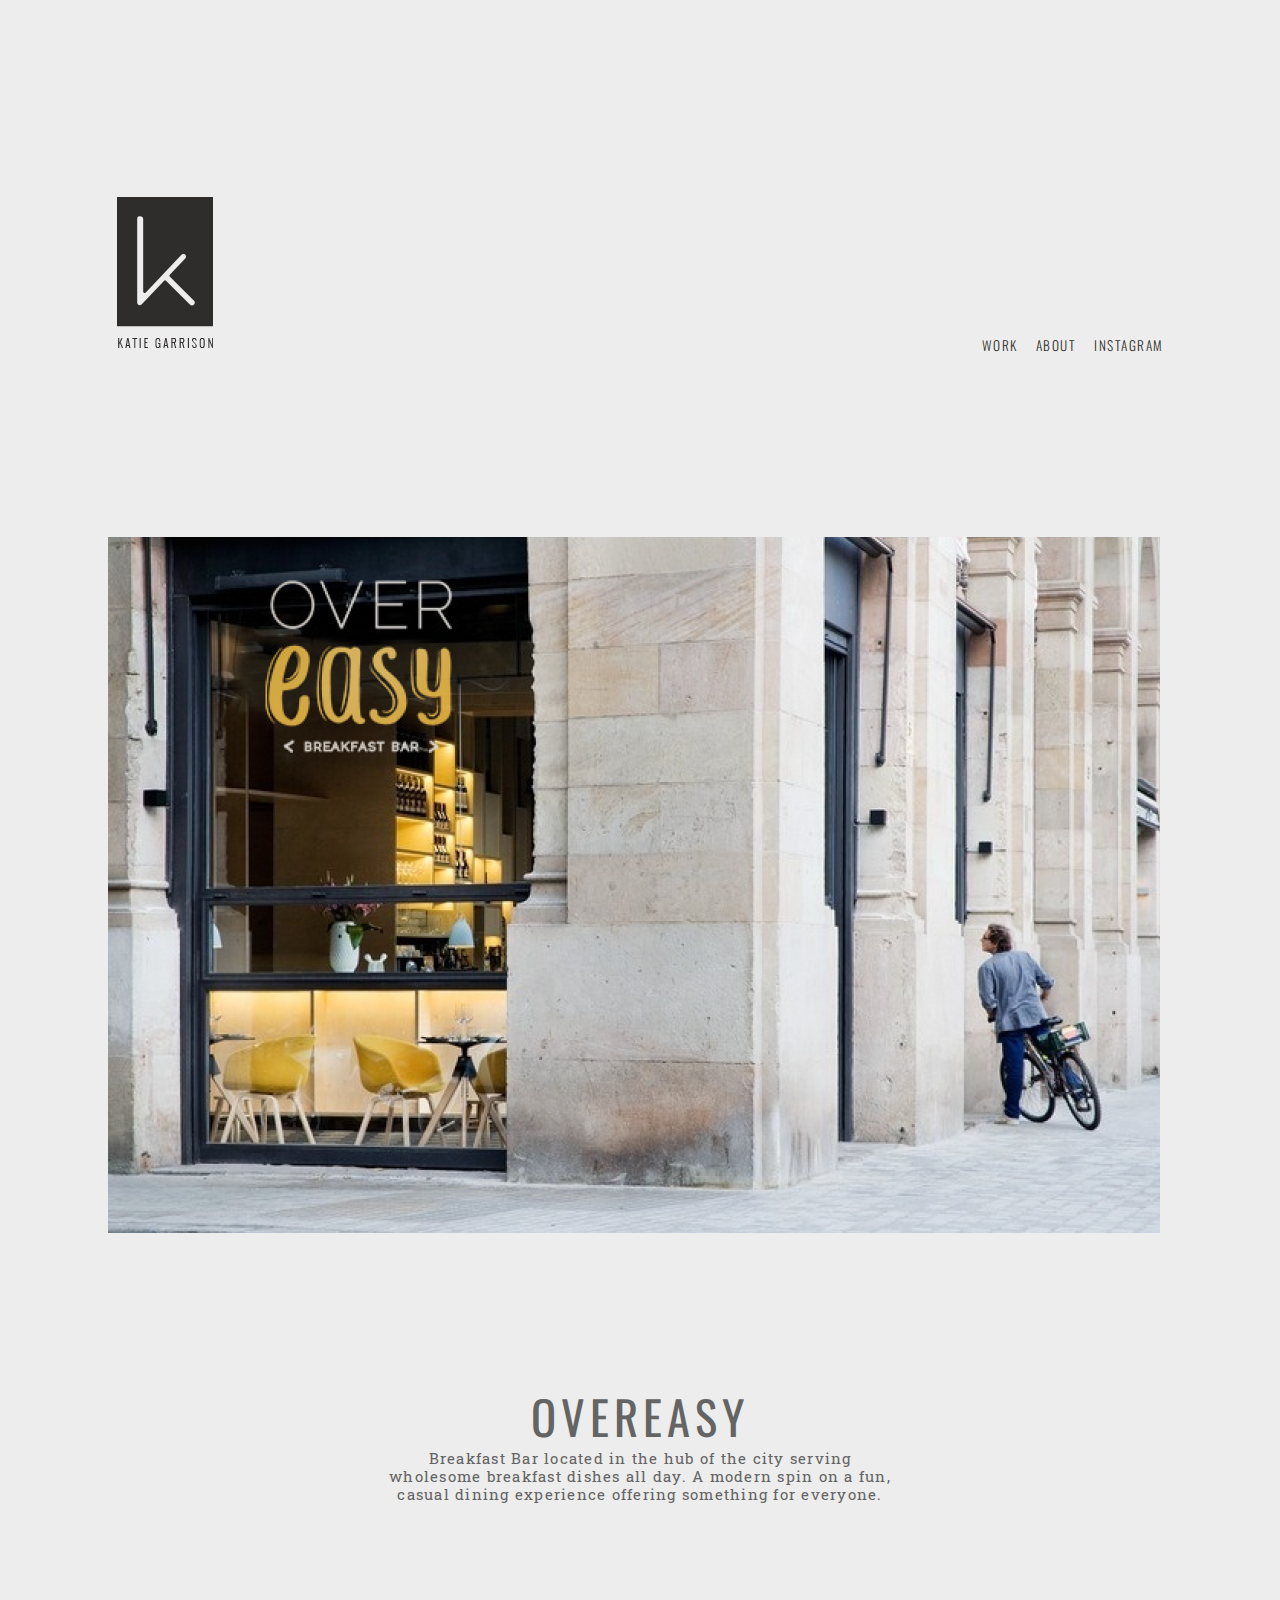
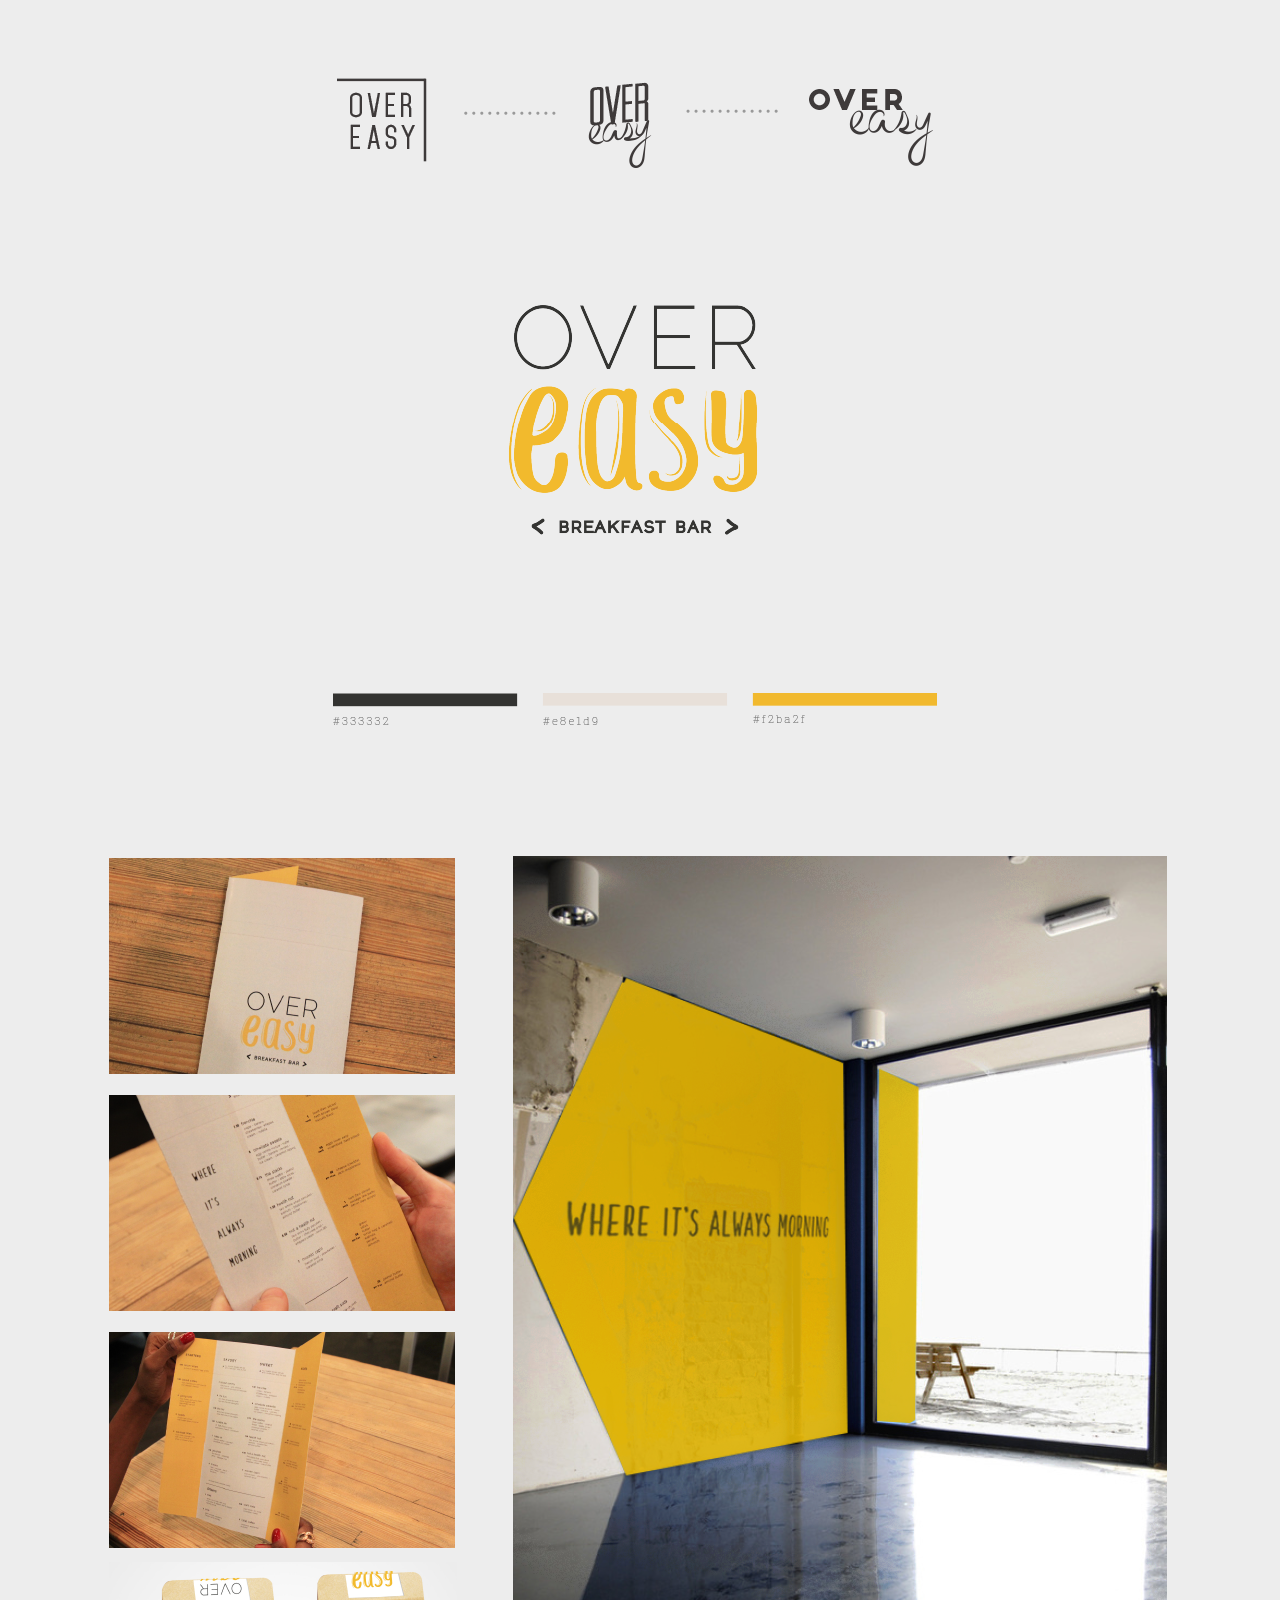
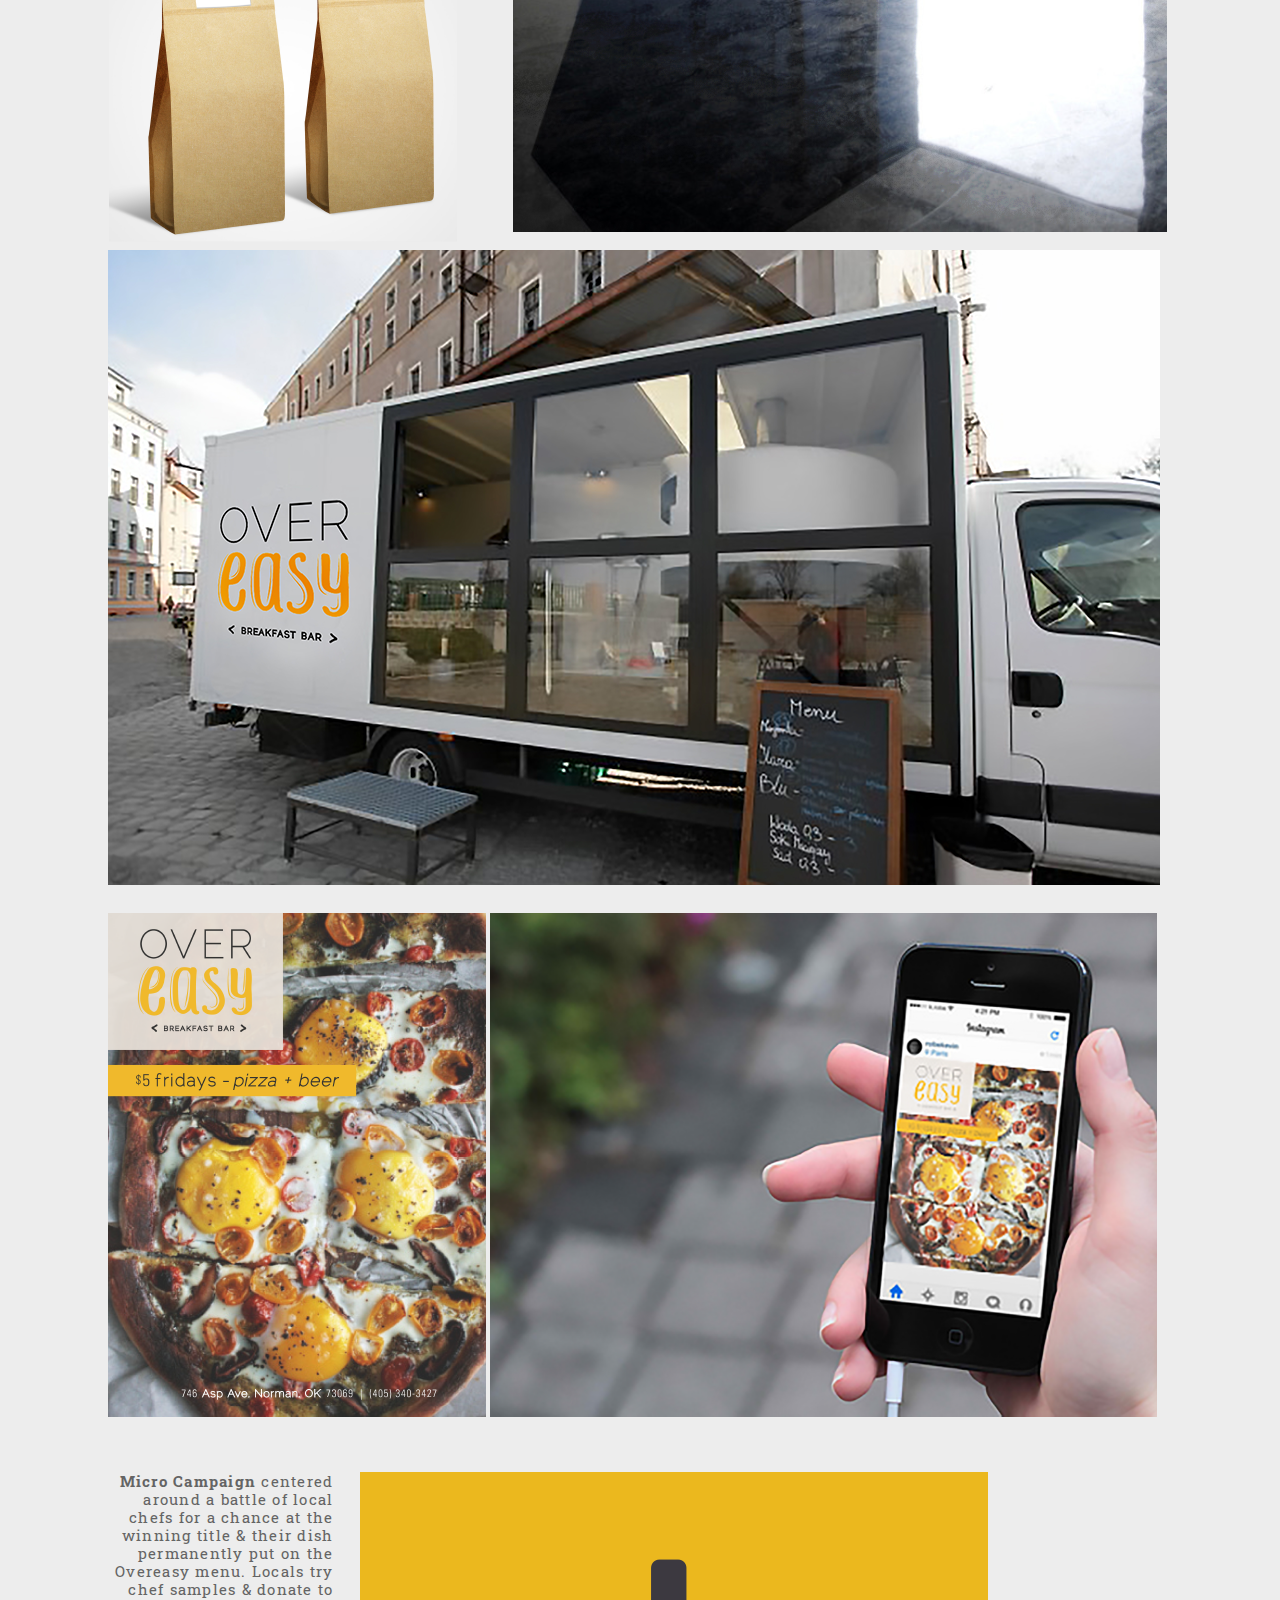
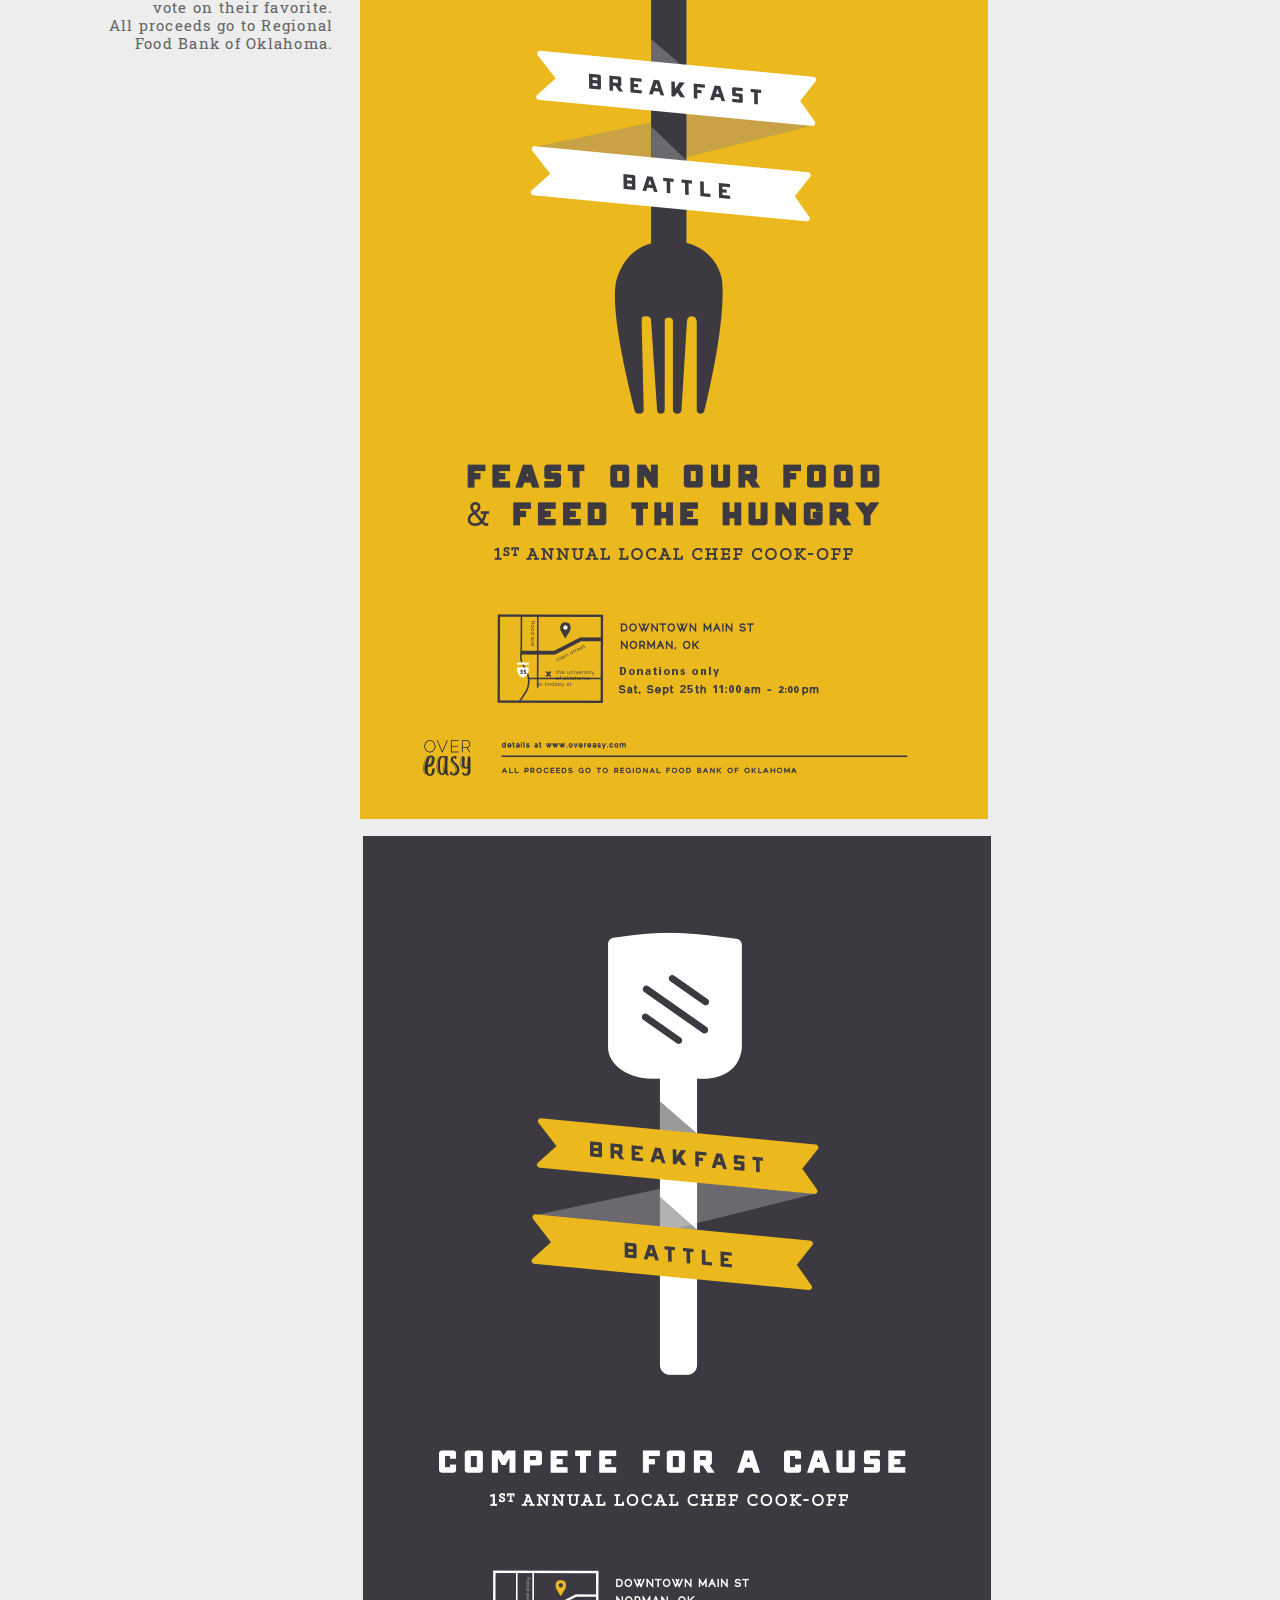
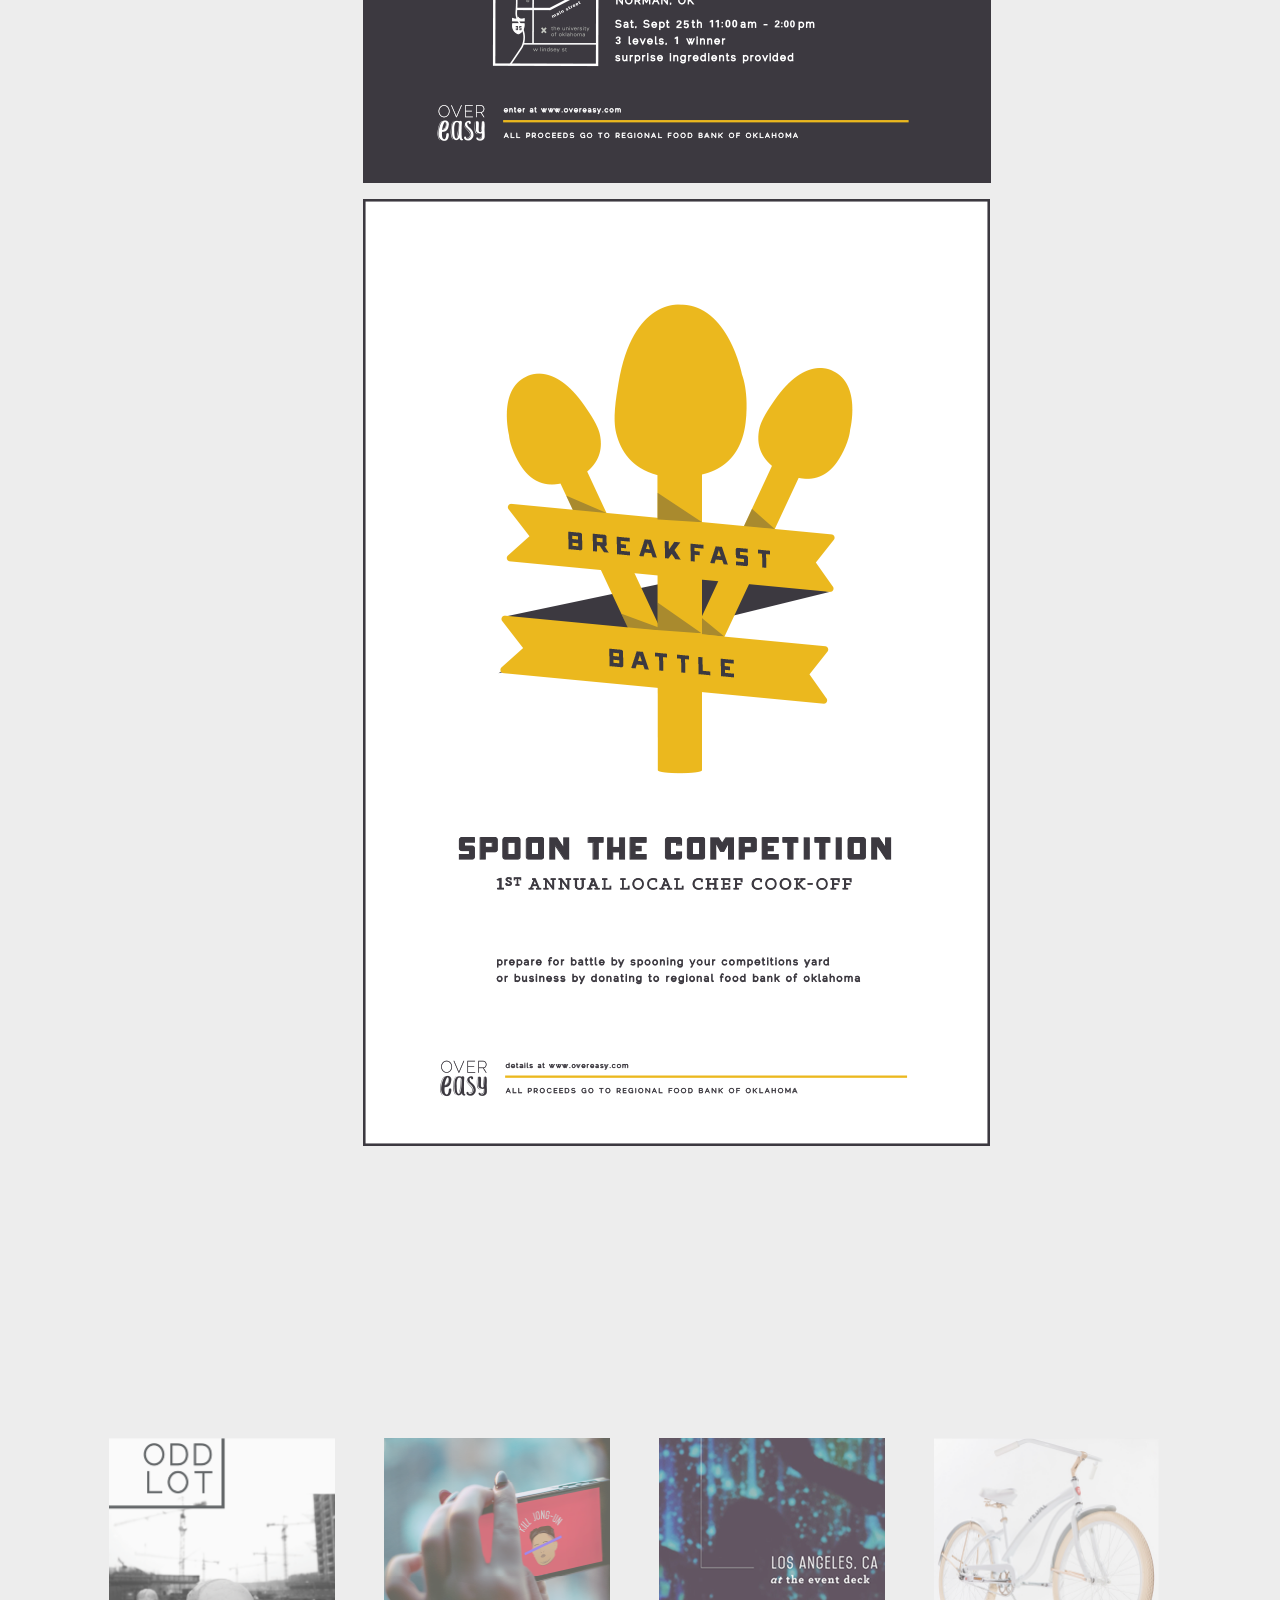
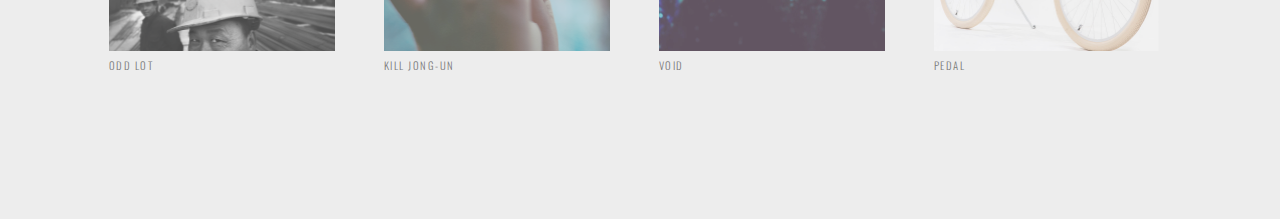
<file: overeasy.html>
<!DOCTYPE html>
<html>
    <head>
        <title>Over Easy</title>
        <link rel="apple-touch-icon" sizes="57x57" href="/apple-touch-icon-57x57.png">
        <link rel="apple-touch-icon" sizes="60x60" href="/apple-touch-icon-60x60.png">
        <link rel="apple-touch-icon" sizes="72x72" href="/apple-touch-icon-72x72.png">
        <link rel="apple-touch-icon" sizes="76x76" href="/apple-touch-icon-76x76.png">
        <link rel="apple-touch-icon" sizes="114x114" href="/apple-touch-icon-114x114.png">
        <link rel="apple-touch-icon" sizes="120x120" href="/apple-touch-icon-120x120.png">
        <link rel="apple-touch-icon" sizes="144x144" href="/apple-touch-icon-144x144.png">
        <link rel="apple-touch-icon" sizes="152x152" href="/apple-touch-icon-152x152.png">
        <link rel="apple-touch-icon" sizes="180x180" href="/apple-touch-icon-180x180.png">
        <link rel="icon" type="image/png" href="/favicon-32x32.png" sizes="32x32">
        <link rel="icon" type="image/png" href="/android-chrome-192x192.png" sizes="192x192">
        <link rel="icon" type="image/png" href="/favicon-96x96.png" sizes="96x96">
        <link rel="icon" type="image/png" href="/favicon-16x16.png" sizes="16x16">
        <link rel="manifest" href="/manifest.json">
        <link rel="mask-icon" href="/safari-pinned-tab.svg" color="#2f2c2c">
        <meta name="msapplication-TileColor" content="#ffc40d">
        <meta name="msapplication-TileImage" content="/mstile-144x144.png">
        <meta name="theme-color" content="#ffffff">
        <link href="http://fonts.googleapis.com/css?family=Oswald:400" rel="stylesheet" type="text/css">
        <link href="http://fonts.googleapis.com/css?family=Oswald:300" rel="stylesheet" type="text/css">
        <link href="https://fonts.googleapis.com/css?family=Roboto+Slab:300" rel="stylesheet" type="text/css">
        <link href="./CSS/general.css" rel="stylesheet" type="text/css">
        <link href="./CSS/overeasy.css" rel="stylesheet" type="text/css">
    </head>
    
    <body>
        <div id="page">
            <table id="center-table">
                <!-- Top page links. -->
                <tr id="page-links">
                    <!-- Logo/Work link -->
                    <td id="logo">
                        <a href="./index.html"><img src="./Resources/Images/personal_logo.png" alt=""></a>
                    </td>

                    <!-- Remaining page links. They are reversed due to the float: right in the css. -->
                    <td id="other-links">
                        <a href="https://instagram.com/ktgarr/">Instagram</a>
                        <a href="./about.html">About</a>
                        <a href="./index.html">Work</a>
                    </td>
                </tr>
                
                <!-- Top image -->
                <tr>
                    <td colspan="2">
                        <img src="./Resources/Images/Over_Easy/top_pic.png" alt="" id="top-image">
                    </td>
                </tr>
                
                <!-- Intro text -->
                <tr>
                    <td colspan="2">
                        <p id="header-text"><tag id="title-text">Overeasy</tag><br><tag class="gen-text">Breakfast Bar located in the hub of the city serving<br>wholesome breakfast dishes all day. A modern spin on a fun,<br>casual dining experience offering something for everyone.</tag></p>
                    </td>
                </tr>
                
                <!-- Logo process -->
                <tr>
                    <td colspan="2">
                        <img src="./Resources/Images/Over_Easy/logo_progress.png" alt="" id="logo-process">
                    </td>
                </tr>
                
                <!-- Final logo -->
                <tr>
                    <td colspan="2">
                        <img src="./Resources/Images/Over_Easy/final_logo.png" alt="" id="final-logo">
                    </td>
                </tr>
                
                <!-- Color palette -->
                <tr>
                    <td colspan="2">
                        <img src="./Resources/Images/Over_Easy/color_palette.png" alt="" id="palette">
                    </td>
                </tr>
                
                <!-- Menus, To-go bags, and Interior -->
                <tr>
                    <td>
                        <table class="inner-table">
                            <tr>
                                <td>
                                    <img src="./Resources/Images/Over_Easy/menu1.png" alt="" id="top-small" class="menu">
                                </td>
                            </tr>
                            <tr>
                                <td>
                                    <img src="./Resources/Images/Over_Easy/menu2.png" alt="" id="middle-small" class="menu">
                                </td>
                            </tr>
                            <tr>
                                <td>
                                    <img src="./Resources/Images/Over_Easy/menu3.png" alt="" id="middle-small" class="menu">
                                </td>
                            </tr>
                            <tr>
                                <td>
                                    <img src="./Resources/Images/Over_Easy/to-go_bags.png" alt="" id="bottom-small togo-bag">
                                </td>
                            </tr>
                        </table>
                    </td>
                    <td>
                        <img src="./Resources/Images/Over_Easy/interior.png" alt="" id="interior">
                    </td>
                </tr>
                
                <!-- Food truck -->
                <tr>
                    <td colspan="2">
                        <img src="./Resources/Images/Over_Easy/food_truck.png" alt="" id="foodtruck">
                    </td>
                </tr>
                
                <!-- Ads -->
                <tr>
                    <td>
                        <img src="./Resources/Images/Over_Easy/ad1.png" alt="" id="ad-one">
                    </td>
                    <td>
                        <img src="./Resources/Images/Over_Easy/ad2.png" alt="" id="ad-two">
                    </td>
                </tr>
                
                <!-- Campaign text and poster -->
                <tr>
                    <td colspan="2">
                        <table class="inner-table">
                            <td>
                                <p id="poster-text"><tag class="gen-text"><b>Micro Campaign</b> centered<br>around a battle of local<br>chefs for a chance at the<br>winning title &amp; their dish<br>permanently put on the<br>Overeasy menu. Locals try<br>chef samples &amp; donate to<br>vote on their favorite.<br>All proceeds go to Regional<br>Food Bank of Oklahoma.</tag></p>
                            </td>
                            <td>
                                <img src="./Resources/Images/Over_Easy/poster1.png" alt="" id="first-poster" class="poster">
                            </td>
                        </table>
                    </td>
                </tr>
                
                <!-- Second poster -->
                <tr>
                    <td colspan="2">
                        <img src="./Resources/Images/Over_Easy/poster2.png" alt="" id="second-poster" class="poster">
                    </td>
                </tr>
                
                <!-- Third poster -->
                <tr>
                    <td colspan="2">
                        <img src="./Resources/Images/Over_Easy/poster3.png" alt="" id="third-poster" class="poster">
                    </td>
                </tr>
                
                <!-- Other project links -->
                <tr>
                    <td colspan="2">
                        <table class="inner-table">
                            <tr>
                                <td>
                                    <a href="./odd-lot.html"><img src="./Resources/Images/Links/Oddlot.png" alt="" class="bottom-link left-link img-blur"></a>
                                </td>
                                <td>
                                    <a href="./kill-jong-un.html"><img src="./Resources/Images/Links/killjongun.png" alt="" class="bottom-link middle-link img-blur"></a>
                                </td>
                                <td>
                                    <a href="./void.html"><img src="./Resources/Images/Links/void.png" alt="" class="bottom-link middle-link img-blur"></a>
                                </td>
                                <td>
                                    <a href="./pedal.html"><img src="./Resources/Images/Links/pedal.png" alt=""  class="bottom-link right-link img-blur"></a>
                                </td>
                            </tr>
                            <tr>
                                <td>
                                    <p class="bottom-link-text left-link">Odd Lot</p>
                                </td>
                                <td>
                                    <p class="bottom-link-text middle-link">Kill Jong-un</p>
                                </td>
                                <td>
                                    <p class="bottom-link-text middle-link">Void</p>
                                </td>
                                <td>
                                    <p class="bottom-link-text right-link">Pedal</p>
                                </td>
                            </tr>
                        </table>
                    </td>
                </tr>
            </table>
        </div>
    </body>
</html>
</file>
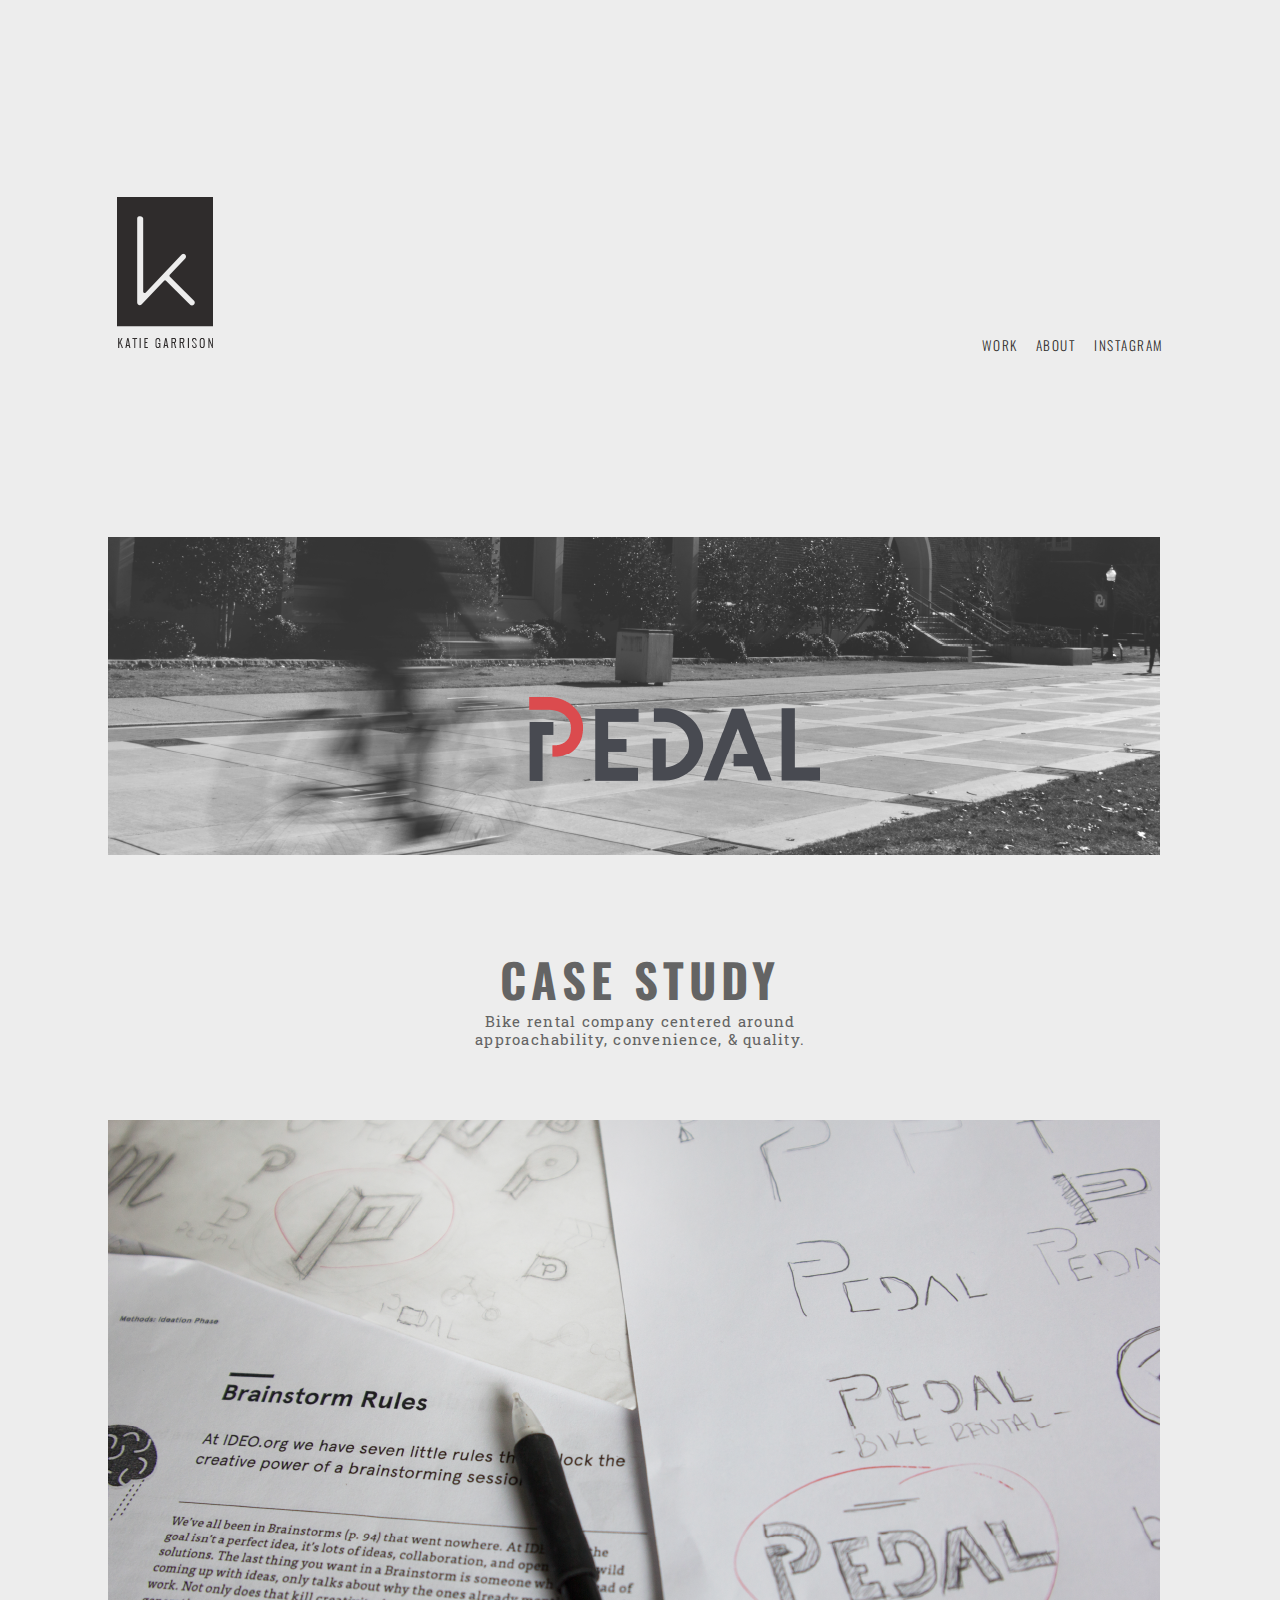
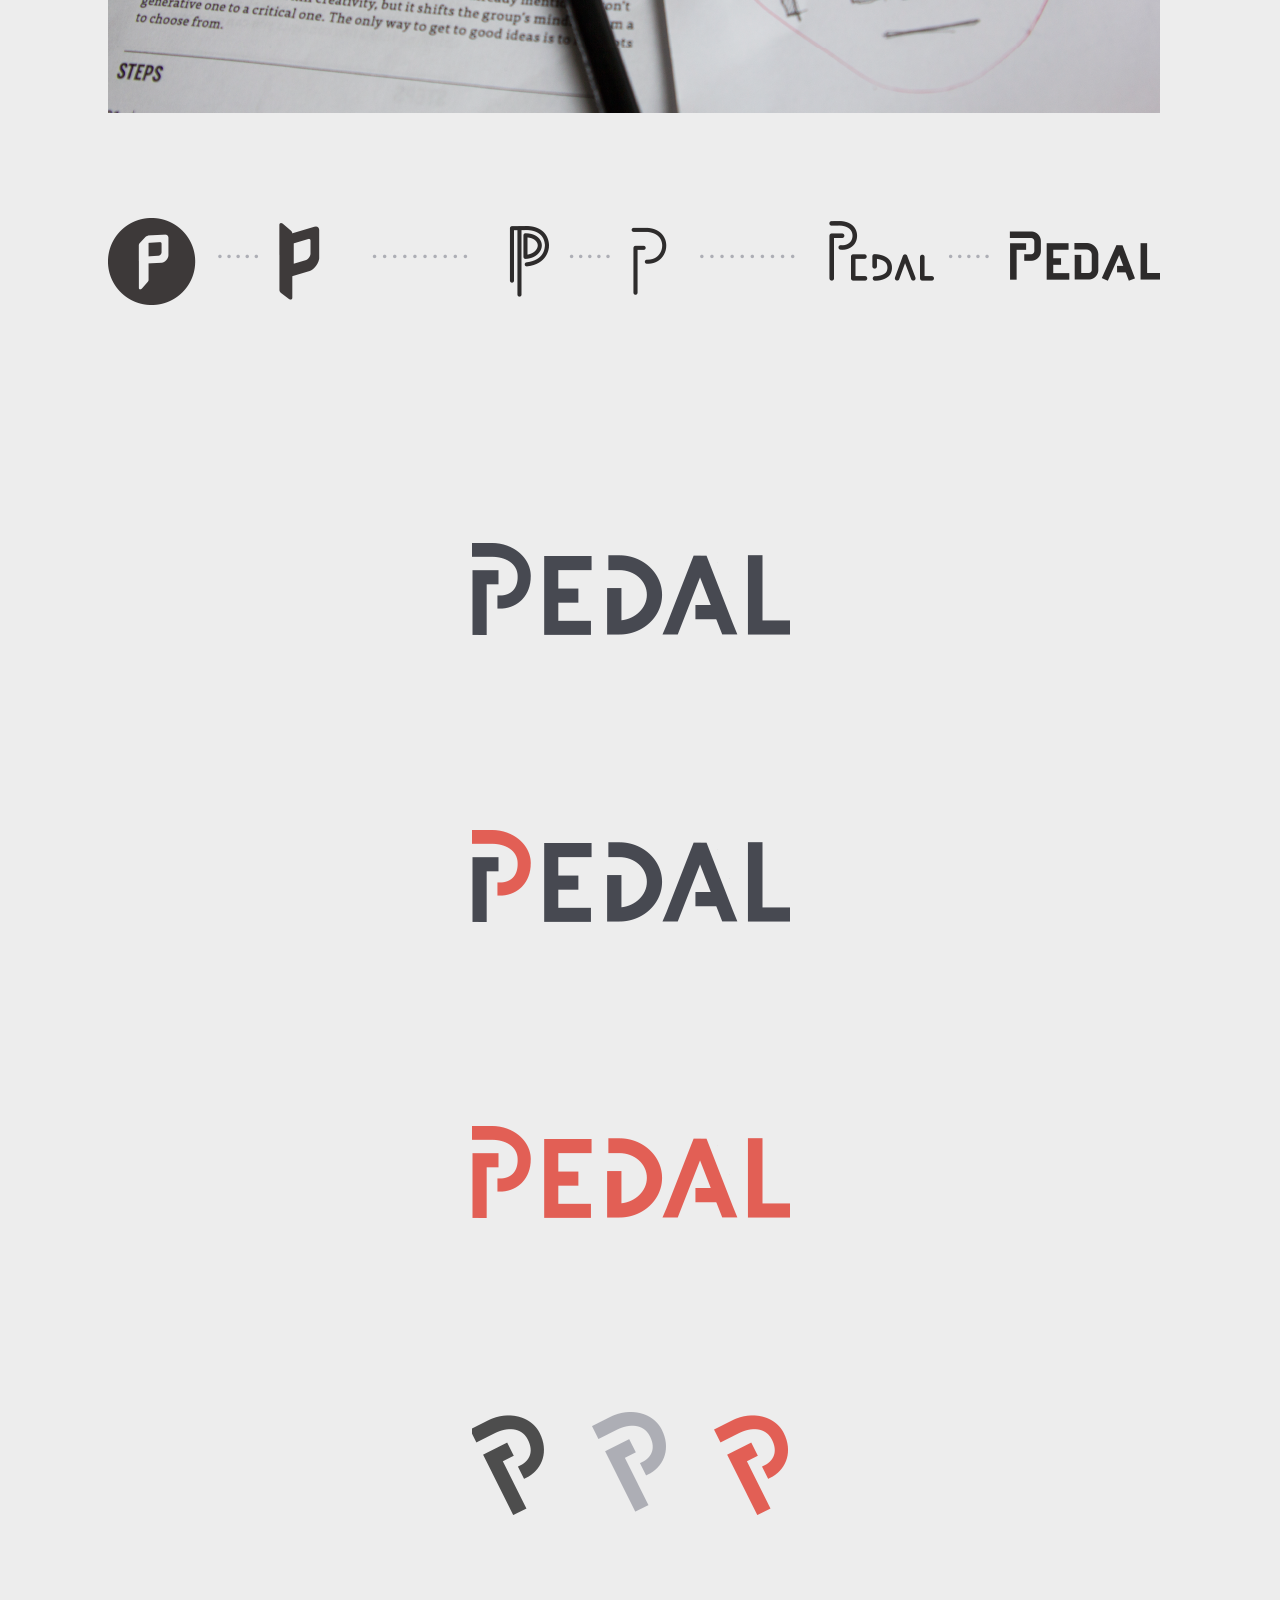
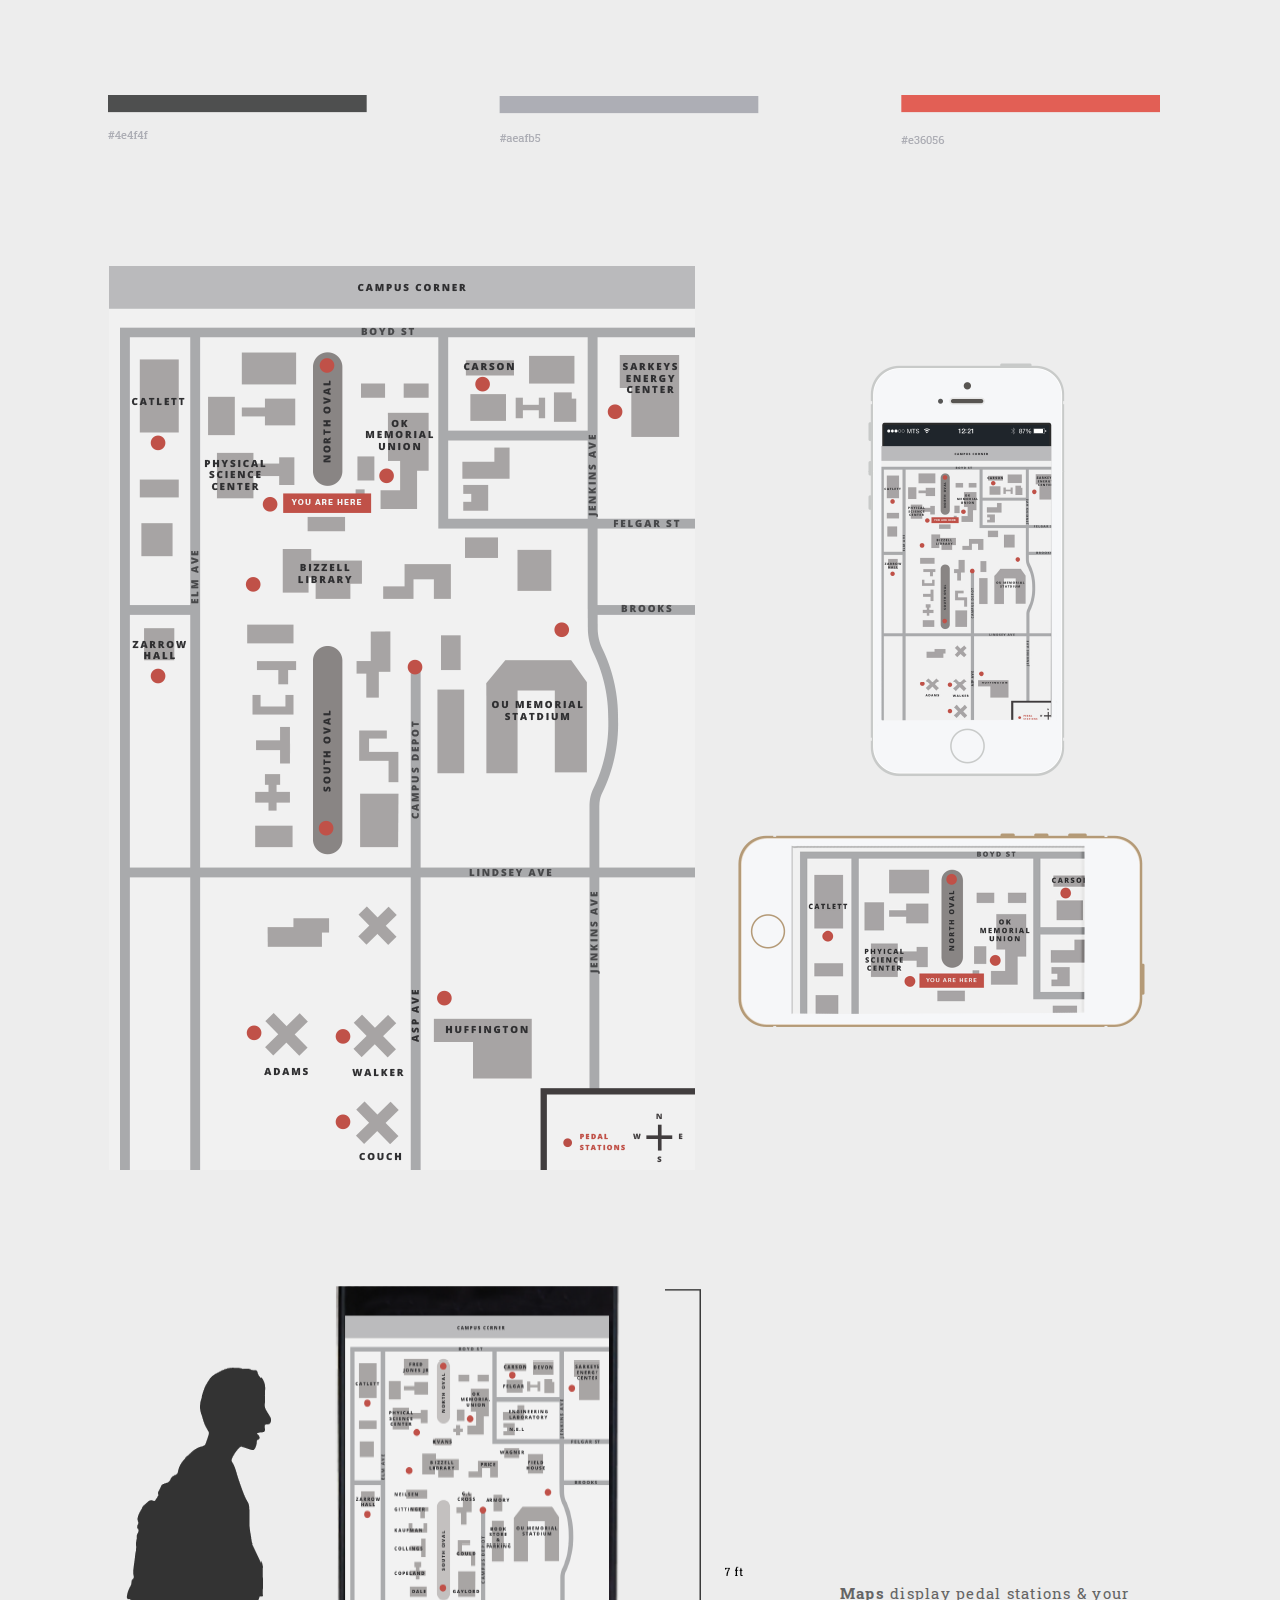
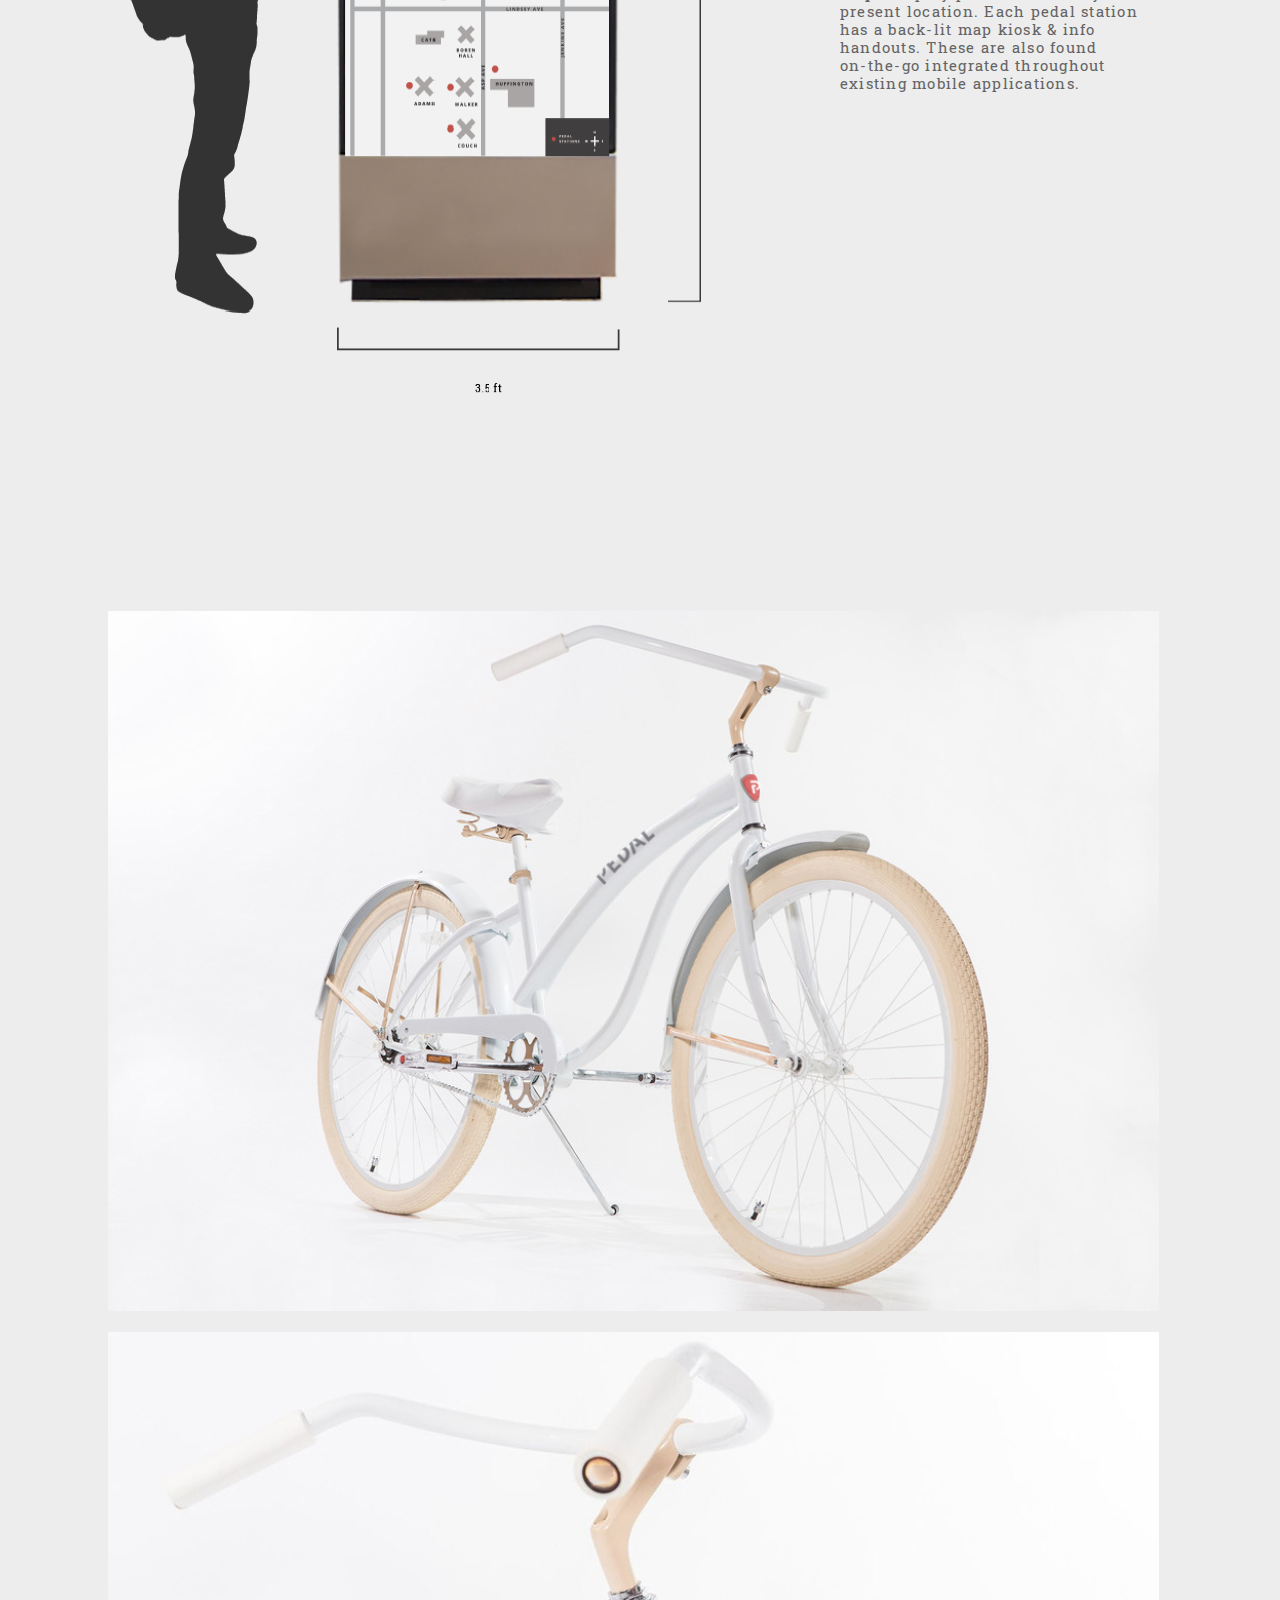
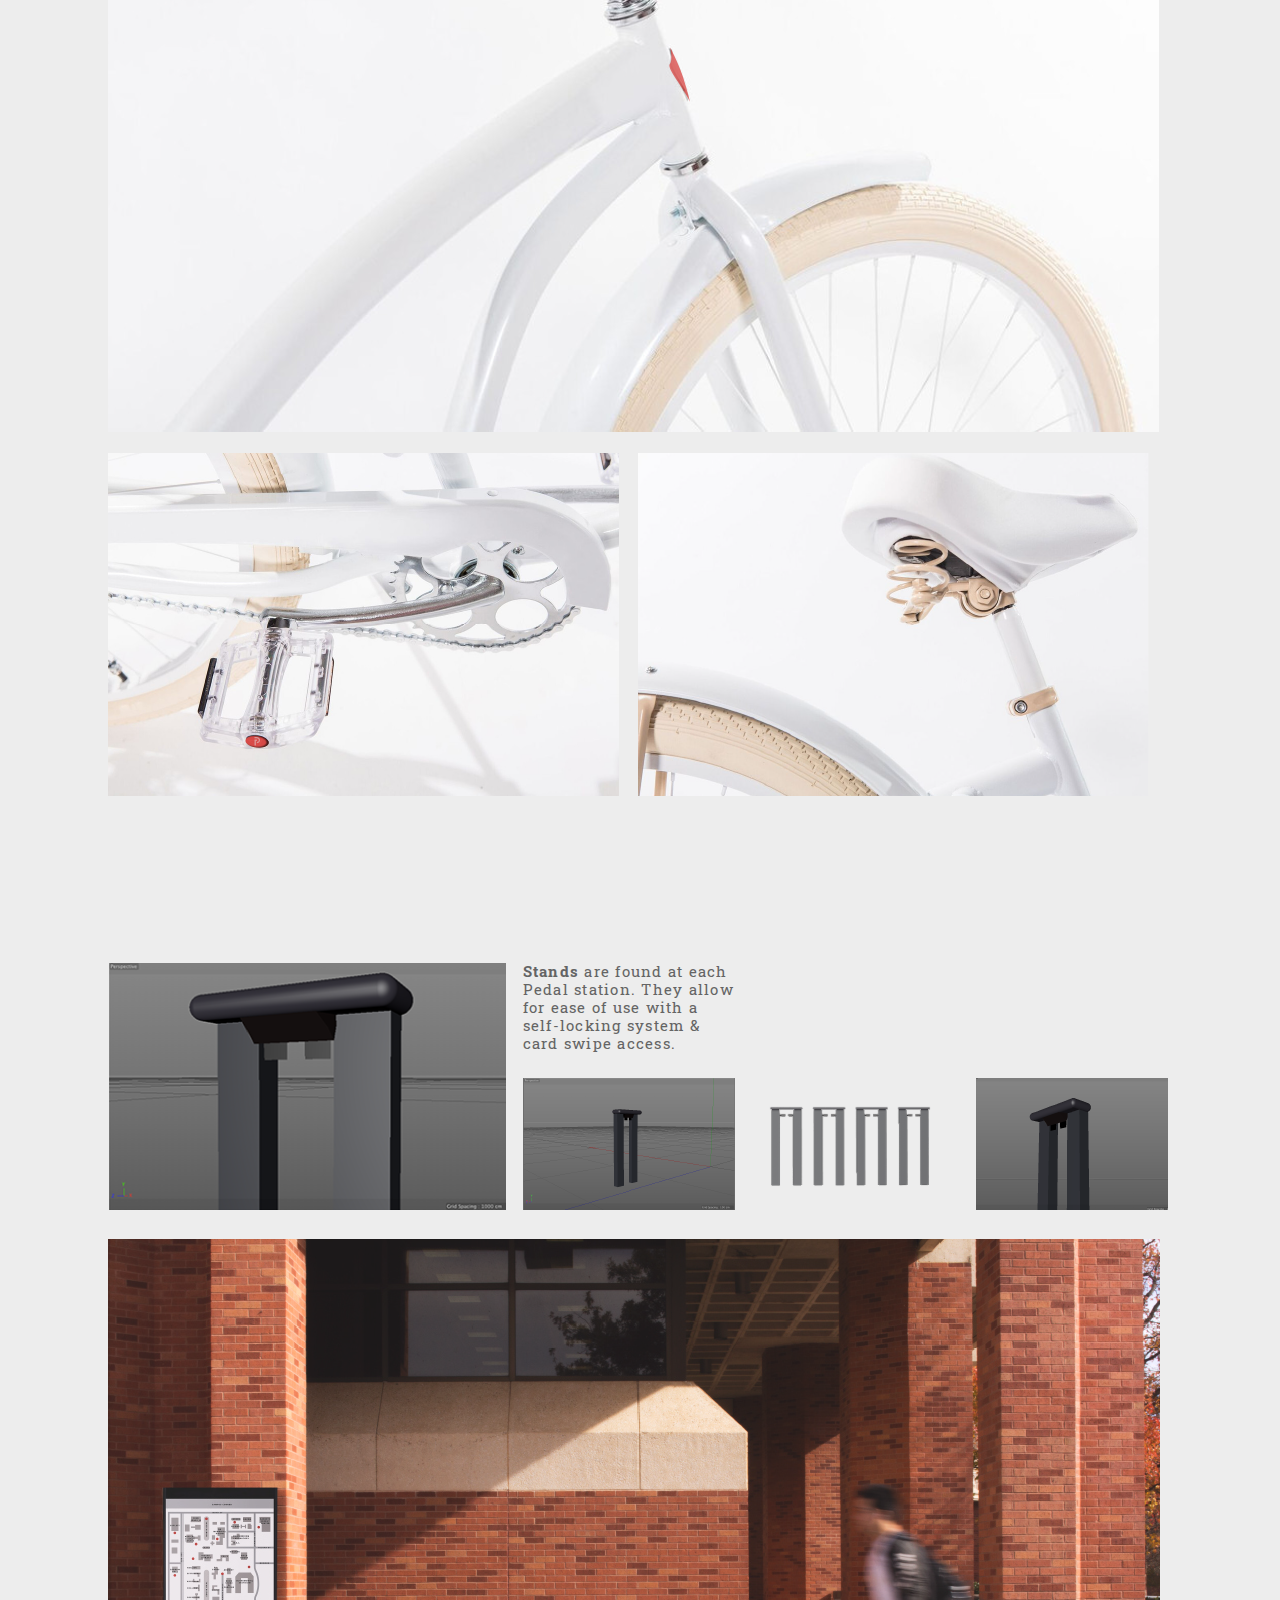
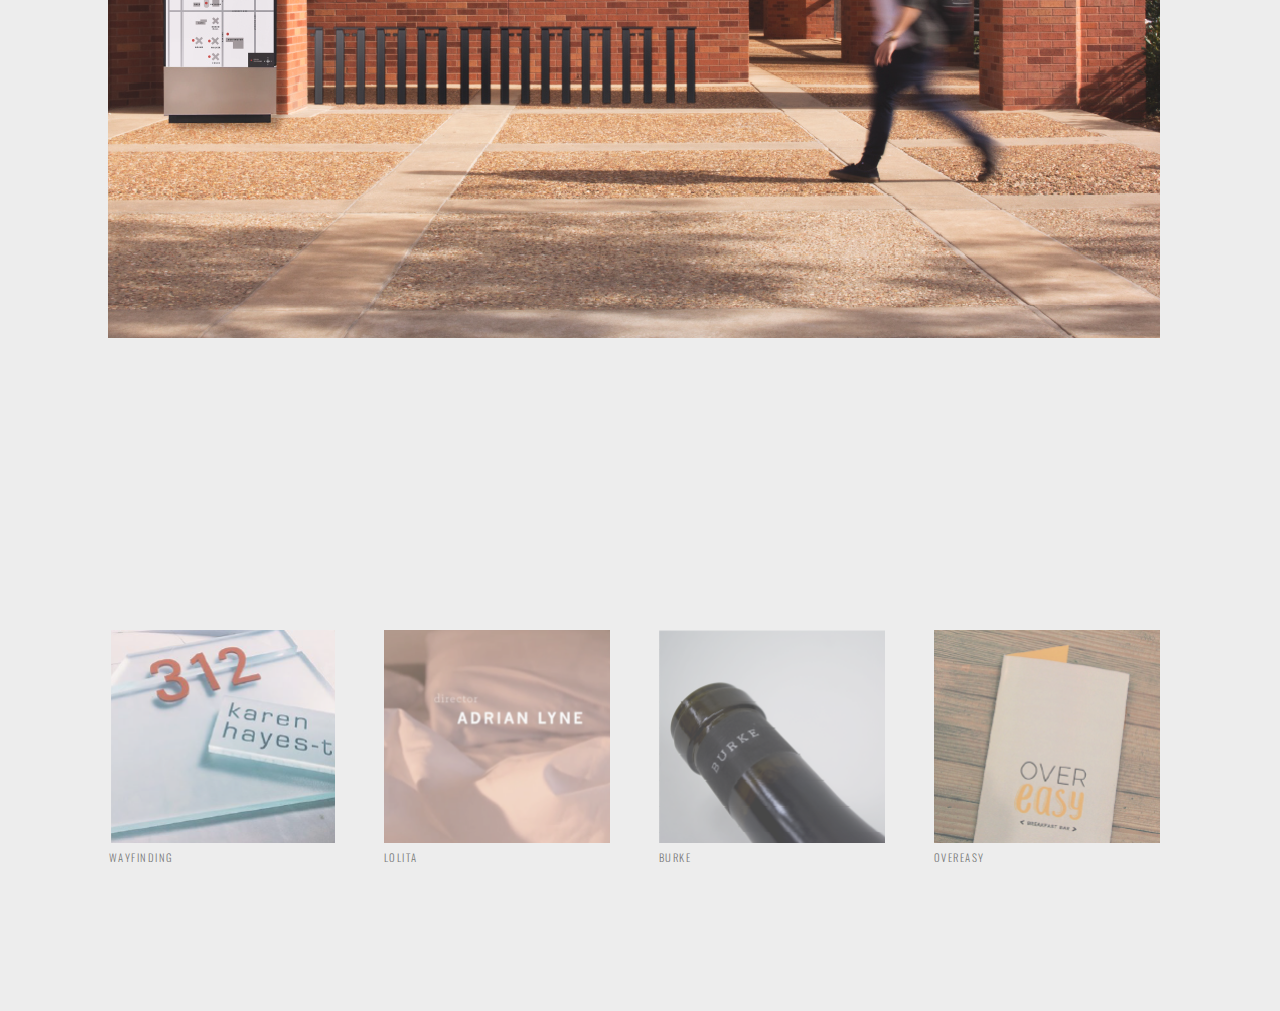
<file: pedal.html>
<!DOCTYPE html>
<html>
    <head>
        <title>Pedal</title>
        <link rel="apple-touch-icon" sizes="57x57" href="/apple-touch-icon-57x57.png">
        <link rel="apple-touch-icon" sizes="60x60" href="/apple-touch-icon-60x60.png">
        <link rel="apple-touch-icon" sizes="72x72" href="/apple-touch-icon-72x72.png">
        <link rel="apple-touch-icon" sizes="76x76" href="/apple-touch-icon-76x76.png">
        <link rel="apple-touch-icon" sizes="114x114" href="/apple-touch-icon-114x114.png">
        <link rel="apple-touch-icon" sizes="120x120" href="/apple-touch-icon-120x120.png">
        <link rel="apple-touch-icon" sizes="144x144" href="/apple-touch-icon-144x144.png">
        <link rel="apple-touch-icon" sizes="152x152" href="/apple-touch-icon-152x152.png">
        <link rel="apple-touch-icon" sizes="180x180" href="/apple-touch-icon-180x180.png">
        <link rel="icon" type="image/png" href="/favicon-32x32.png" sizes="32x32">
        <link rel="icon" type="image/png" href="/android-chrome-192x192.png" sizes="192x192">
        <link rel="icon" type="image/png" href="/favicon-96x96.png" sizes="96x96">
        <link rel="icon" type="image/png" href="/favicon-16x16.png" sizes="16x16">
        <link rel="manifest" href="/manifest.json">
        <link rel="mask-icon" href="/safari-pinned-tab.svg" color="#2f2c2c">
        <meta name="msapplication-TileColor" content="#ffc40d">
        <meta name="msapplication-TileImage" content="/mstile-144x144.png">
        <meta name="theme-color" content="#ffffff">
        <link href="http://fonts.googleapis.com/css?family=Oswald:400" rel="stylesheet" type="text/css">
        <link href="http://fonts.googleapis.com/css?family=Oswald:300" rel="stylesheet" type="text/css">
        <link href='https://fonts.googleapis.com/css?family=Roboto+Slab:300' rel='stylesheet' type='text/css'>
        <link href="./CSS/general.css" rel="stylesheet" type="text/css">
        <link href="./CSS/pedal.css" rel="stylesheet" type="text/css">
    </head>
    
    <body>
        <div id="page">
            <table id="center-table">
                <!-- Top page links. -->
                <tr id="page-links">
                    <!-- Logo/Work link -->
                    <td id="logo">
                        <a href="./index.html"><img src="./Resources/Images/personal_logo.png" alt=""></a>
                    </td>

                    <!-- Remaining page links. They are reversed due to the float: right in the css. -->
                    <td id="other-links">
                        <a href="https://instagram.com/ktgarr/">Instagram</a>
                        <a href="./about.html">About</a>
                        <a href="./index.html">Work</a>
                    </td>
                </tr>
                
                <!-- Top image -->
                <tr>
                    <td colspan="2">
                        <img src="./Resources/Images/Pedal/pedal_b_w.png" alt="" id="top-image">
                    </td>
                </tr>
                
                <!-- Intro text -->
                <tr>
                    <td colspan="2">
                        <p id="header-text"><tag id="title-text"><b>Case Study</b></tag><br><tag class="gen-text">Bike rental company centered around<br>approachability, convenience, &amp; quality.</tag></p>
                    </td>
                </tr>
                                
                <!-- Sketches -->
                <tr>
                    <td colspan="2">
                        <img src="./Resources/Images/Pedal/sketches.png" alt="" id="sketches">
                    </td>
                </tr>
                
                <!-- Logo process -->
                <tr>
                    <td colspan="2">
                        <img src="./Resources/Images/Pedal/logo_process1.png" alt="" id="process">
                    </td>
                </tr>
                
                <!-- Pedal 1 -->
                <tr>
                    <td colspan="2">
                        <img src="./Resources/Images/Pedal/pedal1.png" alt="" id="pedal-one" class="pedal-gen">
                    </td>
                </tr>
                
                <!-- Pedal 2 -->
                <tr>
                    <td colspan="2">
                        <img src="./Resources/Images/Pedal/pedal2.png" alt="" id="pedal-two" class="pedal-gen">
                    </td>
                </tr>
                
                <!-- Pedal 3 -->
                <tr>
                    <td colspan="2">
                        <img src="./Resources/Images/Pedal/pedal3.png" alt="" id="pedal-three" class="pedal-gen">
                    </td>
                </tr>
                
                <!-- Pedal 4 -->
                <tr>
                    <td colspan="2">
                        <img src="./Resources/Images/Pedal/pedal4.png" alt="" id="pedal-four" class="pedal-gen">
                    </td>
                </tr>
                
                <!-- Palette -->
                <tr>
                    <td colspan="2">
                        <img src="./Resources/Images/Pedal/palette.png" alt="" id="palette">
                    </td>
                </tr>
                
                <!-- Map, Cell 1, and Cell 2 -->
                <tr>
                    <td colspan="2">
                        <table class="inner-table">
                            <tr>
                                <td>
                                    <img src="./Resources/Images/Pedal/map.png" alt="" id="map">
                                </td>
                                <td>
                                    <img src="./Resources/Images/Pedal/cell_1.png" alt="" id="cell-one">
                                    <img src="./Resources/Images/Pedal/cell_2.png" alt="" id="cell-two">
                                </td>
                            </tr>
                        </table>
                    </td>
                </tr>
                
                <!-- Kiosk and Description -->
                <tr>
                    <td>
                        <img src="./Resources/Images/Pedal/kiosk.png" alt="" id="kiosk">
                    </td>
                    <td>
                        <p><tag class="gen-text"><b>Maps</b> display pedal stations &amp; your<br>present location. Each pedal station<br>has a back-lit map kiosk &amp; info<br>handouts. These are also found<br>on-the-go integrated throughout<br>existing mobile applications.</tag></p>
                    </td>
                </tr>
                
                <!-- Bike 1 -->
                <tr>
                    <td colspan="2">
                        <img src="./Resources/Images/Pedal/bike_1.png" alt="" id="large-bike-top" class="large-bike">
                    </td>
                </tr>
                
                <!-- Bike 2 -->
                <tr>
                    <td colspan="2">
                        <img src="./Resources/Images/Pedal/bike_2.png" alt="" class="large-bike">
                    </td>
                </tr>
                
                <!-- Bike 3, and Bike 4 -->
                <tr>
                    <td colspan="2">
                        <img src="./Resources/Images/Pedal/bike_3.png" alt="" id="small-bike-left" class="small-bike">
                        <img src="./Resources/Images/Pedal/bike_4.png" alt="" id="small-bike-right" class="small-bike">
                    </td>
                </tr>
                
                <!-- Stands and description -->
                <tr>
                    <td colspan="2">
                        <table class="inner-table">
                            <tr>
                                <td>
                                    <img src="./Resources/Images/Pedal/stand_1.png" alt="" id="large-stand">
                                </td>
                                <td>
                                    <p id="stand-text"><tag class="gen-text"><b>Stands</b> are found at each<br>Pedal station. They allow<br>for ease of use with a<br>self-locking system &amp;<br>card swipe access.</tag></p>
                                    <img src="./Resources/Images/Pedal/stand_2.png" alt="" id="small-stand-left">
                                </td>
                                <td>
                                    <img src="./Resources/Images/Pedal/stand_3.png" alt="" id="small-stand-middle">
                                </td>
                                <td>
                                    <img src="./Resources/Images/Pedal/stand_4.png" alt="" id="small-stand-right">
                                </td>
                            </tr>
                        </table>
                    </td>
                </tr>
                
                <!-- Mock-up -->
                <tr>
                    <td colspan="2">
                        <img src="./Resources/Images/Pedal/mockup.png" alt="" id="mockup">
                    </td>
                </tr>
                
                <!-- Other project links -->
                <tr>
                    <td colspan="2">
                        <table class="inner-table">
                            <tr>
                                <td>
                                    <a href="./wayfinding.html"><img src="./Resources/Images/Links/wayfinding.png" alt=""  class="bottom-link left-link img-blur"></a>
                                </td>
                                <td>
                                    <a href="./lolita.html"><img src="./Resources/Images/Links/Lolita.png" alt="" class="bottom-link middle-link img-blur"></a>
                                </td>
                                <td>
                                    <a href="./burke.html"><img src="./Resources/Images/Links/burke.png" alt="" class="bottom-link middle-link img-blur"></a>
                                </td>
                                <td>
                                    <a href="./overeasy.html"><img src="./Resources/Images/Links/Overeasy.png" alt="" class="bottom-link right-link img-blur"></a>
                                </td>
                            </tr>
                            <tr>
                                <td>
                                    <p class="bottom-link-text left-link">Wayfinding</p>
                                </td>
                                <td>
                                    <p class="bottom-link-text middle-link">Lolita</p>
                                </td>
                                <td>
                                    <p class="bottom-link-text middle-link">Burke</p>
                                </td>
                                <td>
                                    <p class="bottom-link-text right-link">Overeasy</p>
                                </td>
                            </tr>
                        </table>
                    </td>
                </tr>
            </table>
        </div>
    </body>
</html>
</file>
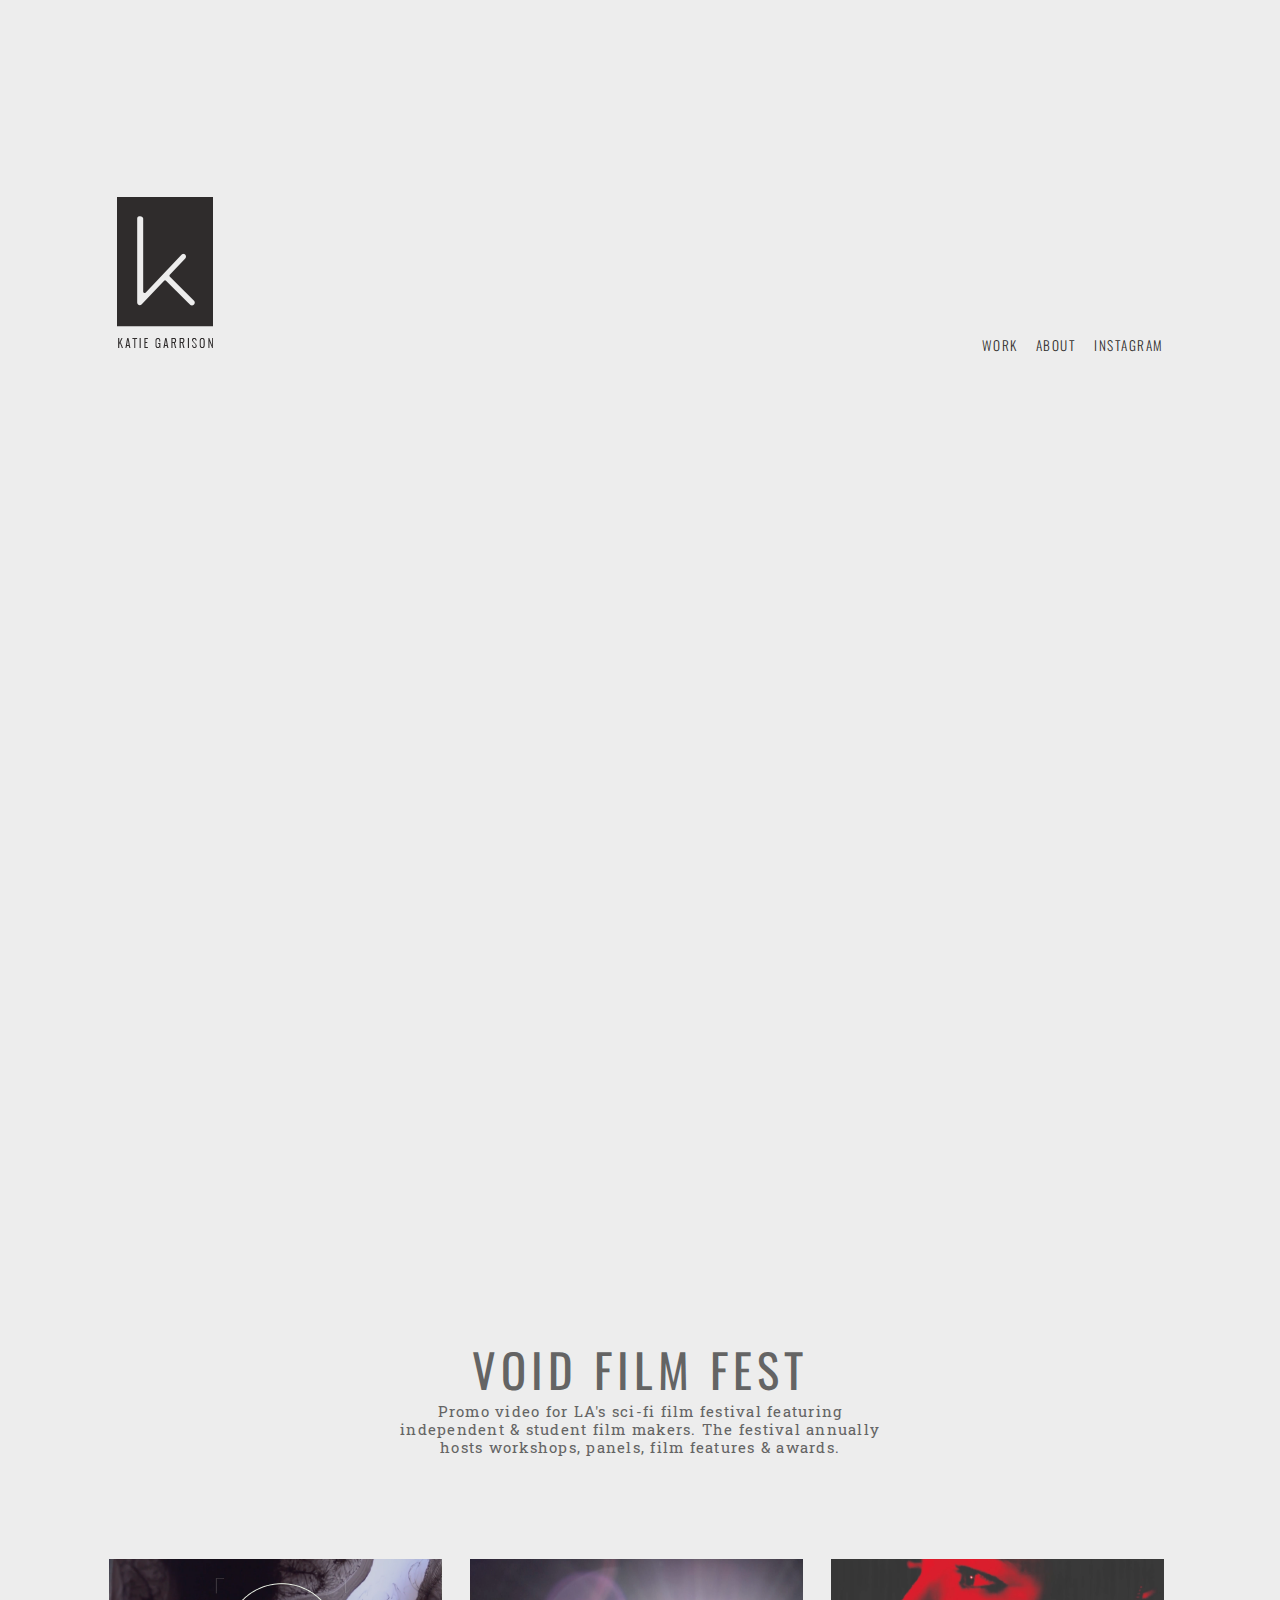
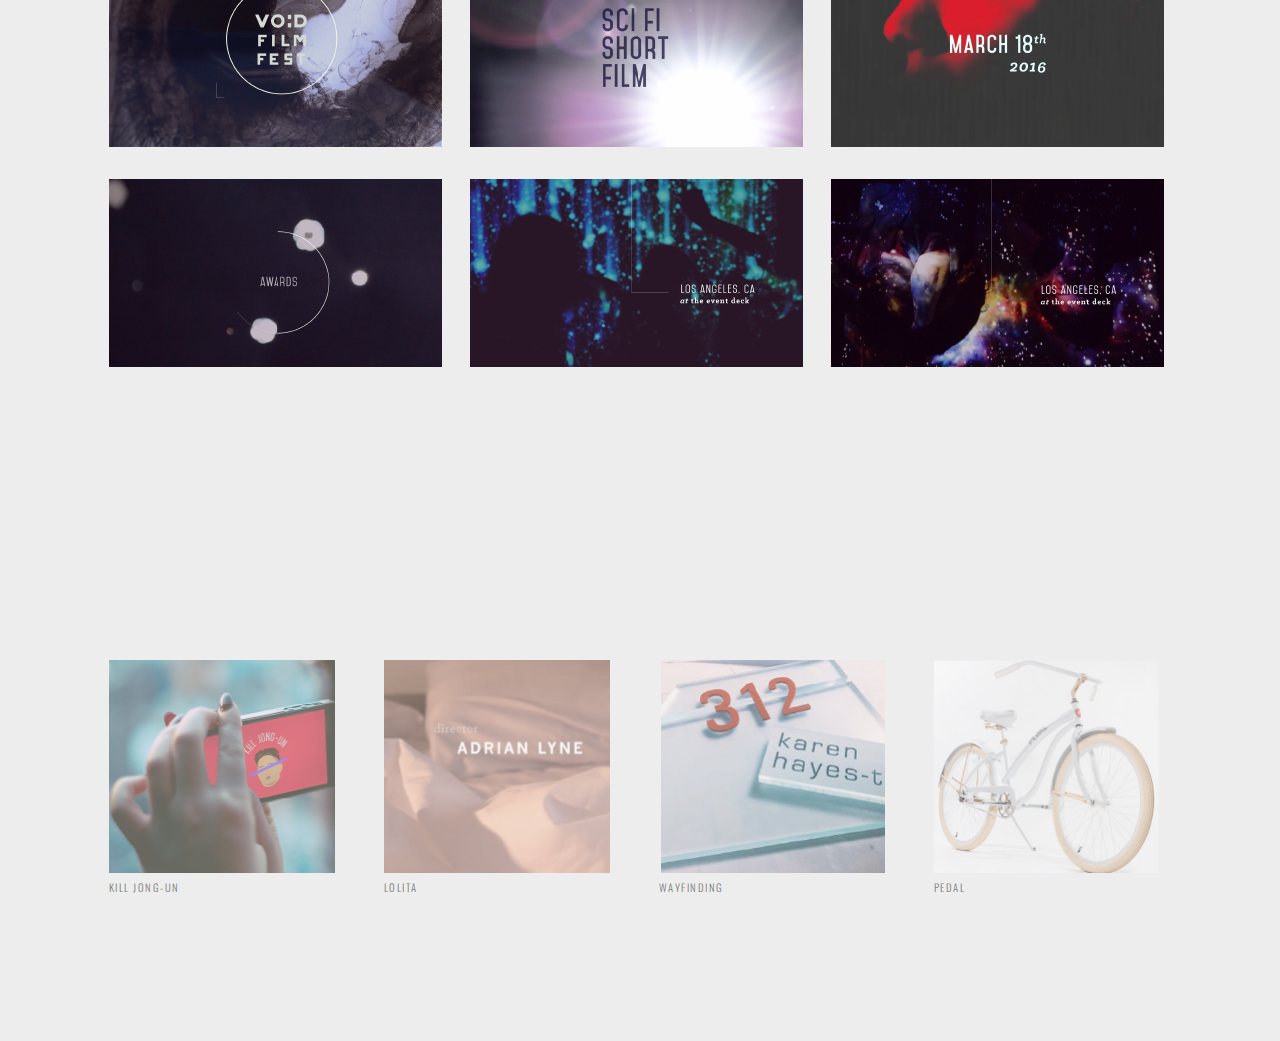
<file: void.html>
<!DOCTYPE html>
<html>
    <head>
        <title>Void</title>
        <link rel="apple-touch-icon" sizes="57x57" href="/apple-touch-icon-57x57.png">
        <link rel="apple-touch-icon" sizes="60x60" href="/apple-touch-icon-60x60.png">
        <link rel="apple-touch-icon" sizes="72x72" href="/apple-touch-icon-72x72.png">
        <link rel="apple-touch-icon" sizes="76x76" href="/apple-touch-icon-76x76.png">
        <link rel="apple-touch-icon" sizes="114x114" href="/apple-touch-icon-114x114.png">
        <link rel="apple-touch-icon" sizes="120x120" href="/apple-touch-icon-120x120.png">
        <link rel="apple-touch-icon" sizes="144x144" href="/apple-touch-icon-144x144.png">
        <link rel="apple-touch-icon" sizes="152x152" href="/apple-touch-icon-152x152.png">
        <link rel="apple-touch-icon" sizes="180x180" href="/apple-touch-icon-180x180.png">
        <link rel="icon" type="image/png" href="/favicon-32x32.png" sizes="32x32">
        <link rel="icon" type="image/png" href="/android-chrome-192x192.png" sizes="192x192">
        <link rel="icon" type="image/png" href="/favicon-96x96.png" sizes="96x96">
        <link rel="icon" type="image/png" href="/favicon-16x16.png" sizes="16x16">
        <link rel="manifest" href="/manifest.json">
        <link rel="mask-icon" href="/safari-pinned-tab.svg" color="#2f2c2c">
        <meta name="msapplication-TileColor" content="#ffc40d">
        <meta name="msapplication-TileImage" content="/mstile-144x144.png">
        <meta name="theme-color" content="#ffffff">
        <link href="http://fonts.googleapis.com/css?family=Oswald:400" rel="stylesheet" type="text/css">
        <link href="http://fonts.googleapis.com/css?family=Oswald:300" rel="stylesheet" type="text/css">
        <link href="https://fonts.googleapis.com/css?family=Roboto+Slab:300" rel="stylesheet" type="text/css">
        <link href="./CSS/general.css" rel="stylesheet" type="text/css">
        <link href="./CSS/void.css" rel="stylesheet" type="text/css">
    </head>
    
    <body>
        <div id="page">
            <table id="center-table">
                <!-- Top page links. -->
                <tr id="page-links">
                    <!-- Logo/Work link -->
                    <td id="logo">
                        <a href="./index.html"><img src="./Resources/Images/personal_logo.png" alt=""></a>
                    </td>

                    <!-- Remaining page links. They are reversed due to the float: right in the css. -->
                    <td id="other-links">
                        <a href="https://instagram.com/ktgarr/">Instagram</a>
                        <a href="./about.html">About</a>
                        <a href="./index.html">Work</a>
                    </td>
                </tr>
                
                <!-- Video -->
                <tr>
                    <td colspan="2">
                        <iframe width="1052px" height="591px" src="https://www.youtube.com/embed/8tZH4rGBtrY" frameborder="0" allowfullscreen id="video"></iframe>
                    </td>
                </tr>
                
                <!-- Intro text -->
                <tr>
                    <td colspan="2">
                        <p id="header-text"><tag id="title-text">Void Film Fest</tag><br><tag class="gen-text">Promo video for LA's sci-fi film festival featuring<br>independent &amp; student film makers. The festival annually<br>hosts workshops, panels, film features &amp; awards.</tag></p>
                    </td>
                </tr>
                
                <!-- Stills -->
                <tr>
                    <td colspan="2">
                        <table class="inner-table">
                            <tr>
                                <td>
                                    <img src="./Resources/Images/Void/1.png" alt="" id="left-small" class="still top-small">
                                </td>
                                <td>
                                    <img src="./Resources/Images/Void/2.png" alt="" id="middle-small" class="still top-small">
                                </td>
                                <td>
                                    <img src="./Resources/Images/Void/3.png" alt="" id="right-small" class="still top-small">
                                </td>
                            </tr>
                            <tr>
                                <td>
                                    <img src="./Resources/Images/Void/4.png" alt="" id="left-small" class="still bottom-small">
                                </td>
                                <td>
                                    <img src="./Resources/Images/Void/5.png" alt="" id="middle-small" class="still bottom-small">
                                </td>
                                <td>
                                    <img src="./Resources/Images/Void/6.png" alt="" id="right-small" class="still bottom-small">
                                </td>
                            </tr>
                        </table>
                    </td>
                </tr>
                
                <!-- Other project links -->
                <tr>
                    <td colspan="2">
                        <table class="inner-table">
                            <tr>
                                <td>
                                    <a href="./kill-jong-un.html"><img src="./Resources/Images/Links/killjongun.png" alt=""  class="bottom-link left-link img-blur"></a>
                                </td>
                                <td>
                                    <a href="./lolita.html"><img src="./Resources/Images/Links/Lolita.png" alt="" class="bottom-link middle-link img-blur"></a>
                                </td>
                                <td>
                                    <a href="./wayfinding.html"><img src="./Resources/Images/Links/wayfinding.png" alt="" class="bottom-link middle-link img-blur"></a>
                                </td>
                                <td>
                                    <a href="./pedal.html"><img src="./Resources/Images/Links/pedal.png" alt="" class="bottom-link right-link img-blur"></a>
                                </td>
                            </tr>
                            <tr>
                                <td>
                                    <p class="bottom-link-text left-link">Kill Jong-un</p>
                                </td>
                                <td>
                                    <p class="bottom-link-text middle-link">Lolita</p>
                                </td>
                                <td>
                                    <p class="bottom-link-text middle-link">Wayfinding</p>
                                </td>
                                <td>
                                    <p class="bottom-link-text right-link">Pedal</p>
                                </td>
                            </tr>
                        </table>
                    </td>
                </tr>
            </table>
        </div>
    </body>
</html>
</file>
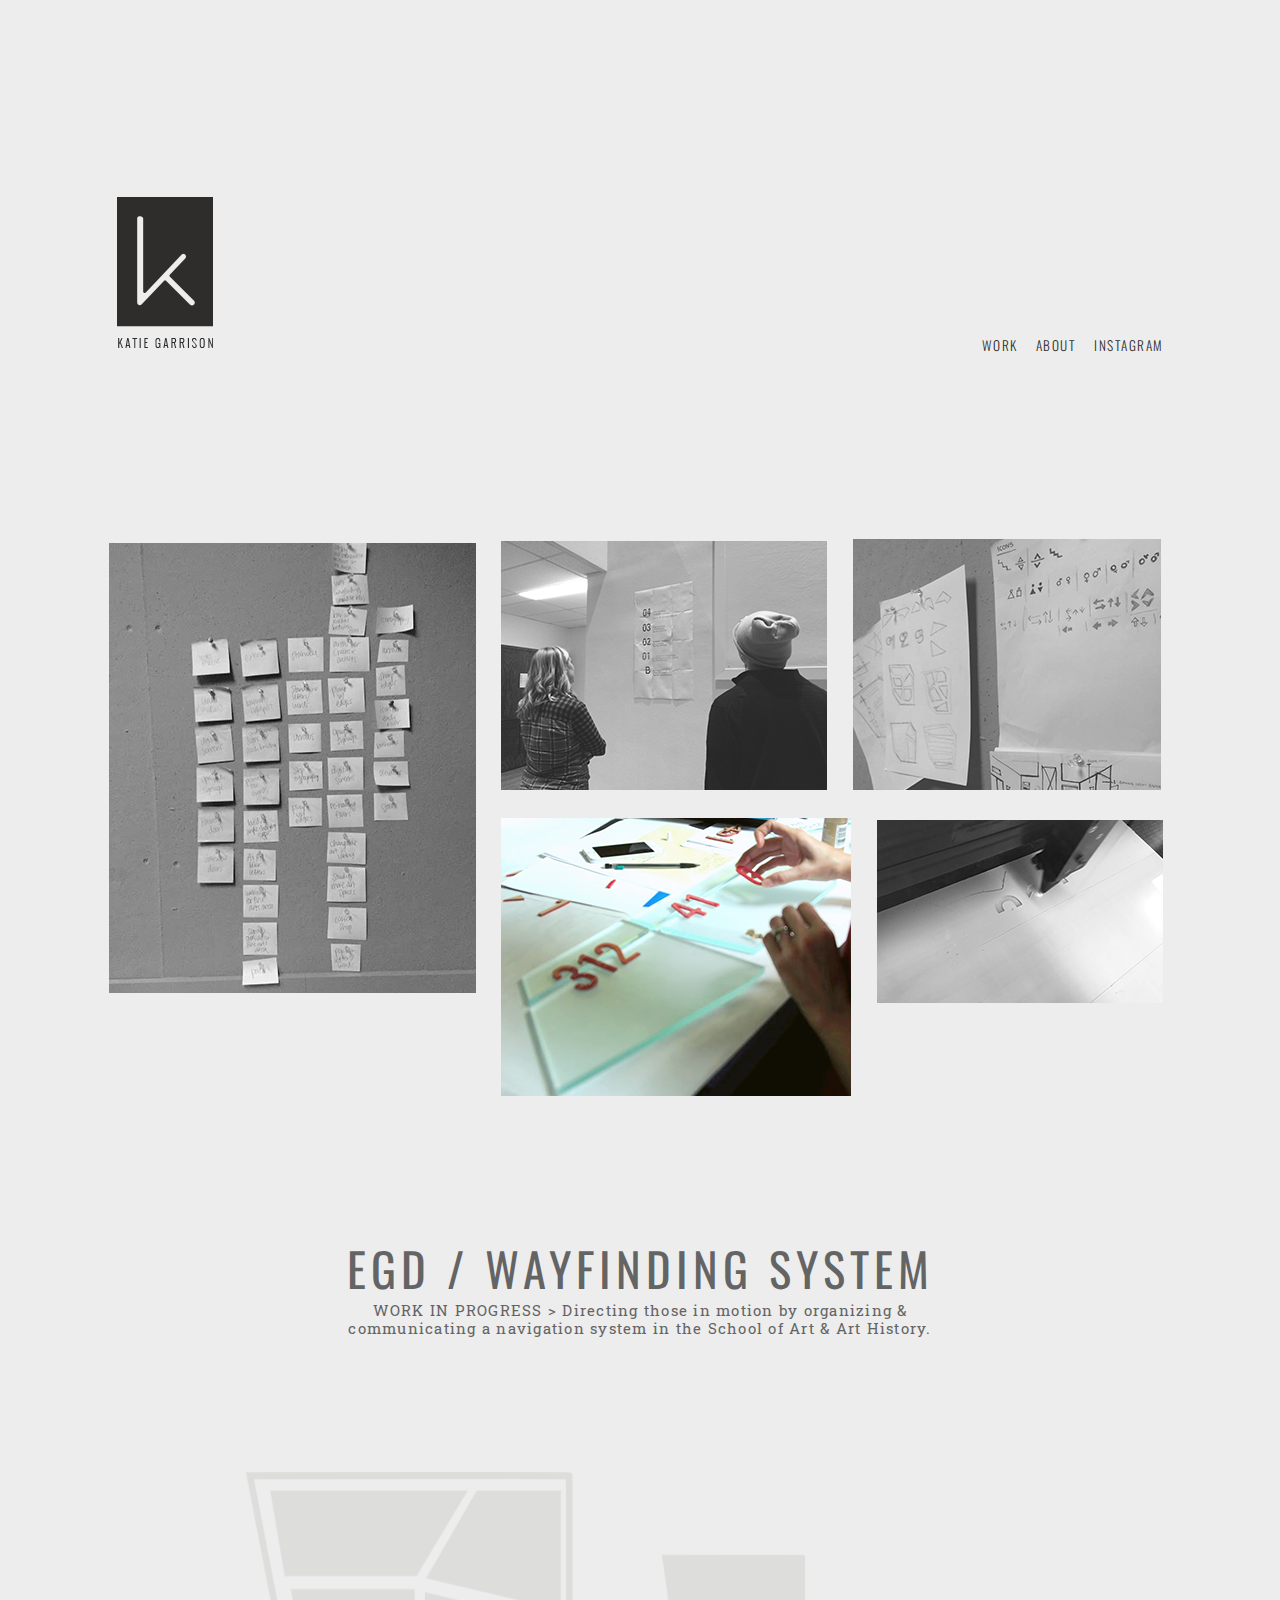
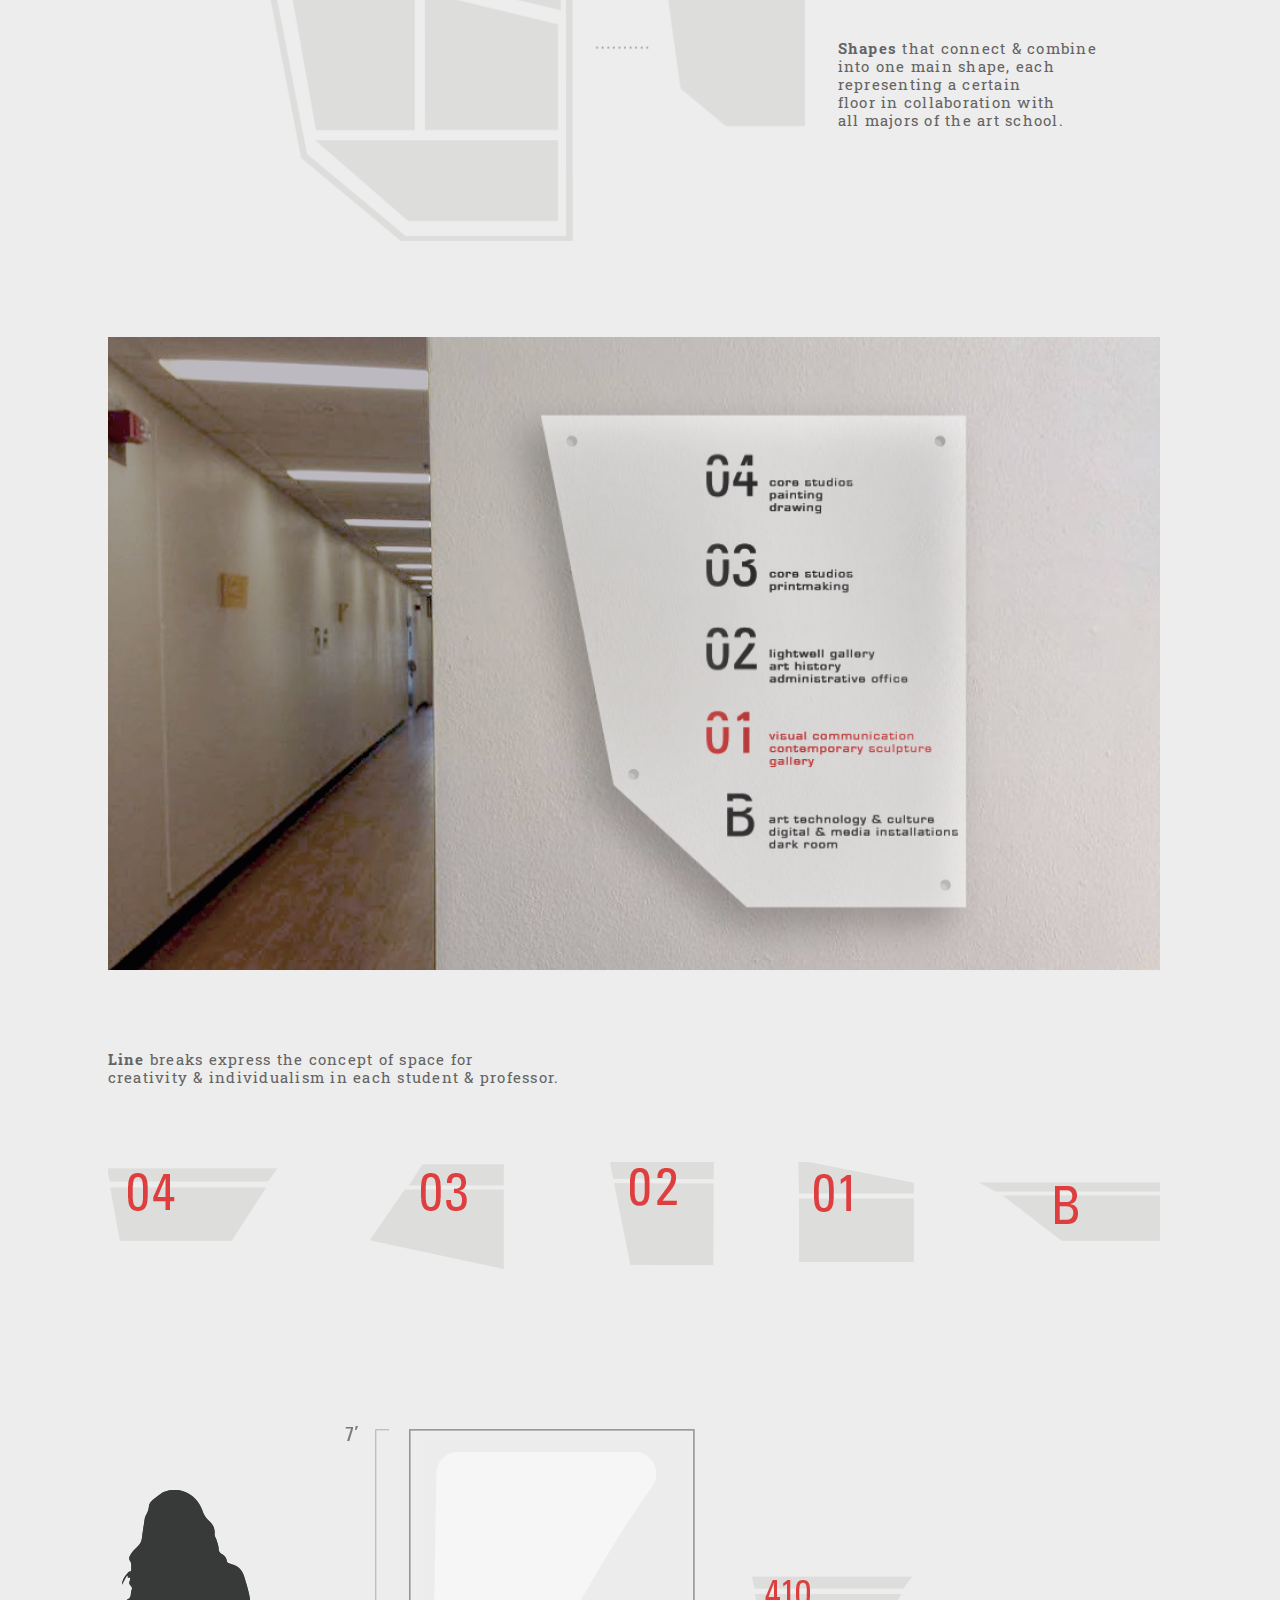
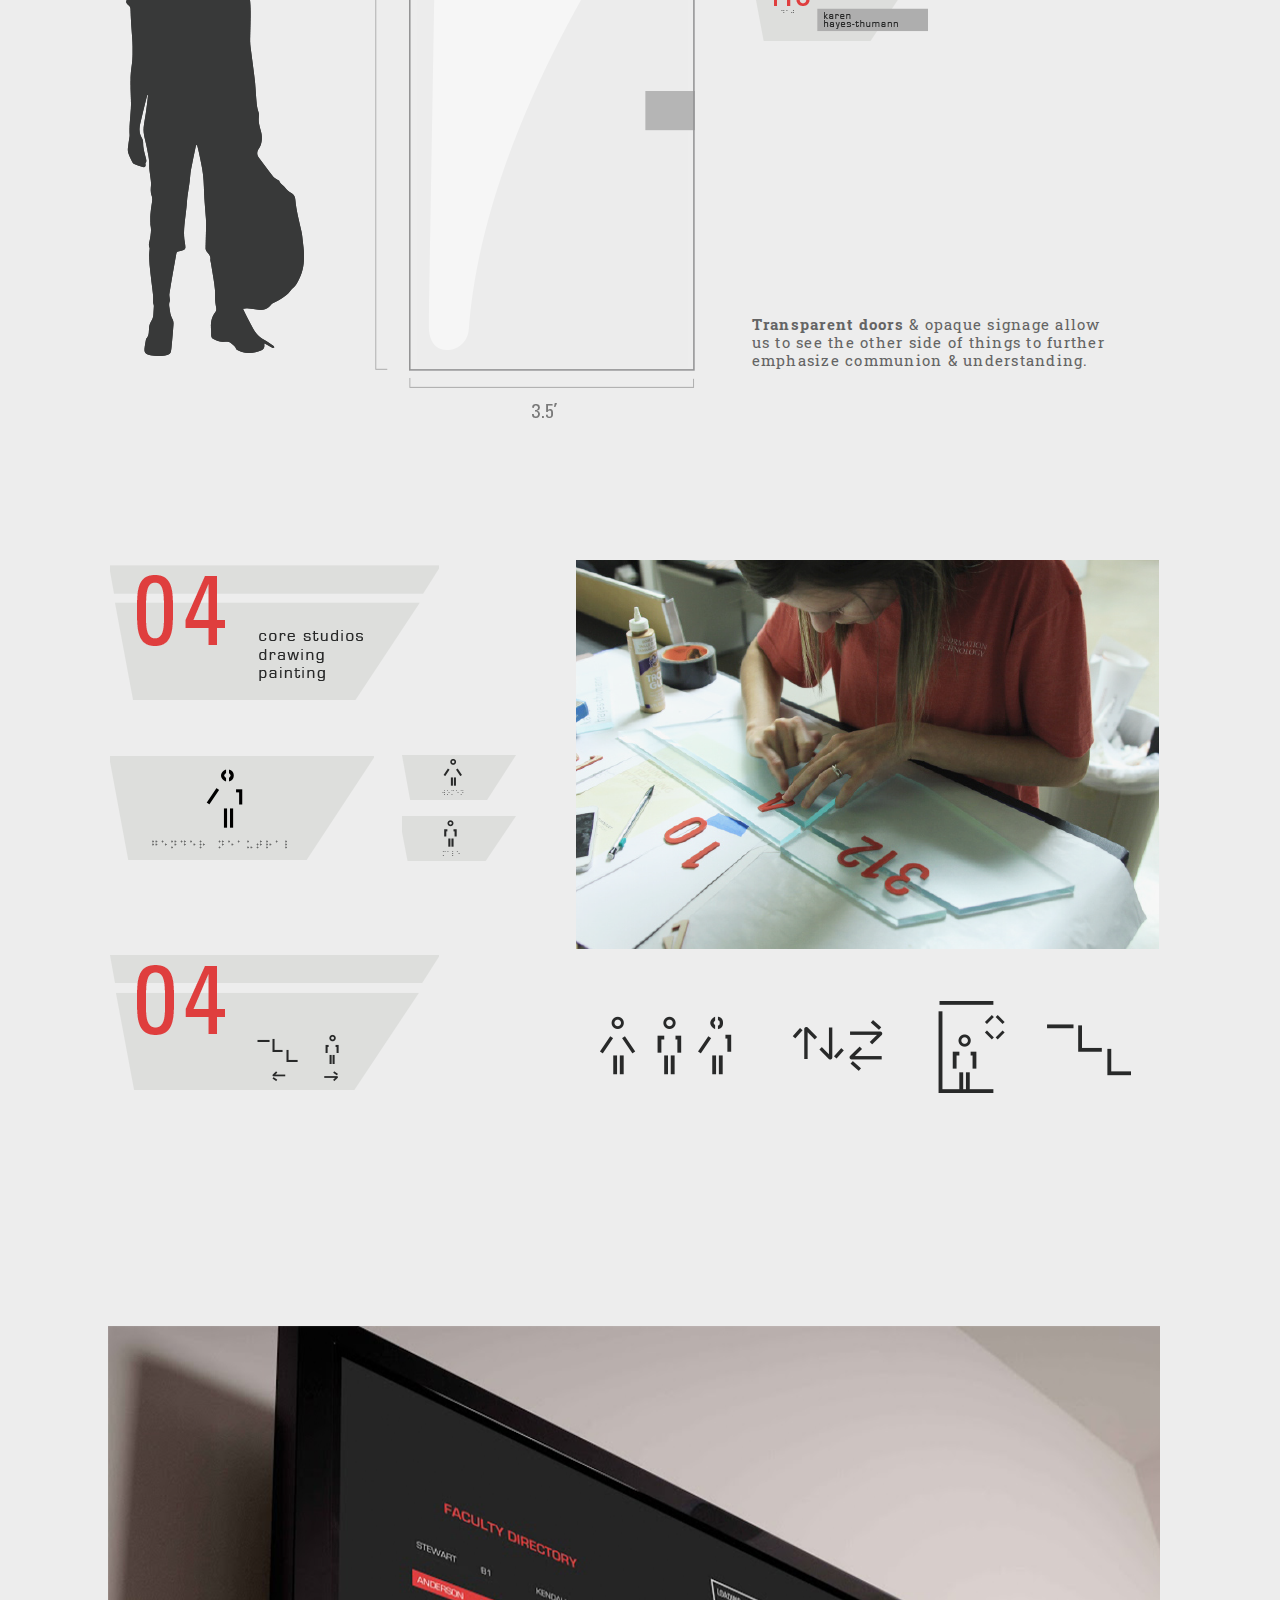
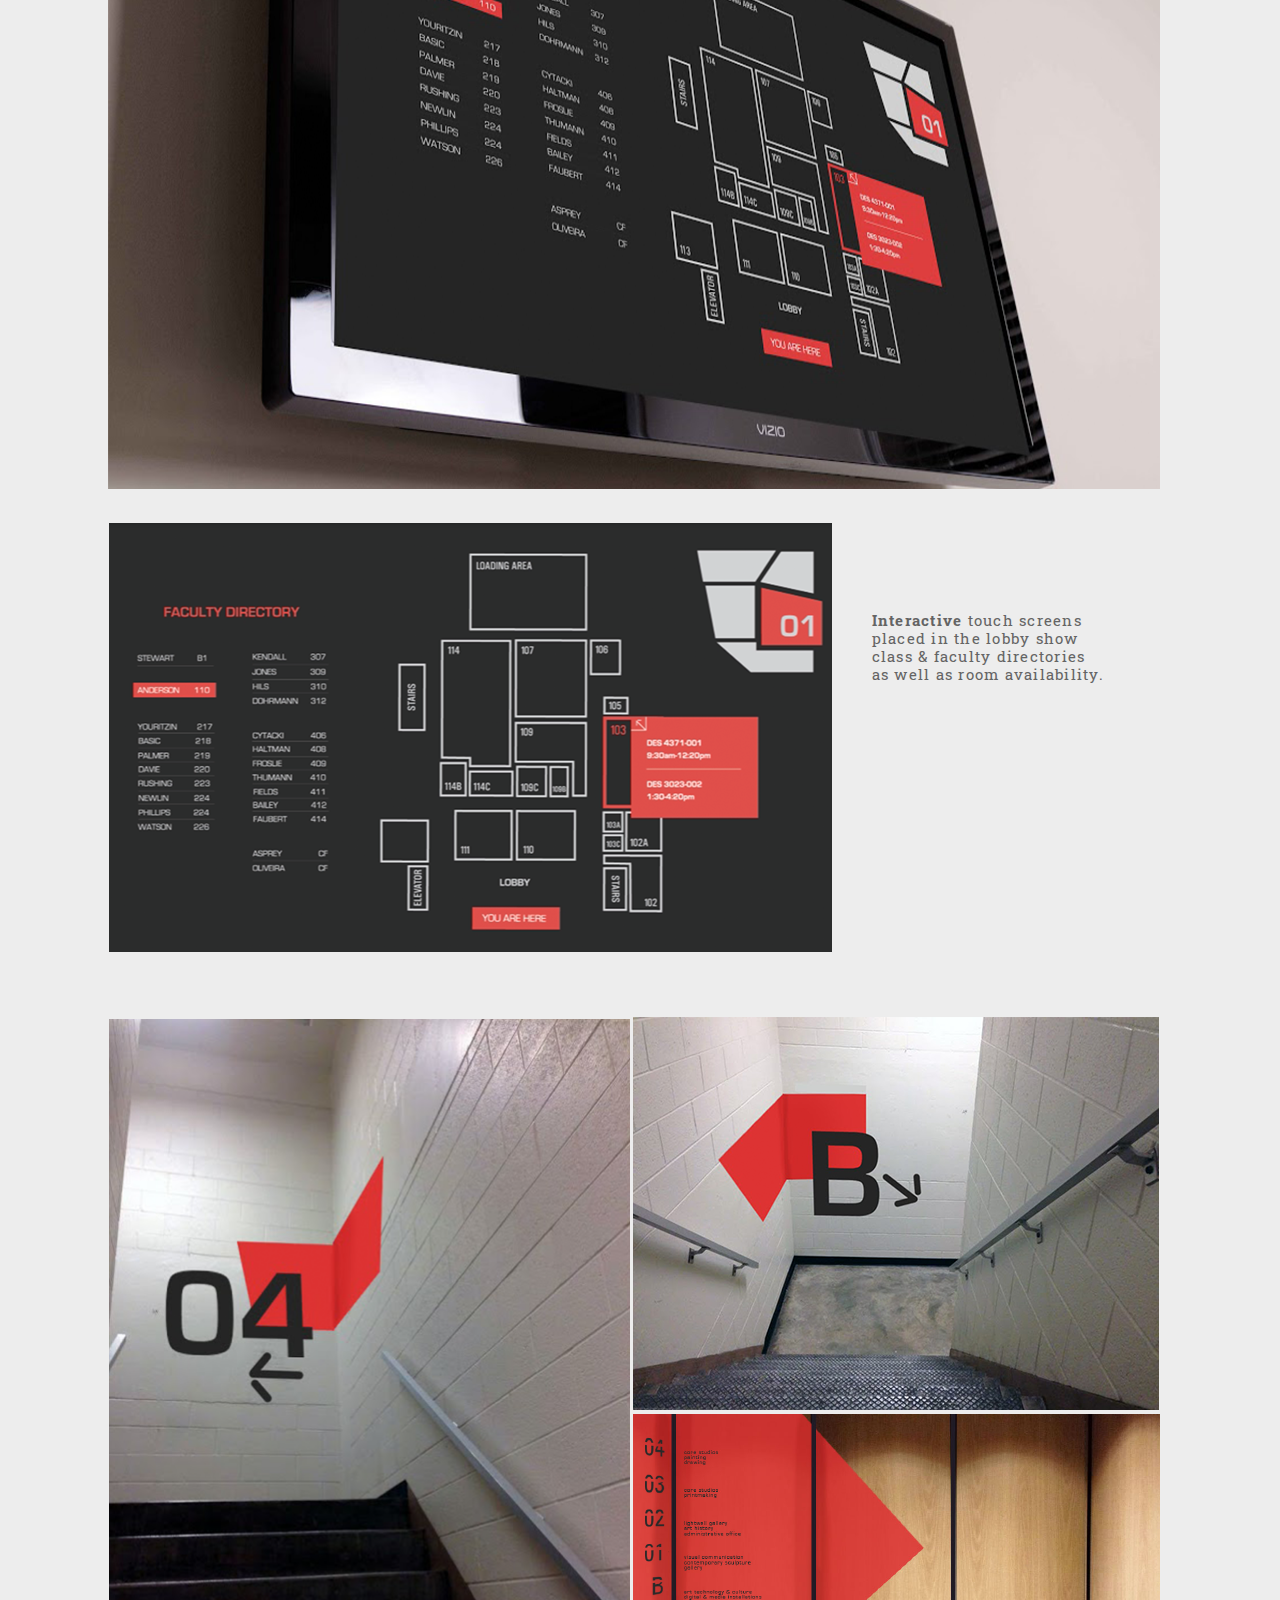
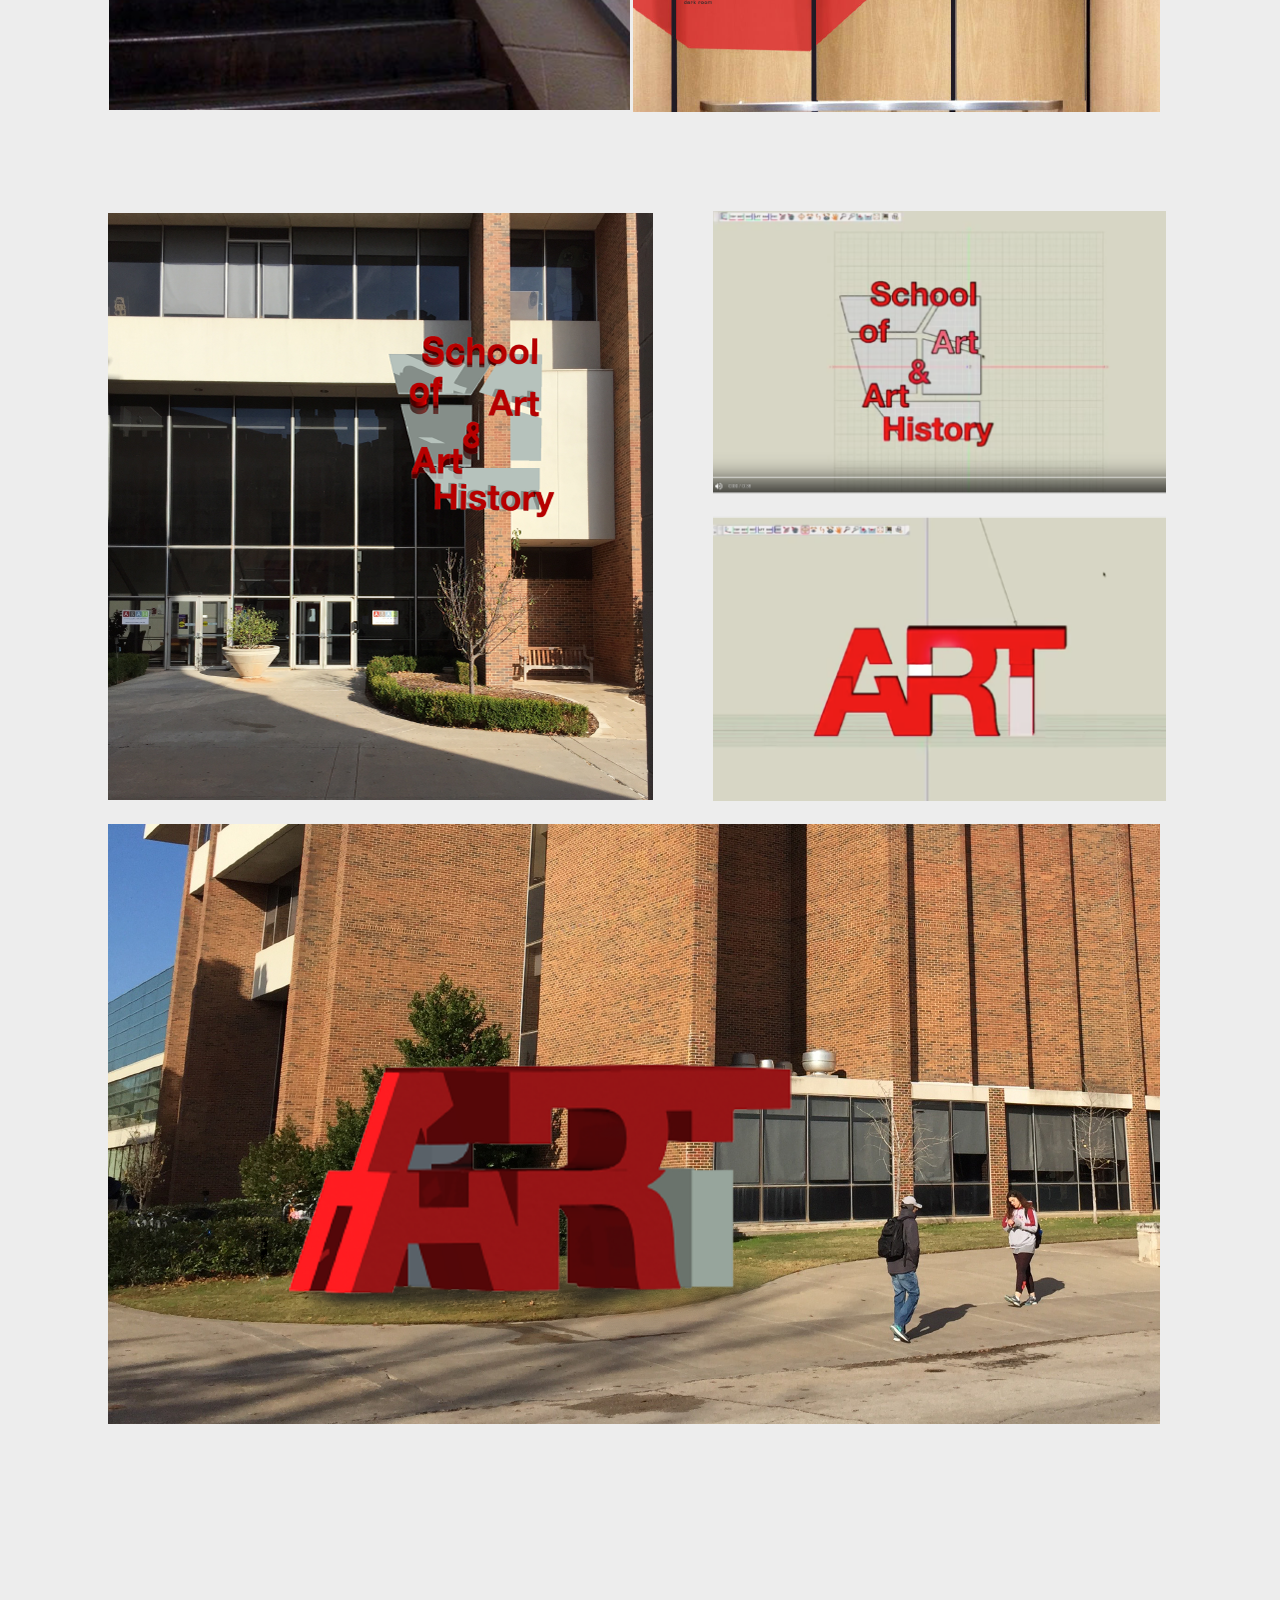
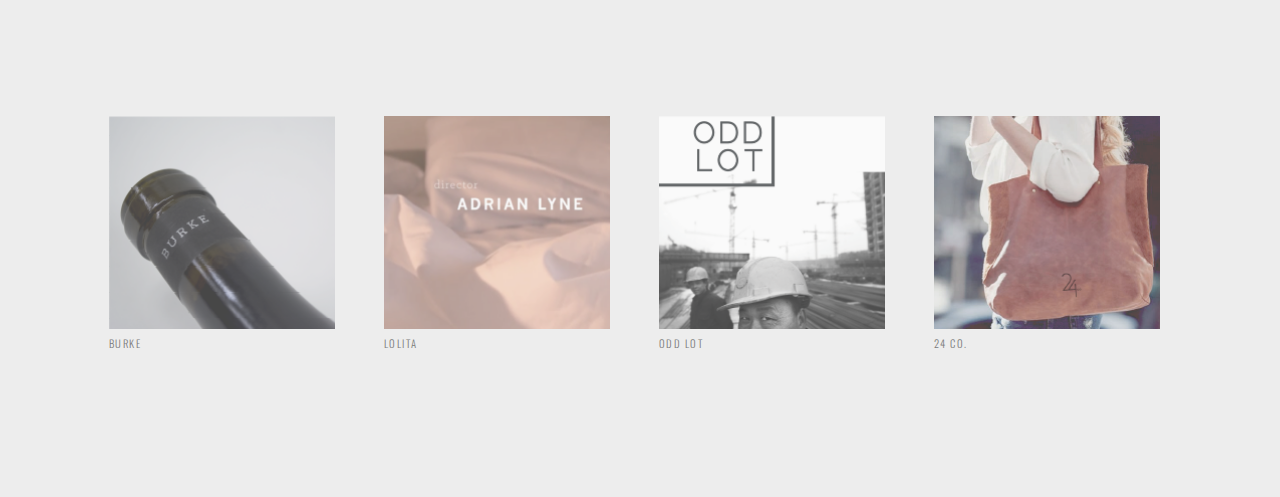
<file: wayfinding.html>
<!DOCTYPE html>
<html>
    <head>
        <title>Wayfinding</title>
        <link rel="apple-touch-icon" sizes="57x57" href="/apple-touch-icon-57x57.png">
        <link rel="apple-touch-icon" sizes="60x60" href="/apple-touch-icon-60x60.png">
        <link rel="apple-touch-icon" sizes="72x72" href="/apple-touch-icon-72x72.png">
        <link rel="apple-touch-icon" sizes="76x76" href="/apple-touch-icon-76x76.png">
        <link rel="apple-touch-icon" sizes="114x114" href="/apple-touch-icon-114x114.png">
        <link rel="apple-touch-icon" sizes="120x120" href="/apple-touch-icon-120x120.png">
        <link rel="apple-touch-icon" sizes="144x144" href="/apple-touch-icon-144x144.png">
        <link rel="apple-touch-icon" sizes="152x152" href="/apple-touch-icon-152x152.png">
        <link rel="apple-touch-icon" sizes="180x180" href="/apple-touch-icon-180x180.png">
        <link rel="icon" type="image/png" href="/favicon-32x32.png" sizes="32x32">
        <link rel="icon" type="image/png" href="/android-chrome-192x192.png" sizes="192x192">
        <link rel="icon" type="image/png" href="/favicon-96x96.png" sizes="96x96">
        <link rel="icon" type="image/png" href="/favicon-16x16.png" sizes="16x16">
        <link rel="manifest" href="/manifest.json">
        <link rel="mask-icon" href="/safari-pinned-tab.svg" color="#2f2c2c">
        <meta name="msapplication-TileColor" content="#ffc40d">
        <meta name="msapplication-TileImage" content="/mstile-144x144.png">
        <meta name="theme-color" content="#ffffff">
        <link href="http://fonts.googleapis.com/css?family=Oswald:400" rel="stylesheet" type="text/css">
        <link href="http://fonts.googleapis.com/css?family=Oswald:300" rel="stylesheet" type="text/css">
        <link href='https://fonts.googleapis.com/css?family=Roboto+Slab:300' rel='stylesheet' type='text/css'>
        <link href="./CSS/general.css" rel="stylesheet" type="text/css">
        <link href="./CSS/wayfinding.css" rel="stylesheet" type="text/css">
    </head>
    
    <body>
        <div id="page">
            <table id="center-table">
                <!-- Top page links. -->
                <tr id="page-links">
                    <!-- Logo/Work link -->
                    <td id="logo">
                        <a href="./index.html"><img src="./Resources/Images/personal_logo.png" alt=""></a>
                    </td>

                    <!-- Remaining page links. They are reversed due to the float: right in the css. -->
                    <td id="other-links">
                        <a href="https://instagram.com/ktgarr/">Instagram</a>
                        <a href="./about.html">About</a>
                        <a href="./index.html">Work</a>
                    </td>
                </tr>
                
                <!-- Post it, Sign pinup, sketch, 3D sign, and printing sign -->
                <tr>
                    <td colspan="2">
                        <table id="first-table" class="inner-table">
                            <tr>
                                <td>
                                    <img src="./Resources/Images/Wayfinding/post_its.png" alt="" id="post-it">
                                </td>
                                <td>
                                    <table class="inner-table">
                                        <tr>
                                            <td>
                                                <img src="./Resources/Images/Wayfinding/sign_pinup.png" alt="" id="sign-pinup">
                                                <img src="./Resources/Images/Wayfinding/sketches.png" alt="" id="sketch">
                                            </td>
                                        </tr>
                                        <tr>
                                            <td>
                                                <img src="./Resources/Images/Wayfinding/3D_sign.png" alt="" id="3d-sign">
                                                <img src="./Resources/Images/Wayfinding/printing_sign.png" alt="" id="printing-sign">
                                            </td>
                                        </tr>
                                    </table>
                                </td>
                            </tr>
                        </table>
                    </td>
                </tr>
                
                <!-- Intro text -->
                <tr>
                    <td colspan="2">
                        <p id="header-text"><tag id="title-text">EGD / Wayfinding System</tag><br><tag class="gen-text">WORK IN PROGRESS > Directing those in motion by organizing &amp;<br>communicating a navigation system in the School of Art &amp; Art History.</tag></p>
                    </td>
                </tr>
                
                <!-- Map shapes and description text -->
                <tr>
                    <td colspan="2">
                        <table>
                            <td>
                                <img src="./Resources/Images/Wayfinding/map_shapes.png" alt="" id="map-shapes">
                            </td>
                            <td>
                                <p id="shapes-desc"><tag class="gen-text"><b>Shapes</b> that connect &amp; combine<br>into one main shape, each<br>representing a certain<br>floor in collaboration with<br>all majors of the art school.</tag></p>
                            </td>
                        </table>
                    </td>
                </tr>
                
                <!-- Lobby sign -->
                <tr>
                    <td colspan="2">
                        <img src="./Resources/Images/Wayfinding/lobby_sign.png" alt="" id="lobby-sign">
                    </td>
                </tr>
                
                <!-- Line text -->
                <tr>
                    <td colspan="2">
                        <p><tag class="gen-text"><b>Line</b> breaks express the concept of space for<br>creativity &amp; individualism in each student &amp; professor.</tag></p>
                    </td>
                </tr>
                
                <!-- Sign shapes -->
                <tr>
                    <td colspan="2">
                        <img src="./Resources/Images/Wayfinding/sign_shapes.png" alt="" id="sign-shapes">
                    </td>
                </tr>
                
                <!-- Silhouette, Glass door, Door sign, and description -->
                <tr>
                    <td colspan="2">
                        <table class="inner-table">
                            <td>
                                <img src="./Resources/Images/Wayfinding/silohette.png" alt="" id="silhouette">
                            </td>
                            <td>
                                <img src="./Resources/Images/Wayfinding/glass_door.png" alt="" id="door">
                            </td>
                            <td>
                                <table class="inner-table">
                                    <tr>
                                        <td>
                                            <img src="./Resources/Images/Wayfinding/door_sign.png" alt="" id="door-sign">
                                        </td>
                                    </tr>
                                    <tr>
                                        <td>
                                            <p id="door-text"><tag class="gen-text"><b>Transparent doors</b> &amp; opaque signage allow<br>us to see the other side of things to further<br>emphasize communion &amp; understanding.</tag></p>
                                        </td>
                                    </tr>
                                </table>
                            </td>
                        </table>
                    </td>
                </tr>
                
                <!-- Info sign, Sign making, Gender neutral, Women, Men, Directional sign, and the Icons -->
                <tr>
                    <td colspan="2">
                        <table class="inner-table">
                            <tr>
                                <td>
                                    <table class="inner-table">
                                        <tr>
                                            <td colspan="2">
                                                <img src="./Resources/Images/Wayfinding/info_sign.png" alt="" class="large-sign" id="info-sign">
                                            </td>
                                        </tr>
                                        <tr>
                                            <td>
                                                <img src="./Resources/Images/Wayfinding/gender_neutral.png" alt="" id="gender-neutral">
                                            </td>
                                            <td>
                                                <img src="./Resources/Images/Wayfinding/women.png" alt="" id="women-sign">
                                                <br>
                                                <img src="./Resources/Images/Wayfinding/men.png" alt="" id="mens-sign">
                                            </td>
                                        </tr>
                                        <tr>
                                            <td colspan="2">
                                                <img src="./Resources/Images/Wayfinding/directional_sign.png" alt="" class="large-sign" id="directional-sign">
                                            </td>
                                        </tr>
                                    </table>
                                </td>
                                <td>
                                    <img src="./Resources/Images/Wayfinding/making_sign.png" alt="" id="making-sign">
                                    <img src="./Resources/Images/Wayfinding/icons.png" alt="" id="icons">
                                </td>
                                </td>
                            </tr>
                        </table>
                    </td>
                </tr>
                
                <!-- TV screen -->
                <tr>
                    <td colspan="2">
                        <img src="./Resources/Images/Wayfinding/screen.png" alt="" id="tv-screen">
                    </td>
                </tr>
                
                <!-- Digital screen and info text -->
                <tr>
                    <td colspan="2">
                        <table class="inner-table">
                            <td>
                                <img src="./Resources/Images/Wayfinding/digital_screen.png" alt="" id="digital-screen">
                            </td>
                            <td>
                                <p id="screen-text"><tag class="gen-text"><b>Interactive</b> touch screens<br>placed in the lobby show<br>class &amp; faculty directories<br>as well as room availability.</tag></p>
                            </td>
                        </table>
                    </td>
                </tr>
                
                <!-- Stairs and elevator -->
                <tr>
                    <td colspan="2">
                        <table class="inner-table">
                            <tr>
                                <td>
                                    <img src="./Resources/Images/Wayfinding/stairs1.png" alt="" id="stairs-one">
                                </td>
                                <td>
                                    <table class="inner-table">
                                        <tr>
                                            <td>
                                                <img src="./Resources/Images/Wayfinding/stairs2.png" alt="">
                                                <img src="./Resources/Images/Wayfinding/elevator.png" alt="" id="elevator">
                                            </td>
                                        </tr>
                                    </table>
                                </td>
                            </tr>
                        </table>
                    </td>
                </tr>
                
                <!-- Signs and sculpture -->
                <tr>
                    <td>
                        <img src="./Resources/Images/Wayfinding/school_sign.png" alt="" id="school-sign">
                    </td>
                    <td>
                        <img src="./Resources/Images/Wayfinding/signage.png" alt="" id="in-software">
                    </td>
                </tr>
                
                <!-- Sculpture -->
                <tr>
                    <td colspan="2">
                        <img src="./Resources/Images/Wayfinding/sculpture.png" alt="" id="sculpture">
                    </td>
                </tr>
                
                <!-- Other project links -->
                <tr>
                    <td colspan="2">
                        <table class="inner-table">
                            <tr>
                                <td>
                                    <a href="./burke.html"><img src="./Resources/Images/Links/burke.png" alt=""  class="bottom-link left-link img-blur"></a>
                                </td>
                                <td>
                                    <a href="./lolita.html"><img src="./Resources/Images/Links/Lolita.png" alt="" class="bottom-link middle-link img-blur"></a>
                                </td>
                                <td>
                                    <a href="./odd-lot.html"><img src="./Resources/Images/Links/Oddlot.png" alt="" class="bottom-link middle-link img-blur"></a>
                                </td>
                                <td>
                                    <a href="./24Co.html"><img src="./Resources/Images/Links/24Co.png" alt="" class="bottom-link right-link img-blur"></a>
                                </td>
                            </tr>
                            
                            <tr>
                                <td>
                                    <p class="bottom-link-text left-link">Burke<p>
                                </td>
                                <td>
                                    <p class="bottom-link-text middle-link">Lolita</p>
                                </td>
                                <td>
                                    <p class="bottom-link-text middle-link">Odd Lot</p>
                                </td>
                                <td>
                                    <p class="bottom-link-text right-link">24 Co.</p>
                                </td>
                            </tr>
                        </table>
                    </td>
                </tr>
            </table>
        </div>
    </body>
</html>
</file>
<file: CSS/general.css>
/* -------------- General -------------- */

/* Used for general styling. */
html
{
    background-color: #ededed;
}

/* Used for the body and html elements. */
body, html
{
    padding:0px; 
    margin:0px;
}

/* Used for visited links. */
a:visited
{
    color: rgb(48, 45, 44);
}

/* ---------------- ID's ---------------- */

/* Used for syling the entire page. */
#page
{
    width: 100%;
    height: 100%;
}

/* Used for centering the table. */
#center-table
{
    border-spacing: 0px;
    border-collapse: collapse;
    width: 1067px;
    margin-right: auto;
    margin-left: auto;
    margin-bottom: 70px;
}

/* Used for the logo. */
#logo img
{
    width: 96px;
    height: 154px;
    margin-top: 196px;
}

/* Used for the page links. */
#page-links a
{
    font-family: 'Oswald', sans-serif;
    font-size: 10pt;
    font-weight: 300;
    text-transform: uppercase;
    text-decoration: none;
    color: rgb(48, 45, 44);
    padding-left: 9px;
    padding-right: 9px;
    letter-spacing: 1.5px;
}

#other-links
{
    vertical-align: bottom;
}

/* Used for the links other than the logo. */
#other-links a
{
    float: right;
}

/* Used for the header text. */
#header-text
{
    text-align: center;
}

/* Used for the title text. */
#title-text
{
    color: rgb(100, 100, 100);
    font-size: 35pt;
    font-weight: 400;
    font-family: "Oswald", sans-serif;
    letter-spacing: 5px;
    text-transform: uppercase;
}

/* --------------- Classes --------------- */

/* Used to give an image a blur. */
.img-blur
{
    opacity: 0.7;
}

/* Used to remove the image blur when hovering. */
.img-blur:hover
{
    opacity: 1;
}

/* Used for nested tables. */
.inner-table
{
    border-spacing: 0px;
    border-collapse: collapse;
}

/* Used for the general text. */
.gen-text
{
    color: rgb(100, 100, 100);
    font-size: 11pt; 
    font-family: "Roboto Slab", serif;
    letter-spacing: 1.25px;
    line-height: 13pt;
}

/* Used to align the text to the right. */
.text-right
{
    text-align: right;
}

/* Used for the bottom links. */
.bottom-link
{
    width: 226px;
    height: 213px;
    margin-top: 285px;
}

/* Used for a left link image. */
.left-link
{
    margin-left: auto;
    margin-right: 23.5px;
}

/* Used for a middle link image. */
.middle-link
{
    margin-left: 23.5px;
    margin-right: 23.5px;
}

/* Used for a right link image. */
.right-link
{
    margin-left: 23.5px;
    margin-right: auto;
}

.bottom-link-text
{
    font-family: 'Oswald', sans-serif;
    font-size: 8pt;
    font-weight: 300;
    text-transform: uppercase;
    text-decoration: none;
    letter-spacing: 1.5px;
    margin-top: 0px;
    margin-bottom: 74px;
    color: rgb(122, 122, 122);
}
</file>
<file: CSS/index.css>
/* ---------------- ID's ---------------- */

/* Used for the top images. */
#top-img
{
    margin-top: 180px;
    overflow-y: scroll;
}

/* Used for the large image. */
#large-img
{
    width: 700px;
    height: 659px;
    margin-top: 180px;
    margin-right: 17.5px;
    margin-bottom: 17.5px;
}

/* Used for the bottom contact section. */
#contact-bar
{
    min-width: 1067px;
    width: 100%;
    height: 66px;
    background-color: #302d2c;
    margin-top: 144.5px;
}

/* Used for the contact buttons */
#contact-buttons
{
    width: 1067px;
    height: 35px;
    margin: auto;
}

/* Used for the instagram button. */
#instagram
{
    width: 28px;
    height: 28px;
}

/* Used for the linked in button. */
#linked-in
{
    width: 28px;
    height: 28px;
}

/* Used for the mail button. */
#mail
{
    width: 30px;
    height: 23px;
}

/* --------------- Classes --------------- */

/* Used for the small images. */
.small-img
{
    width: 332px;
    height: 312px;
}

/* Used for small images on the left. */
.small-img-left
{
    margin-top: 17.5px;
    margin-right: 17.5px;
    margin-bottom: 17.5px;
}

/* Used for small images in the center. */
.small-img-center
{
    margin: 17.5px;
}

/* Used for small images on the right. */
.small-img-right
{
    margin-top: 17.5px;
    margin-left: 17.5px;
    margin-bottom: 17.5px;
}

/* Used for the right contact image. */
.contact-img-right
{
    float: right;
    margin-top: 19px;
    margin-left: 15px;
}

/* Used for the right contact image. */
.contact-img-center
{
    float: right;
    margin-top: 19px;
    margin-right: 15px;
    margin-left: 15px;
}

/* Used for the right contact image. */
.contact-img-left
{
    float: right;
    margin-top: 22px;
    margin-right: 15px;
}
</file>
<file: CSS/24Co.css>
/* ---------------- ID's ---------------- */

/* Used for the top image. */
#top-image
{
    width: 1052px;
    height: 526px;
    margin-top: 180px;
    margin-bottom: 56px;
}

/* Used for the logo process image. */
#logo-process
{
    width: 1052px;
    height: 332px;
    margin-top: 56px;
    margin-bottom: 58px;
}

/* Used for the leather image. */
#leather
{
    width: 1052px;
    height: 763px;
    margin-bottom: 16px;
}

/* Used for the first model image. */
#model-one
{
    width: 331px;
    margin-right: 3px;
}

/* Used for the second model image. */
#model-two
{
    width: 445px;
}

/* Used for the third model image. */
#model-three
{
    width: 269px;
    margin-left: 3px;
}

/* Used for the pattern image. */
#pattern
{
    width: 469px;
    height: 531px;
    margin-right: 21px;
    margin-bottom: 7px;
}

/* Used for the first building image. */
#building-one
{
    width: 561px;
    height: 547px;
    margin-bottom: 7px;
}

/* Used for the second building image. */
#building-two
{
    width: 469px;
    height: 407px;
    margin-right: 21px;
    margin-bottom: 26px;
}

/* Used for the linework text. */
#linework-text
{
    text-align: left;
    margin-top: 30px;
    margin-bottom: 55px;
}

/* Used for the coins image. */
#coins
{
    width: 557px;
    height: 257px;
}

/* Used for the third building */
#building-three
{
    width: 471px;
    height: 694px;
    margin-right: 21px;
    margin-bottom: 78px;
}

/* Used for the purse and lines table. */
#purse-lines-table
{
    margin-bottom: 78px
}

/* Used for the inside of purse image. */
#inner-purse
{
    width: 560px;
    height: 381px;
}

/* Used for the lines image. */
#lines
{
    width: 560px;
    height: 291px;
    margin-bottom: 13px;
}

/* Used for the purse image. */
#purse
{
    width: 1052px;
    height: 754px;
    margin-bottom: 15px;
}

/* Used for the first wall image. */
#wall-one
{
    width: 457px;
    height: 687px;
    margin-right: 19px;
}

/* Used for the second wall image. */
#wall-two
{
    width: 573px;
    height: 380px;
    margin-bottom: 18px;
}

/* Used for the wallets image. */
#wallets
{
    width: 573px;
    height: 286px;
}

/* --------------- Classes --------------- */

/* Used for all the model images. */
.model
{
    height: 416px;
    margin-bottom: 153px;
}
</file>
<file: CSS/about.css>
/* ---------------- ID's ---------------- */

/* Used for the picture of Katie. */
#about-me
{
    margin: 180px 0px 139px 0px;
}

/* Used for the intro text. */
#intro-text
{
    margin: 0px 0px 22px 0px;
}

/* Used for the about me text. */
#about-me-text
{
    margin: 0px;
}

/* Used for the education text. */
#education-text
{
    font-size: 8pt; 
    font-family: "Roboto Slab", serif;
    letter-spacing: 1.25px;
    line-height: 13pt;
    margin: 5px 0px 0px 0px;
}

/* Used for the closing text. */
#closing-text
{
    margin: 82px 0px 0px 0px;
}

/* Used for the contact buttons. */
#contact-buttons
{
    margin-bottom: 30px;
}

/* Used for the mail image. */
#mail
{
    width: 25px;
    height: 18px;
    margin: 10px 10px 0px 0px;
}

/* Used for the Linked In image. */
#linked-in
{
    width: 22px;
    height: 22px;
    margin: 10px 0px 0px 0px;
}
</file>
<file: CSS/burke.css>
/* ---------------- ID's ---------------- */

/* Used for the top image. */
#top-image
{
    width: 1052px;
    height: 696px;
    margin-top: 180px;
    margin-bottom: 131px;
}

/* Used for the burke image. */
#burke
{
    margin-top: 103px;
}

/* Used for the mockup image. */
#mockup
{
    width: 579px;
    height: 503px;
    margin-right: 10px;
    margin-bottom: 10px;
}

/* Used for the burke image text. */
#burke-text
{
    margin-right: 10px;
    margin-bottom: 101px;;
}

/* Used for the paper image. */
#papers
{
    width: 452px;
    height: 600px;
    margin-left: 10px;
    margin-bottom: 101px;
}

/* Used for the first inspiration image. */
#insp-one
{
    margin-right: 10px;
}

/* Used for the second inspiration image. */
#insp-two
{
    margin-left: 10px;
    margin-bottom: 10px;
    margin-right: 0px;
}

/* Used for the third inspiration image. */
#insp-three
{
    margin-top: 10px;
    margin-left: 10px;
    margin-right: 0px;
}

/* Used for the inspiration image's text vertical alignment. */
#insp-text-align
{
    width: 100%;
    margin-top: 75px;
    margin-right: 180px
}

/* Used for the inspiration image's text. */
#insp-text
{
    text-align: left;
}

/* Used for the labels image. */
#labels
{
    width: 1052px;
    height: 1144px;
    margin-top: 39px;
    margin-bottom: 45px;    
}

/* Used for the bottle's text. */
#bottles-text
{
    margin-left: 130px;
    margin-right: 15px;
    margin-bottom: 418px;
}

/* Used for the bottle's front image. */
#front-bottles
{
    width: 677px;
    height: 453px;
    margin-left: 15px;
    margin-bottom: 33px;
}

/* Used for the bottle's back image. */
#back-bottles
{
    width: 1052px;
    height: 691px;
}

/* --------------- Classes --------------- */
</file>
<file: CSS/formula-one.css>
/* ---------------- ID's ---------------- */

#top-image
{
    width: 1052px;
    height: 443px;
    margin-top: 180px;
    margin-bottom: 125px;
}

/* Used for the first image. */
#image-one
{
    margin: 125px 161px 19px 68px;
}

/* Used for the third image. */
#image-three
{
    width: 231px;
    height: 231px;
    margin: 125px 0px 19px 0px;
}

/* Used for the second image. */
#image-two
{
    margin: 0px 77px 142px 126px;
}

/* Used for the fourth image. */
#image-four
{
    width: 284px;
    height: 208px;
    margin: 0px 0px 145px 0px;
}

/* Used for the seventh image. */
#image-seven
{
    margin: 126px 108px 22px 67px;
}

/* Used for the eighth image. */
#image-eight
{
    width: 213px;
    height: 208px;
    margin: 126px 0px 22px 0px;
}

/* Used for the ninth image. */
#image-nine
{
    margin: 0px 85px 204px 137px;
}

/* Used for the tenth image. */
#image-ten
{
    width: 284px;
    height: 208px;
    margin: 0px 0px 204px 0px;
}

/* Used for the front of the VIP ticket image. */
#vip-front
{
    margin: 0px 70px 308px 165px;
}

/* Used for the back of the VIP ticket image. */
#vip-back
{
    margin: 214px 186px 94px 0px;
}

/* --------------- Classes --------------- */

/* Used for the ticket images. */
.ticket
{
    width: 506px;
    height: 209px;
}

/* Used for large images. */
.large-image
{
    width: 1052px;
    height: 697px;
}

/* Used for the vertical ticket images. */
vertical-ticket
{
    width: 316px;
    height: 734px;
}
</file>
<file: CSS/kill-jong-un.css>
/* ---------------- ID's ---------------- */

/* Used for the top image. */
#top-image
{
    width: 1052px;
    height: 699px;
    margin-top: 180px;
    margin-bottom: 131px;
}

/* Used for the first wireframe image. */
#wireframe-1
{
    width: 615px;
    height: 346px;
    margin-top: 134px;
    margin-right: 73px;
    margin-bottom: 9px;
}

/* Used for the second wireframe image. */
#wireframe-2
{
    width: 615px;
    height: 391px;
    margin-right: 73px;
}

/* Used for the first phone image. */
#first-phone
{
    margin: 233px 72px 43px 0px;
}

/* Used for the second phone image. */
#second-phone
{
    margin: 298px 91px 77px 85px;
}

/* Used for the third phone image. */
#third-phone
{
    margin: 185px 58px 0px 0px;
}

/* Used for the fourth phone image. */
#fourth-phone
{
    margin: 298px 85px 77px 0px;
}

/* Used for the fifth phone image. */
#fifth-phone
{
    margin: 27px 78px 0px 50px;
}

/* Used for the sixth phone image. */
#sixth-phone
{
    margin: 146px 67px 121px 0px;
}

/* Used for the seventh phone image. */
#seventh-phone
{
    margin: 27px 50px 0px 0px;
}

/* Used for the eigth phone image. */
#eigth-phone
{
    margin: 77px 27px 185px 130px;
}

/* Used for the ninth phone image. */
#ninth-phone
{
    margin: 77px 130px 185px 0px;
}

/* --------------- Classes --------------- */

/* Used for the large phone images. */
.large-phone
{
    width: 382px;
    height: 750px;
}

/* Used for the medium/large phone images. */
.medium-large-phone
{
    width: 311px;
    height: 629px;
}

/* Used for the medium phone images. */
.medium-phone
{
    width: 288px;
    height: 604px;
}

/* Used for the small/medium phone images. */
.small-medium-phone
{
    width: 210px;
    height: 439px;
}

/* Used for the small phone images. */
.small-phone
{
    width: 184px;
    height: 389px;
}
</file>
<file: CSS/lolita.css>
/* ---------------- ID's ---------------- */

/* Used for the video. */
#video
{
    margin-top: 180px;
    margin-bottom: 233px;
}

/* Used for the left, small image. */
#left-small
{
    margin-right: 15px;
}

/* Used for the middle, small image. */
#middle-small
{
    margin-left: 15px;
    margin-right: 15px;
}

/* Used for the right, small image. */
#right-small
{
    margin-left: 15px;
}

/* --------------- Classes --------------- */

/* Used for the still images. */
.still
{
    width: 330px;
    height: 186px;
}

/* Used for the top row's images. */
.top-small
{
    margin-top: 99px;
    margin-bottom: 15px;
}

/* Used for the bottom row's images. */
.bottom-small
{
    margin-top: 15px;
}
</file>
<file: CSS/odd-lot.css>
/* ---------------- ID's ---------------- */

/* Used for the top image. */
#top-image
{
    width: 1052px;
    height: 526px;
    margin-top: 180px;
    margin-bottom: 112px;
}

/* Used for the Odd Lot logo. */
#odd-logo
{
    width: 443px;
    height: 168px;
    margin-top: 123px;
    margin-bottom: 90px;
}

/* Used for the roughnecks image. */
#roughnecks
{
    width: 307px;
    height: 424px;
    margin-top: 130px;
    margin-bottom: 227px;
}

/* Used for the truckdriver image. */
#truckdriver
{
    width: 1052px;
    height: 818px;
    margin-bottom: 172px;
}

/* Used for the refinery image. */
#refinery
{
    width: 1052px;
    height: 736px;
    margin-bottom: 112px;
}

/* Used for the bottom image. */
#bottom-image
{
    width: 1052px;
    height: 698px;
}

/* --------------- Classes --------------- */

/* Used for the large roughnecks image. */
.large-rough
{
    width: 640px;
    height: 424px;
    margin-left: 99px;
    margin-bottom: 5.5px;
}

/* Used for both small roughneck images. */
.small-rough
{
    width: 314px;
    height: 196px;
    margin-top: 5.5px;
    margin-bottom: 135px;
}

/* Used for the small, left roughneck image. */
.small-rough-left
{
    margin-left: 99px;
    margin-right: 5.5px;
}

/* Used for the small, right roughneck image. */
.small-rough-right
{
    margin-left: 5.5px;
}
</file>
<file: CSS/overeasy.css>
/* ---------------- ID's ---------------- */

/* Used for the top image. */
#top-image
{
    margin-top: 180px;
    margin-bottom: 126px;
}

/* Used for the logo process image. */
#logo-process
{
    margin-top: 152px;
    margin-left: 229px;
    margin-bottom: 73px;
}

/* Used for the final logo image. */
#final-logo
{
    margin-left: 361px;
    margin-bottom: 102px;
}

/* Used for the color palette image. */
#palette
{
    margin-left: 225px;
    margin-bottom: 119px;
}

/* Used for the small, top image. */
#top-small
{
    margin-bottom: 7.5px;
}

/* Used for the small, middle image. */
#middle-small
{
    margin-bottom: 7.5px;
    margin-top: 7.5px;
}

/* Used for the small, bottom image. */
#bottom-small
{
    margin-top: 7.5px;
    margin-bottom: 12px;
}

/* Used for all the to-go bag image. */
#togo-bag
{
    width: 348px;
    height: 280px;
    margin-right: 23px;
}

/* Used for the interior image. */
#interior
{
    width: 654px;
    height: 976px;
    margin-left: 23px;
    margin-bottom: 12px;
}

/* Used for the foodtruck image. */
#foodtruck
{
    width: 1052px;
    height: 635px;
    margin-bottom: 22px;
}

/* Used for the first ad. */
#ad-one
{
    width: 378px;
    height: 504px;
}

/* Used for the second ad. */
#ad-two
{
    width: 667px;
    height: 504px;
}

/* Used for the poster text. */
#poster-text
{
    text-align: right;
    margin-top: 48px;
    margin-right: 20px;
    margin-bottom: 775px;
}

/* Used for the first poster. */
#first-poster
{
    margin-top: 48px;
    margin-left: 5px;
    margin-bottom: 5px;
}

/* Used for the second poster. */
#second-poster
{
    margin-top: 5px;
    margin-bottom: 5px;
}

/* Used for the third poster. */
#third-poster
{
    margin-top: 5px;
}

/* --------------- Classes --------------- */

/* Used for all the menu images. */
.menu
{
    width: 346px;
    height: 216px;
    margin-right: 23px;
}

/* Used for the posters. */
.poster
{
    width: 628px;
    height: 947px;
    margin-left: 255px;
}
</file>
<file: CSS/pedal.css>
/* ---------------- ID's ---------------- */

/* Used for the top image. */
#top-image
{
    width: 1052px;
    height: 318px;
    margin-top: 180px;
    margin-bottom: 83px;
}

/* Used for the header text. */
#header-text
{
    margin-top: 0px;
    margin-bottom: 69px;
}

/* Used for the sketches image. */
#sketches
{
    width: 1052px;
    height: 593px;
    margin-bottom: 92px;
}

/* Used for the process image. */
#process
{
    width: 1052px;
    height: 103px;
    margin-bottom: 218px;
}

/* Used for the first pedal image. */
#pedal-one
{
    margin-bottom: 171px;
}

/* Used for the second pedal image. */
#pedal-two
{
    margin-bottom: 182px;
}

/* Used for the third pedal image. */
#pedal-three
{
    margin-bottom: 177px;
}

/* Used for the fourth pedal image. */
#pedal-four
{
    margin-bottom: 166px;
}

/* Used for the pallete image. */
#palette
{
    width: 1052px;
    height: 58px;
    margin-bottom: 111px;
}

/* Used for the map image. */
#map
{
    width: 586px;
    height: 904px;
    margin-bottom: 95px;
}

/* Used for the first cell image. */
#cell-one
{
    width: 207px;
    height: 420px;
    margin-left: 166px;
    margin-bottom: 21px;
}

/* Used for the second cell image. */
#cell-two
{
    width: 420px;
    height: 207px;
    margin-top: 21px;
    margin-left: 32px;
    margin-bottom: 136px;
}

/* Used for the kiosk image. */
#kiosk
{
    width: 655px;
    height: 730px;
}

/* Used for the large, top bike. */
#large-bike-top
{
    margin-top: 203px;
}

/* Used for the small bike image on the left.*/
#small-bike-left
{
    margin-right: 7.5px;
}

/* Used for the small bike image on the right. */
#small-bike-right
{
    margin-left: 7.5px;
}

/* Used for the large bike stand image. */
#large-stand
{
    width: 397px;
    height: 247px;
    margin-right: 7.5px;
    margin-bottom: 22px;
}

/* Used for the stand text. */
#stand-text
{
    margin-top: 0px;
    margin-left: 7.5px;
    margin-bottom: 25px;
    vertical-align: top;
}

/* Used for the small, left bike stand image. */
#small-stand-left
{
    width: 212px;
    height: 132px;
    margin-left: 7.5px;
    margin-right: 7.5px;
    margin-bottom: 22px;
}

/* Used for the small, middle bike stand image. */
#small-stand-middle
{
    width: 192px;
    height: 132px;
    margin-top: 115px;
    margin-left: 7.5px;
    margin-right: 15px;
    margin-bottom: 22px;
    
}

/* Used for the small, right bike stand image. */
#small-stand-right
{
    width: 192px;
    height: 132px;
    margin-top: 115px;
    margin-left: 15px;
    margin-bottom: 22px;
}

/* Used for the mockup image. */
#mockup
{
    width: 1052px;
    height: 699px;
}

/* --------------- Classes --------------- */

/* Used for all the pedal images. */
.pedal-gen
{
    width: 318px;
    height: 108px;
    margin-left: 364px;
}

/* Used for the large bike images. */
.large-bike
{
    width: 1052px;
    height: 700px;
    margin-bottom: 15px;
}

/* Used for the small bike images. */
.small-bike
{
    width: 511px;
    height: 343px;
    margin-bottom: 160px;
}
</file>
<file: CSS/void.css>
/* ---------------- ID's ---------------- */

/* Used for the video. */
#video
{
    margin-top: 180px;
    margin-bottom: 184px;
}

/* Used for the left, small images. */
#left-small
{
    margin-right: 13px;
}

/* Used for the middle, small images. */
#middle-small
{
    margin-left: 13px;
    margin-right: 13px;
}

/* Used for the right, small images. */
#right-small
{
    margin-left: 13px;
}

/* --------------- Classes --------------- */

/* Used for the still images. */
.still
{
    width: 333px;
    height: 188px;
}

/* Used for the top row's images. */
.top-small
{
    margin-top: 83px;
    margin-bottom: 13px;
}

/* Used for the bottom row's images. */
.bottom-small
{
    margin-top: 13px;
}
</file>
<file: CSS/wayfinding.css>
/* ---------------- ID's ---------------- */

/* Used for the post-it image. */
#post-it
{
    width: 367px;
    height: 450px;
    margin-right: 22px;
    margin-bottom: 99px;
}

/*  Used for the sign pinup image. */
#sign-pinup
{
    width: 326px;
    height: 249px;
    margin-right: 22px;
    margin-bottom: 22px;
}

/* Used for the sketch image. */
#sketch
{
    width: 308px;
    height: 251px;
    margin-bottom: 22px;
}

/* Used for the 3D sign image. */
#3d-sign
{
    width: 350px;
    height: 278px;
}

/* Used for the printing sign image. */
#printing-sign
{
    width: 286px;
    height: 183px;
    margin-left: 22px;
    margin-bottom: 93px;
}

/* Used for the first table. */
#first-table
{
    margin-top: 180px;
    margin-bottom: 113px;
}

/* Used for the map shapes image. */
#map-shapes
{
    width: 560px;
    height: 369px;
    margin: 113px 29px 87px 134px;
}

/* Used for the shapes description text. */
#shapes-desc
{
    margin-top: 95px;
}

/* Used for the lobby sign image. */
#lobby-sign
{
    width: 1052px;
    height: 633px;
    margin-bottom: 59px;
}

/* Used for the sign shapes image. */
#sign-shapes
{
    width: 1052px;
    height: 107px;
    margin-top: 57px;
    margin-bottom: 147px;
}

/* Used for the silhouette image. */
#silhouette
{
    width: 189px;
    height: 466px;
    margin-left: 10px;
    margin-right: 29px;
    margin-bottom: 130px;
}

/* Used for the door image. */
#door
{
    width: 365px;
    height: 599px;
    margin-right: 45px;
    margin-bottom: 130px;
}

/* Used for the door sign image */
#door-sign
{
    width: 176px;
    height: 70px;
    margin-top: 150px;
    margin-bottom: 250px;
}

/* Used for the door text. */
#door-text
{
    margin-bottom: 185px;
}

/* Used for the info sign image. */
#info-sign
{
    margin-bottom: 49px;
}

/* Used for the gender neutral image. */
#gender-neutral
{
    margin-right: 26px;
    margin-bottom: 88px;
}

/* Used for the women sign image. */
#women-sign
{
    margin-right: 57px;
    margin-bottom: 12px;
}

/* Used for the men sign image. */
#mens-sign
{
    margin-right: 57px;
    margin-bottom: 88px
}

/* Used for the directional sign image. */
#directional-sign
{
    margin-bottom: 224px;
}

/* Used for the sign making image. */
#making-sign
{
    width: 583px;
    height: 389px;
    margin-bottom: 46px
}

/* Used for the icons image. */
#icons
{
    width: 582px;
    height: 96px;
    margin-bottom: 224px;
}

/* Used for the TV screen image. */
#tv-screen
{
    width: 1052px;
    height: 763px;
    margin-bottom: 27px;
}

/* Used for the digital screen image. */
#digital-screen
{
    margin-right: 38px;
    margin-bottom: 56px;
}

/* Used for the screen text. */
#screen-text
{
    margin-bottom: 256px;
}

/* Used for the first stairs image. */
#stairs-one
{
    width: 521px;
    height: 691px;
    margin-bottom: 91px;
}

/* Used for the second stairs image. */
#stairs-two
{
    
}

/* Used for the elevator image. */
#elevator
{
    width: 527px;
    height: 298px;
    margin-bottom: 91px;
}

/* Used for the school sign image. */
#school-sign
{
    width: 545px;
    height: 587px;
    margin-right: 51px;
    margin-bottom: 17px;
}

/* Used for the in-software image. */
#in-software
{
    width: 453px;
    height: 590px;
    margin-bottom: 17px;
}

/* Used for the sculpture image. */
#sculpture
{
    width: 1052px;
    height: 600px;
}

/* --------------- Classes --------------- */

/* Used for the sculpture videos. */
.sculpture-video
{
    width: 447px;
    height: 280px;
}

/* Used for the large sign images. */
.large-sign
{
    width: 329px;
    height: 135px;
}
</file>
